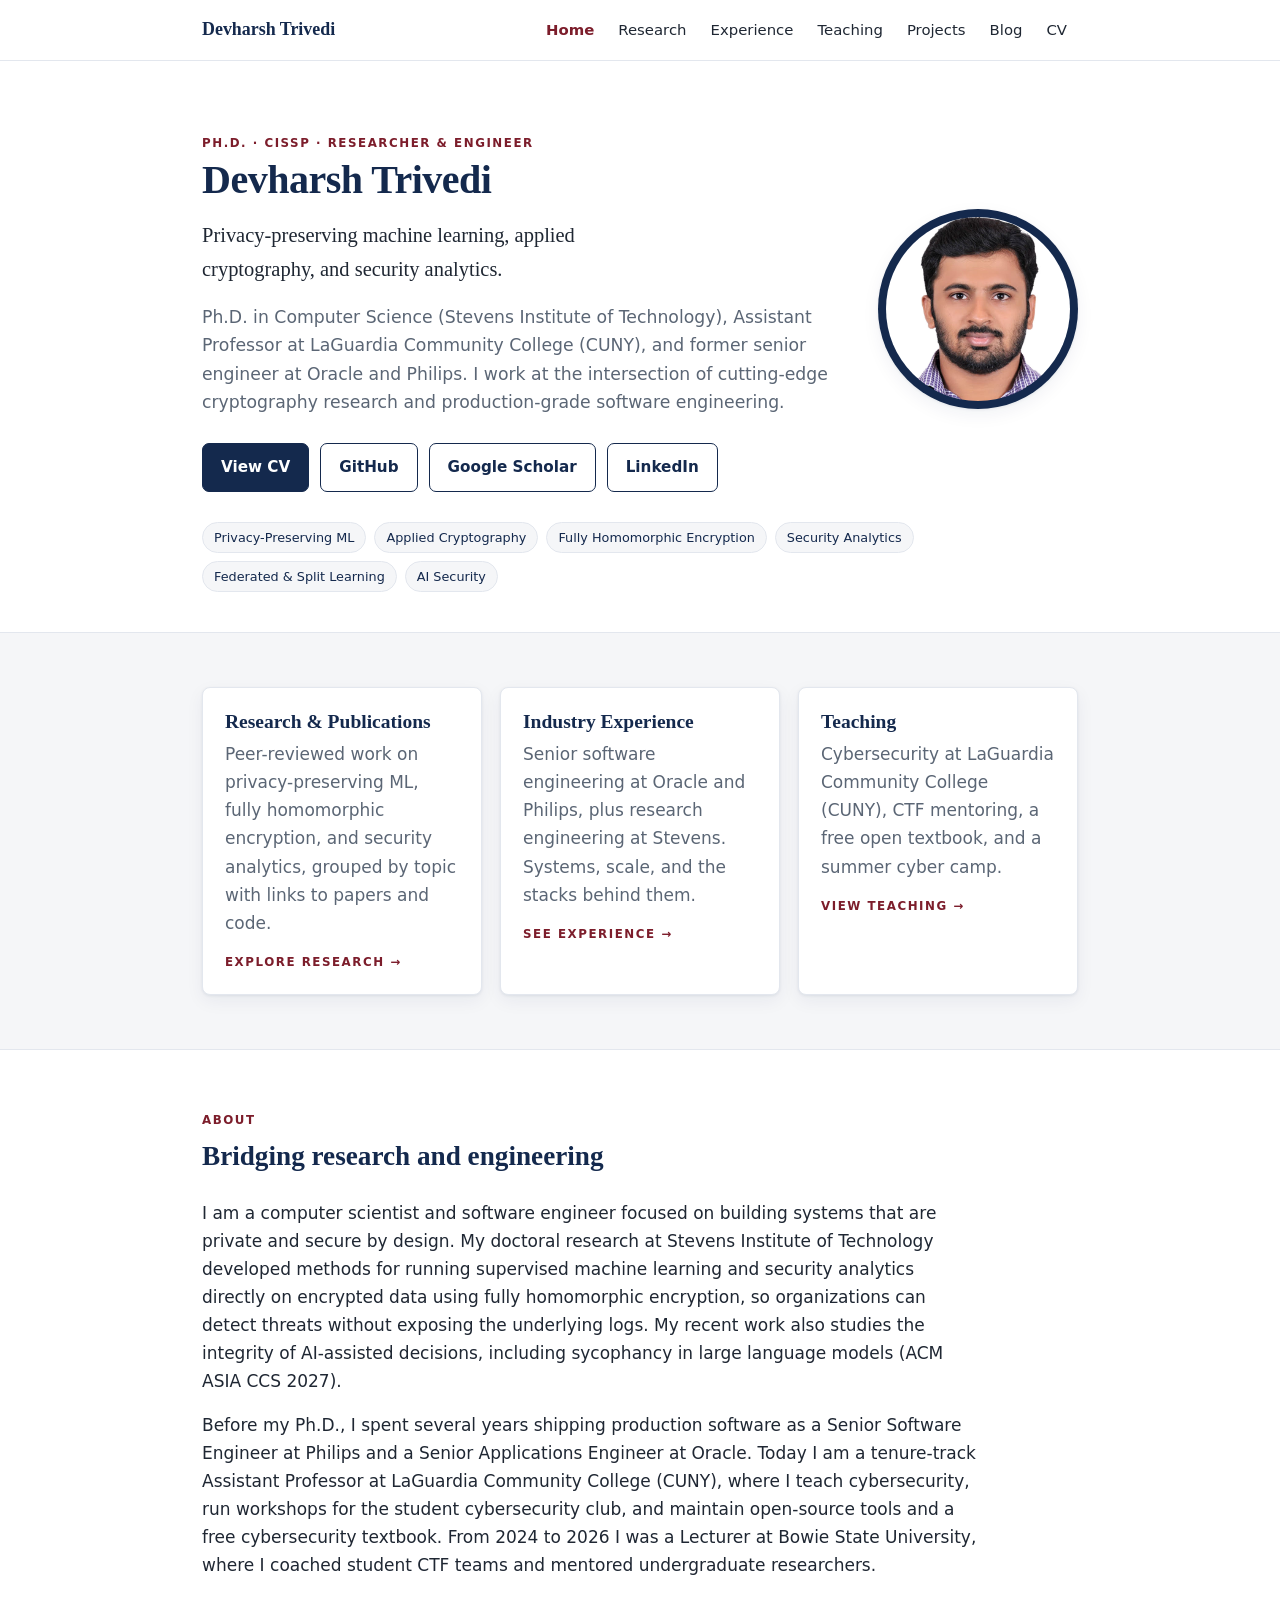
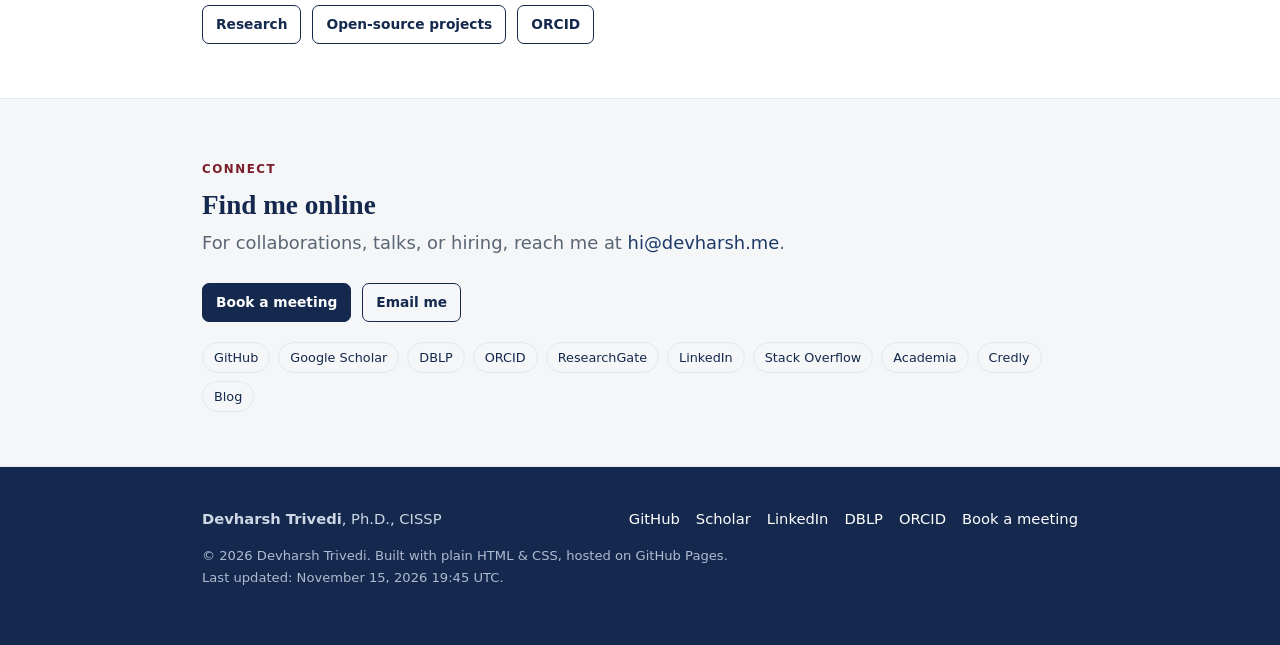
<file: index.html>
<!DOCTYPE html>
<html lang="en">
<head>
<meta charset="utf-8">
<meta name="viewport" content="width=device-width, initial-scale=1">
<title>Devharsh Trivedi - PhD, CISSP, Privacy &amp; Cryptography</title>
<meta name="description" content="Devharsh Trivedi, PhD, CISSP. Assistant Professor at LaGuardia Community College (CUNY), former Oracle and Philips engineer. Privacy-preserving ML, AI security.">
<link rel="canonical" href="https://www.devharsh.me/">
<link rel="stylesheet" href="assets/style.css">
<meta name="author" content="Devharsh Trivedi">
<meta name="robots" content="index,follow,max-image-preview:large,max-snippet:-1">
<meta name="theme-color" content="#14294d">
<meta property="og:type" content="profile">
<meta property="og:site_name" content="Devharsh Trivedi">
<meta property="og:title" content="Devharsh Trivedi - PhD, CISSP, Privacy &amp; Cryptography">
<meta property="og:description" content="Devharsh Trivedi, PhD, CISSP. Assistant Professor at LaGuardia Community College (CUNY), former Oracle and Philips engineer. Privacy-preserving ML, AI security.">
<meta property="og:url" content="https://www.devharsh.me/">
<meta property="og:image" content="https://www.devharsh.me/assets/profile.jpg">
<meta property="og:image:alt" content="Devharsh Trivedi">
<meta name="twitter:card" content="summary">
<meta name="twitter:title" content="Devharsh Trivedi - PhD, CISSP, Privacy &amp; Cryptography">
<meta name="twitter:description" content="Devharsh Trivedi, PhD, CISSP. Assistant Professor at LaGuardia Community College (CUNY), former Oracle and Philips engineer. Privacy-preserving ML, AI security.">
<meta name="twitter:image" content="https://www.devharsh.me/assets/profile.jpg">
<script type="application/ld+json">
{
  "@context": "https://schema.org",
  "@graph": [
    {
      "@type": "WebSite",
      "@id": "https://www.devharsh.me/#website",
      "url": "https://www.devharsh.me/",
      "name": "Devharsh Trivedi",
      "inLanguage": "en",
      "publisher": {
        "@id": "https://www.devharsh.me/#person"
      }
    },
    {
      "@type": "Person",
      "@id": "https://www.devharsh.me/#person",
      "name": "Devharsh Trivedi",
      "givenName": "Devharsh",
      "familyName": "Trivedi",
      "honorificSuffix": "Ph.D., CISSP",
      "description": "Computer scientist and software engineer specializing in privacy-preserving machine learning, applied cryptography, and security analytics. Assistant Professor at LaGuardia Community College (CUNY); former Senior Software Engineer at Philips and Senior Applications Engineer at Oracle.",
      "url": "https://www.devharsh.me/",
      "image": "https://www.devharsh.me/assets/profile.jpg",
      "email": "mailto:hi@devharsh.me",
      "jobTitle": "Assistant Professor",
      "worksFor": {
        "@type": "CollegeOrUniversity",
        "name": "LaGuardia Community College, City University of New York"
      },
      "alumniOf": [
        {
          "@type": "CollegeOrUniversity",
          "name": "Stevens Institute of Technology"
        },
        {
          "@type": "CollegeOrUniversity",
          "name": "Nirma Institute of Technology"
        },
        {
          "@type": "CollegeOrUniversity",
          "name": "Gandhinagar Institute of Technology"
        }
      ],
      "knowsAbout": [
        "Privacy-Preserving Machine Learning",
        "Applied Cryptography",
        "Fully Homomorphic Encryption",
        "Security Analytics",
        "Federated Learning",
        "Differential Privacy",
        "Cybersecurity"
      ],
      "identifier": {
        "@type": "PropertyValue",
        "propertyID": "ORCID",
        "value": "https://orcid.org/0000-0001-6374-7249"
      },
      "sameAs": [
        "https://github.com/devharsh",
        "https://scholar.google.com/citations?user=zxkRN_MAAAAJ",
        "https://dblp.org/pid/288/3509.html",
        "https://orcid.org/0000-0001-6374-7249",
        "https://www.researchgate.net/profile/Devharsh-Trivedi",
        "https://www.linkedin.com/in/devharsh/",
        "https://stackoverflow.com/users/4064166/devharsh-trivedi",
        "https://www.credly.com/users/devharsh-trivedi/badges",
        "https://stevens.academia.edu/devharsh",
        "https://blog.devharsh.me/",
        "https://com.puter.tips/"
      ]
    },
    {
      "@type": "WebPage",
      "@id": "https://www.devharsh.me/#webpage",
      "url": "https://www.devharsh.me/",
      "name": "Devharsh Trivedi - PhD, CISSP | Privacy-Preserving ML & Applied Cryptography",
      "isPartOf": {
        "@id": "https://www.devharsh.me/#website"
      },
      "about": {
        "@id": "https://www.devharsh.me/#person"
      },
      "inLanguage": "en",
      "description": "Devharsh Trivedi, Ph.D., CISSP. Assistant Professor at LaGuardia Community College (CUNY) and former senior engineer at Oracle and Philips. Research in privacy-preserving machine learning, applied cryptography, and security analytics."
    }
  ]
}
</script>
</head>
<body>
<a class="skip-link" href="#main">Skip to main content</a>

<!-- ===== NAV (shared across pages) ===== -->
<nav class="nav" aria-label="Primary">
  <div class="nav-inner">
    <a class="brand" href="index.html">Devharsh Trivedi</a>
    <div class="nav-links">
      <a href="index.html" class="active" aria-current="page">Home</a>
      <a href="research.html">Research</a>
      <a href="experience.html">Experience</a>
      <a href="teaching.html">Teaching</a>
      <a href="projects.html">Projects</a>
      <a href="blog.html">Blog</a>
      <a href="cv.html">CV</a>
    </div>
  </div>
</nav>

<main id="main">

<!-- ===== HERO ===== -->
<header class="hero">
  <div class="wrap">
    <div class="hero-grid">
      <div>
        <span class="eyebrow">Ph.D. &middot; CISSP &middot; Researcher &amp; Engineer</span>
        <h1>Devharsh Trivedi</h1>
        <p class="tagline">Privacy-preserving machine learning, applied cryptography, and security analytics.</p>
        <p class="pitch">Ph.D. in Computer Science (Stevens Institute of Technology), Assistant Professor at LaGuardia Community College (CUNY), and former senior engineer at Oracle and Philips. I work at the intersection of cutting-edge cryptography research and production-grade software engineering.</p>
        <div class="btns">
          <a class="btn btn-primary" href="cv.html">View CV</a>
          <a class="btn btn-ghost" href="https://github.com/devharsh" target="_blank" rel="noopener">GitHub</a>
          <a class="btn btn-ghost" href="https://scholar.google.com/citations?user=zxkRN_MAAAAJ" target="_blank" rel="noopener">Google Scholar</a>
          <a class="btn btn-ghost" href="https://www.linkedin.com/in/devharsh/" target="_blank" rel="noopener">LinkedIn</a>
        </div>
      </div>
      <div>
        <div class="avatar-photo" id="avatar">
          <img src="assets/profile.jpg" alt="Devharsh Trivedi" onerror="document.getElementById('avatar').classList.add('is-empty');">
          <span class="avatar-mono" aria-hidden="true">DT</span>
        </div>
      </div>
    </div>
    <div class="tags" style="margin-top:30px;">
      <span class="tag">Privacy-Preserving ML</span>
      <span class="tag">Applied Cryptography</span>
      <span class="tag">Fully Homomorphic Encryption</span>
      <span class="tag">Security Analytics</span>
      <span class="tag">Federated &amp; Split Learning</span>
      <span class="tag">AI Security</span>
    </div>
  </div>
</header>

<!-- ===== TWO AUDIENCES / ZONES ===== -->
<section class="band">
  <div class="wrap">
    <div class="grid grid-3">
      <a class="card" href="research.html" style="color:inherit;">
        <h3>Research &amp; Publications</h3>
        <p class="muted">Peer-reviewed work on privacy-preserving ML, fully homomorphic encryption, and security analytics, grouped by topic with links to papers and code.</p>
        <p class="eyebrow">Explore research &rarr;</p>
      </a>
      <a class="card" href="experience.html" style="color:inherit;">
        <h3>Industry Experience</h3>
        <p class="muted">Senior software engineering at Oracle and Philips, plus research engineering at Stevens. Systems, scale, and the stacks behind them.</p>
        <p class="eyebrow">See experience &rarr;</p>
      </a>
      <a class="card" href="teaching.html" style="color:inherit;">
        <h3>Teaching</h3>
        <p class="muted">Cybersecurity at LaGuardia Community College (CUNY), CTF mentoring, a free open textbook, and a summer cyber camp.</p>
        <p class="eyebrow">View teaching &rarr;</p>
      </a>
    </div>
  </div>
</section>

<!-- ===== ABOUT ===== -->
<section>
  <div class="wrap">
    <div class="section-head">
      <span class="kicker">About</span>
      <h2>Bridging research and engineering</h2>
    </div>
    <p>I am a computer scientist and software engineer focused on building systems that are private and secure by design. My doctoral research at Stevens Institute of Technology developed methods for running supervised machine learning and security analytics directly on encrypted data using fully homomorphic encryption, so organizations can detect threats without exposing the underlying logs. My recent work also studies the integrity of AI-assisted decisions, including sycophancy in large language models (ACM ASIA CCS 2027).</p>
    <p>Before my Ph.D., I spent several years shipping production software as a Senior Software Engineer at Philips and a Senior Applications Engineer at Oracle. Today I am a tenure-track Assistant Professor at LaGuardia Community College (CUNY), where I teach cybersecurity, run workshops for the student cybersecurity club, and maintain open-source tools and a free cybersecurity textbook. From 2024 to 2026 I was a Lecturer at Bowie State University, where I coached student CTF teams and mentored undergraduate researchers.</p>
    <div class="btns">
      <a class="btn btn-ghost btn-sm" href="research.html">Research</a>
      <a class="btn btn-ghost btn-sm" href="projects.html">Open-source projects</a>
      <a class="btn btn-ghost btn-sm" href="https://orcid.org/0000-0001-6374-7249" target="_blank" rel="noopener">ORCID</a>
    </div>
  </div>
</section>

<!-- ===== CONNECT ===== -->
<section class="band">
  <div class="wrap">
    <div class="section-head">
      <span class="kicker">Connect</span>
      <h2>Find me online</h2>
      <p class="lede">For collaborations, talks, or hiring, reach me at <a href="mailto:hi@devharsh.me">hi@devharsh.me</a>.</p>
    </div>
    <div class="btns" style="margin-bottom:20px;">
      <a class="btn btn-primary btn-sm" href="https://blog.devharsh.me/p/book-meeting.html" target="_blank" rel="noopener">Book a meeting</a>
      <a class="btn btn-ghost btn-sm" href="mailto:hi@devharsh.me">Email me</a>
    </div>
    <div class="tags">
      <a class="tag" href="https://github.com/devharsh" target="_blank" rel="noopener">GitHub</a>
      <a class="tag" href="https://scholar.google.com/citations?user=zxkRN_MAAAAJ" target="_blank" rel="noopener">Google Scholar</a>
      <a class="tag" href="https://dblp.org/pid/288/3509.html" target="_blank" rel="noopener">DBLP</a>
      <a class="tag" href="https://orcid.org/0000-0001-6374-7249" target="_blank" rel="noopener">ORCID</a>
      <a class="tag" href="https://www.researchgate.net/profile/Devharsh-Trivedi" target="_blank" rel="noopener">ResearchGate</a>
      <a class="tag" href="https://www.linkedin.com/in/devharsh/" target="_blank" rel="noopener">LinkedIn</a>
      <a class="tag" href="https://stackoverflow.com/users/4064166/devharsh-trivedi" target="_blank" rel="noopener">Stack Overflow</a>
      <a class="tag" href="https://stevens.academia.edu/devharsh" target="_blank" rel="noopener">Academia</a>
      <a class="tag" href="https://www.credly.com/users/devharsh-trivedi/badges" target="_blank" rel="noopener">Credly</a>
      <a class="tag" href="https://blog.devharsh.me/" target="_blank" rel="noopener">Blog</a>
    </div>
  </div>
</section>

<!-- ===== FOOTER (shared across pages) ===== -->
</main>

<footer>
  <div class="wrap">
    <div class="foot-grid">
      <div>
        <strong>Devharsh Trivedi</strong>, Ph.D., CISSP
      </div>
      <div class="foot-links">
        <a href="https://github.com/devharsh" target="_blank" rel="noopener">GitHub</a>
        <a href="https://scholar.google.com/citations?user=zxkRN_MAAAAJ" target="_blank" rel="noopener">Scholar</a>
        <a href="https://www.linkedin.com/in/devharsh/" target="_blank" rel="noopener">LinkedIn</a>
        <a href="https://dblp.org/pid/288/3509.html" target="_blank" rel="noopener">DBLP</a>
        <a href="https://orcid.org/0000-0001-6374-7249" target="_blank" rel="noopener">ORCID</a>
        <a href="https://blog.devharsh.me/p/book-meeting.html" target="_blank" rel="noopener">Book a meeting</a>
      </div>
    </div>
    <p class="foot-note">&copy; <span id="yr">2026</span> Devharsh Trivedi. Built with plain HTML &amp; CSS, hosted on GitHub Pages.<br>Last updated: November 15, 2026 19:45 UTC.</p>
  </div>
</footer>
<script>document.getElementById('yr').textContent=new Date().getFullYear();</script>
</body>
</html>
</file>
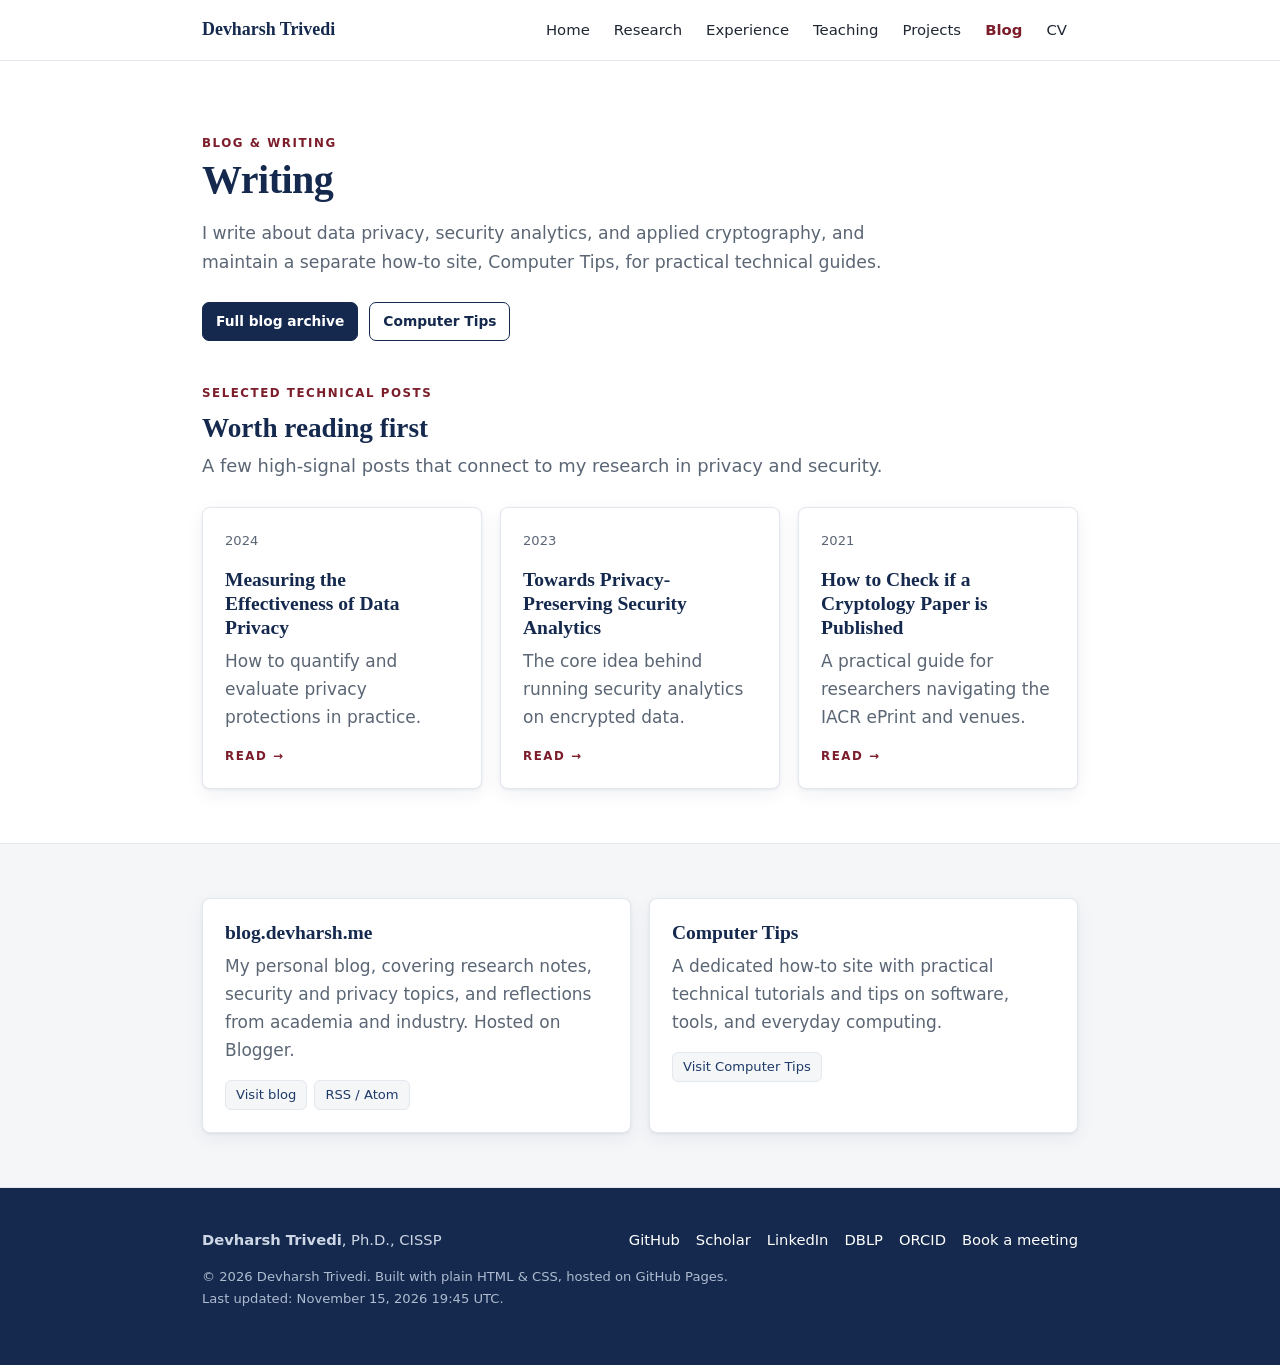
<file: blog.html>
<!DOCTYPE html>
<html lang="en">
<head>
<meta charset="utf-8">
<meta name="viewport" content="width=device-width, initial-scale=1">
<title>Blog &amp; Writing - Devharsh Trivedi</title>
<meta name="description" content="Technical writing by Devharsh Trivedi on data privacy, security analytics, and applied cryptography, plus the Computer Tips how-to site.">
<link rel="canonical" href="https://www.devharsh.me/blog.html">
<link rel="stylesheet" href="assets/style.css">
<meta name="author" content="Devharsh Trivedi">
<meta name="robots" content="index,follow,max-image-preview:large,max-snippet:-1">
<meta name="theme-color" content="#14294d">
<meta property="og:type" content="website">
<meta property="og:site_name" content="Devharsh Trivedi">
<meta property="og:title" content="Blog &amp; Writing - Devharsh Trivedi">
<meta property="og:description" content="Technical writing by Devharsh Trivedi on data privacy, security analytics, and applied cryptography, plus the Computer Tips how-to site.">
<meta property="og:url" content="https://www.devharsh.me/blog.html">
<meta property="og:image" content="https://www.devharsh.me/assets/profile.jpg">
<meta property="og:image:alt" content="Devharsh Trivedi">
<meta name="twitter:card" content="summary">
<meta name="twitter:title" content="Blog &amp; Writing - Devharsh Trivedi">
<meta name="twitter:description" content="Technical writing by Devharsh Trivedi on data privacy, security analytics, and applied cryptography, plus the Computer Tips how-to site.">
<meta name="twitter:image" content="https://www.devharsh.me/assets/profile.jpg">
<script type="application/ld+json">
{
  "@context": "https://schema.org",
  "@graph": [
    {
      "@type": "WebSite",
      "@id": "https://www.devharsh.me/#website",
      "url": "https://www.devharsh.me/",
      "name": "Devharsh Trivedi",
      "inLanguage": "en",
      "publisher": {
        "@id": "https://www.devharsh.me/#person"
      }
    },
    {
      "@type": "Person",
      "@id": "https://www.devharsh.me/#person",
      "name": "Devharsh Trivedi",
      "givenName": "Devharsh",
      "familyName": "Trivedi",
      "honorificSuffix": "Ph.D., CISSP",
      "description": "Computer scientist and software engineer specializing in privacy-preserving machine learning, applied cryptography, and security analytics. Assistant Professor at LaGuardia Community College (CUNY); former Senior Software Engineer at Philips and Senior Applications Engineer at Oracle.",
      "url": "https://www.devharsh.me/",
      "image": "https://www.devharsh.me/assets/profile.jpg",
      "email": "mailto:hi@devharsh.me",
      "jobTitle": "Assistant Professor",
      "worksFor": {
        "@type": "CollegeOrUniversity",
        "name": "LaGuardia Community College, City University of New York"
      },
      "alumniOf": [
        {
          "@type": "CollegeOrUniversity",
          "name": "Stevens Institute of Technology"
        },
        {
          "@type": "CollegeOrUniversity",
          "name": "Nirma Institute of Technology"
        },
        {
          "@type": "CollegeOrUniversity",
          "name": "Gandhinagar Institute of Technology"
        }
      ],
      "knowsAbout": [
        "Privacy-Preserving Machine Learning",
        "Applied Cryptography",
        "Fully Homomorphic Encryption",
        "Security Analytics",
        "Federated Learning",
        "Differential Privacy",
        "Cybersecurity"
      ],
      "identifier": {
        "@type": "PropertyValue",
        "propertyID": "ORCID",
        "value": "https://orcid.org/0000-0001-6374-7249"
      },
      "sameAs": [
        "https://github.com/devharsh",
        "https://scholar.google.com/citations?user=zxkRN_MAAAAJ",
        "https://dblp.org/pid/288/3509.html",
        "https://orcid.org/0000-0001-6374-7249",
        "https://www.researchgate.net/profile/Devharsh-Trivedi",
        "https://www.linkedin.com/in/devharsh/",
        "https://stackoverflow.com/users/4064166/devharsh-trivedi",
        "https://www.credly.com/users/devharsh-trivedi/badges",
        "https://stevens.academia.edu/devharsh",
        "https://blog.devharsh.me/",
        "https://com.puter.tips/"
      ]
    },
    {
      "@type": "WebPage",
      "@id": "https://www.devharsh.me/blog.html#webpage",
      "url": "https://www.devharsh.me/blog.html",
      "name": "Blog & Writing - Devharsh Trivedi",
      "isPartOf": {
        "@id": "https://www.devharsh.me/#website"
      },
      "about": {
        "@id": "https://www.devharsh.me/#person"
      },
      "inLanguage": "en",
      "description": "Technical writing by Devharsh Trivedi on data privacy, security analytics, and applied cryptography, plus the Computer Tips how-to site."
    }
  ]
}
</script>
</head>
<body>
<a class="skip-link" href="#main">Skip to main content</a>

<nav class="nav" aria-label="Primary">
  <div class="nav-inner">
    <a class="brand" href="index.html">Devharsh Trivedi</a>
    <div class="nav-links">
      <a href="index.html">Home</a>
      <a href="research.html">Research</a>
      <a href="experience.html">Experience</a>
      <a href="teaching.html">Teaching</a>
      <a href="projects.html">Projects</a>
      <a href="blog.html" class="active" aria-current="page">Blog</a>
      <a href="cv.html">CV</a>
    </div>
  </div>
</nav>

<main id="main">

<header class="hero" style="padding-bottom:18px;">
  <div class="wrap">
    <span class="eyebrow">Blog &amp; Writing</span>
    <h1>Writing</h1>
    <p class="pitch">I write about data privacy, security analytics, and applied cryptography, and maintain a separate how-to site, Computer Tips, for practical technical guides.</p>
    <div class="btns">
      <a class="btn btn-primary btn-sm" href="https://blog.devharsh.me/" target="_blank" rel="noopener">Full blog archive</a>
      <a class="btn btn-ghost btn-sm" href="https://com.puter.tips/" target="_blank" rel="noopener">Computer Tips</a>
    </div>
  </div>
</header>

<!-- Featured technical posts -->
<section style="padding-top:18px;">
  <div class="wrap">
    <div class="section-head">
      <span class="kicker">Selected Technical Posts</span>
      <h2>Worth reading first</h2>
      <p class="lede">A few high-signal posts that connect to my research in privacy and security.</p>
    </div>
    <div class="grid grid-3">
      <a class="card" href="https://blog.devharsh.me/2024/03/how-to-measure-effectiveness-of-data.html" target="_blank" rel="noopener" style="color:inherit;">
        <p class="meta">2024</p>
        <h3>Measuring the Effectiveness of Data Privacy</h3>
        <p class="muted">How to quantify and evaluate privacy protections in practice.</p>
        <p class="eyebrow">Read &rarr;</p>
      </a>
      <a class="card" href="https://blog.devharsh.me/2023/04/towards-privacy-preserving-security.html" target="_blank" rel="noopener" style="color:inherit;">
        <p class="meta">2023</p>
        <h3>Towards Privacy-Preserving Security Analytics</h3>
        <p class="muted">The core idea behind running security analytics on encrypted data.</p>
        <p class="eyebrow">Read &rarr;</p>
      </a>
      <a class="card" href="https://blog.devharsh.me/2021/05/how-to-check-if-cryptology-paper-is.html" target="_blank" rel="noopener" style="color:inherit;">
        <p class="meta">2021</p>
        <h3>How to Check if a Cryptology Paper is Published</h3>
        <p class="muted">A practical guide for researchers navigating the IACR ePrint and venues.</p>
        <p class="eyebrow">Read &rarr;</p>
      </a>
    </div>
  </div>
</section>

<!-- Two properties -->
<section class="band">
  <div class="wrap">
    <div class="grid grid-2">
      <div class="card">
        <h3>blog.devharsh.me</h3>
        <p class="muted">My personal blog, covering research notes, security and privacy topics, and reflections from academia and industry. Hosted on Blogger.</p>
        <div class="pub" style="border:none;padding:0;"><div class="links"><a href="https://blog.devharsh.me/" target="_blank" rel="noopener">Visit blog</a><a href="https://blog.devharsh.me/feeds/posts/default" target="_blank" rel="noopener">RSS / Atom</a></div></div>
      </div>
      <div class="card">
        <h3>Computer Tips</h3>
        <p class="muted">A dedicated how-to site with practical technical tutorials and tips on software, tools, and everyday computing.</p>
        <div class="pub" style="border:none;padding:0;"><div class="links"><a href="https://com.puter.tips/" target="_blank" rel="noopener">Visit Computer Tips</a></div></div>
      </div>
    </div>
  </div>
</section>

</main>

<footer>
  <div class="wrap">
    <div class="foot-grid">
      <div>
        <strong>Devharsh Trivedi</strong>, Ph.D., CISSP
      </div>
      <div class="foot-links">
        <a href="https://github.com/devharsh" target="_blank" rel="noopener">GitHub</a>
        <a href="https://scholar.google.com/citations?user=zxkRN_MAAAAJ" target="_blank" rel="noopener">Scholar</a>
        <a href="https://www.linkedin.com/in/devharsh/" target="_blank" rel="noopener">LinkedIn</a>
        <a href="https://dblp.org/pid/288/3509.html" target="_blank" rel="noopener">DBLP</a>
        <a href="https://orcid.org/0000-0001-6374-7249" target="_blank" rel="noopener">ORCID</a>
        <a href="https://blog.devharsh.me/p/book-meeting.html" target="_blank" rel="noopener">Book a meeting</a>
      </div>
    </div>
    <p class="foot-note">&copy; <span id="yr">2026</span> Devharsh Trivedi. Built with plain HTML &amp; CSS, hosted on GitHub Pages.<br>Last updated: November 15, 2026 19:45 UTC.</p>
  </div>
</footer>
<script>document.getElementById('yr').textContent=new Date().getFullYear();</script>
</body>
</html>
</file>
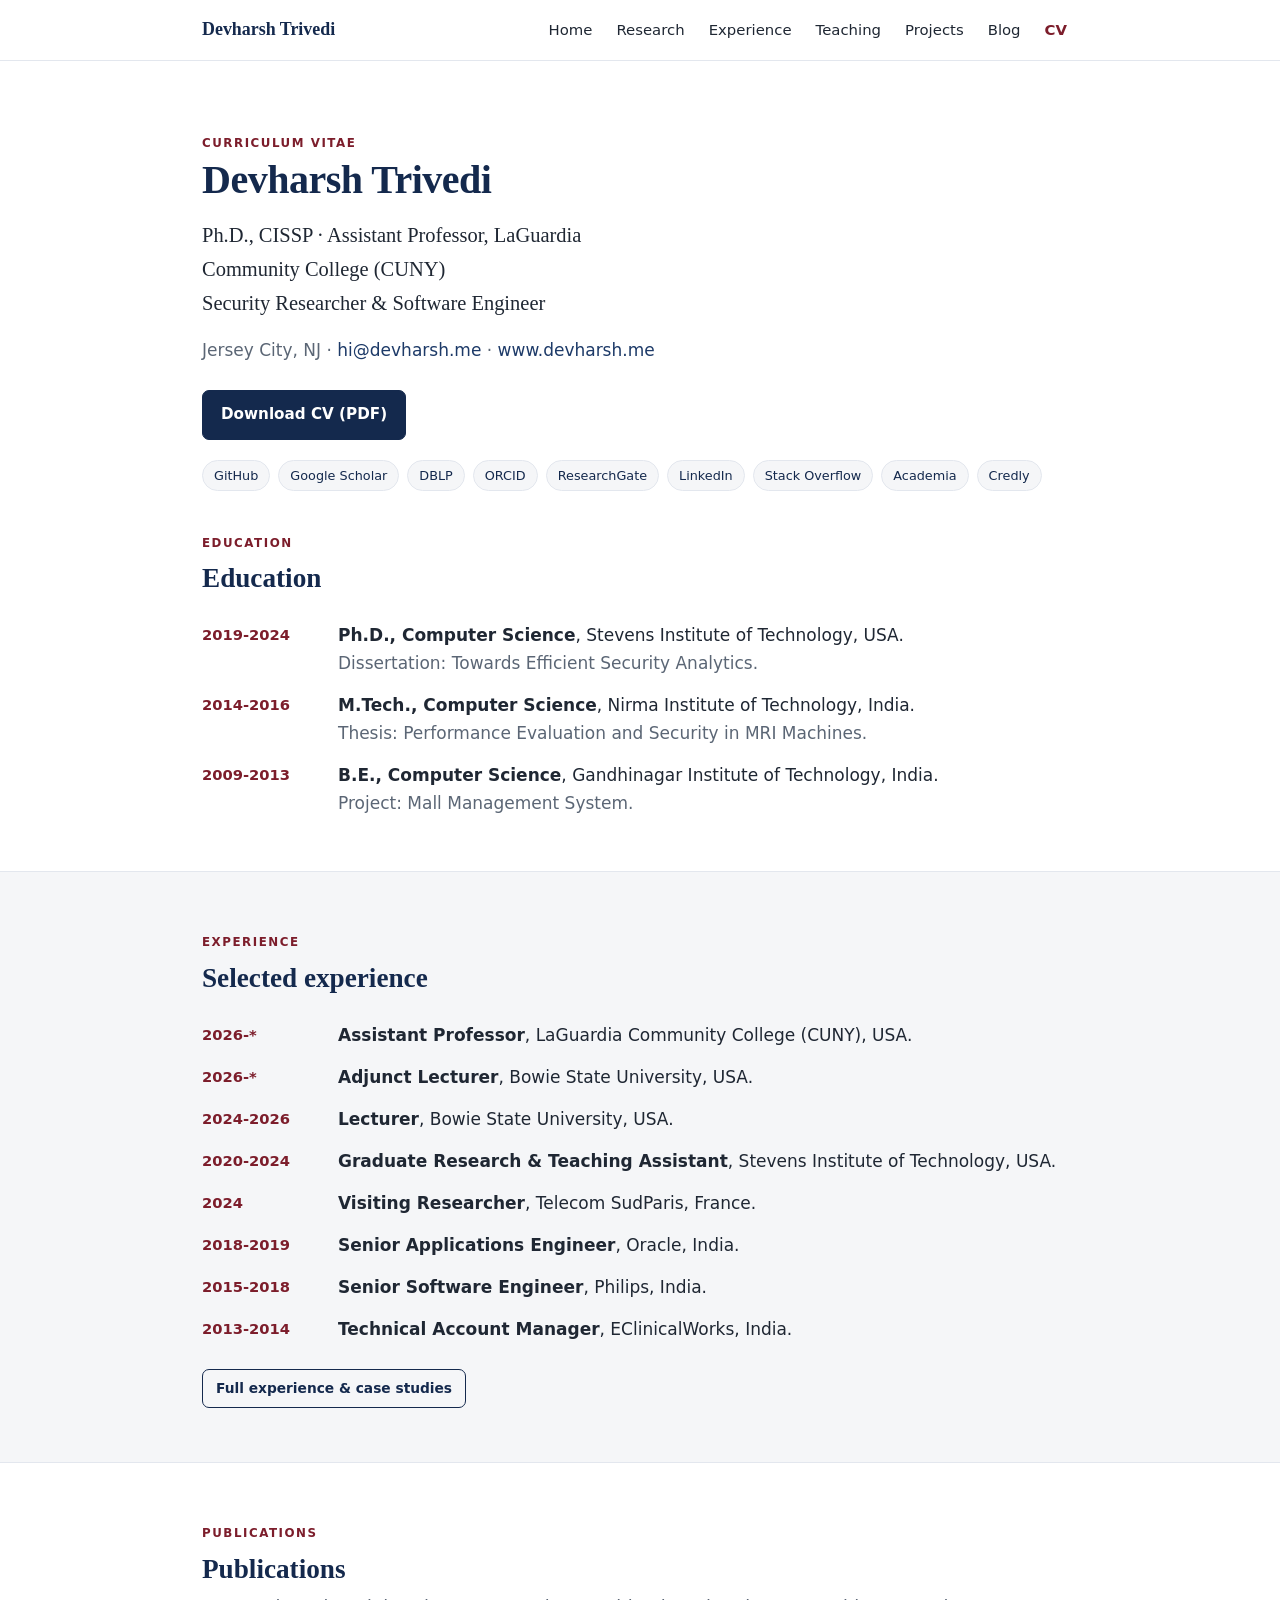
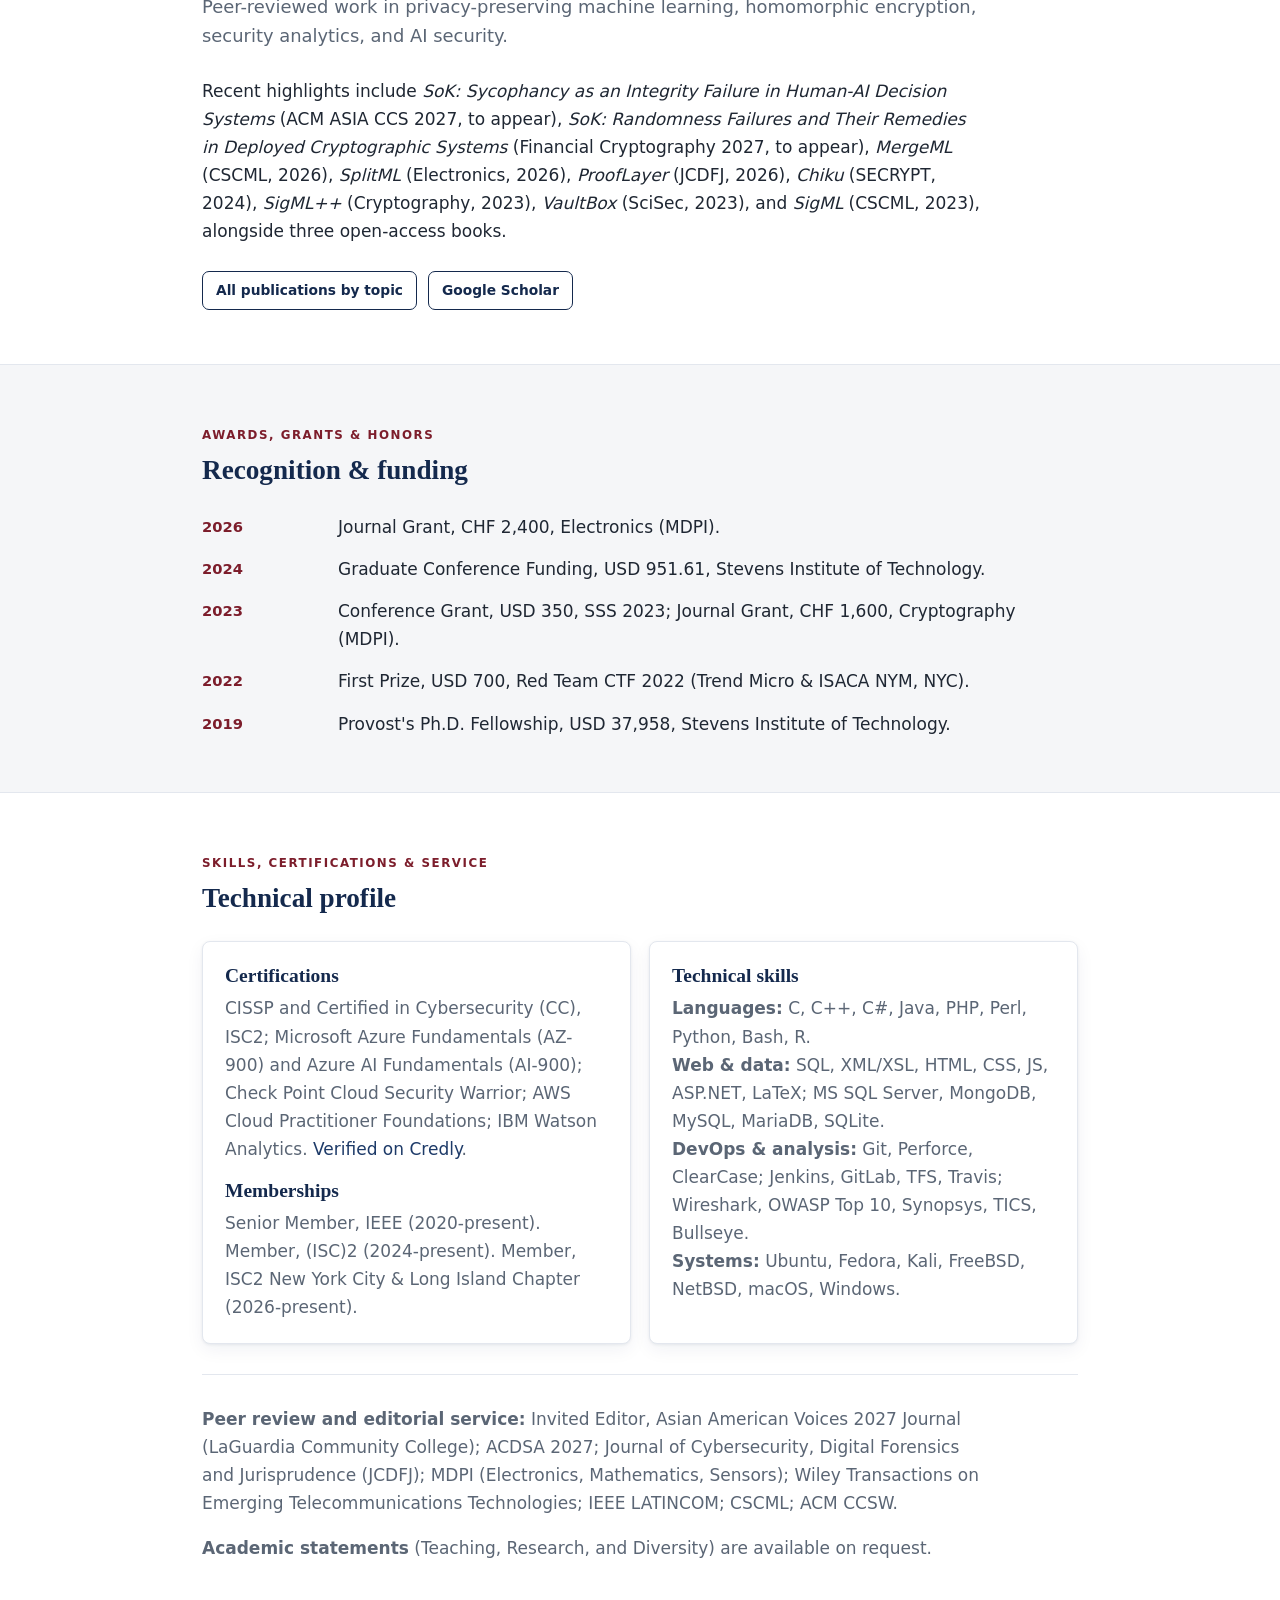
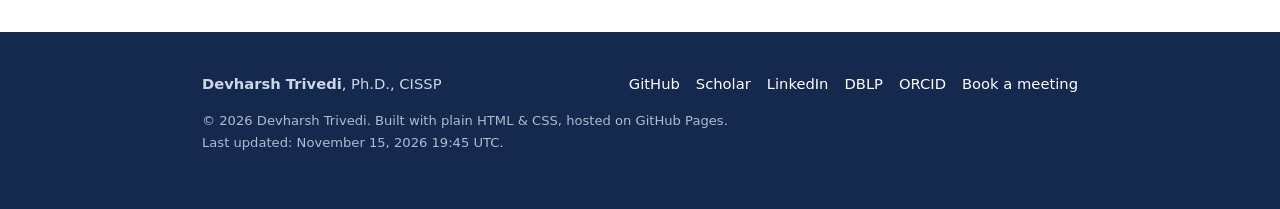
<file: cv.html>
<!DOCTYPE html>
<html lang="en">
<head>
<meta charset="utf-8">
<meta name="viewport" content="width=device-width, initial-scale=1">
<title>CV - Devharsh Trivedi, Ph.D., CISSP</title>
<meta name="description" content="Curriculum vitae of Devharsh Trivedi, Ph.D., CISSP: education, experience, publications, awards and grants, certifications, and technical skills. Download the full PDF.">
<link rel="canonical" href="https://www.devharsh.me/cv.html">
<link rel="stylesheet" href="assets/style.css">
<meta name="author" content="Devharsh Trivedi">
<meta name="robots" content="index,follow,max-image-preview:large,max-snippet:-1">
<meta name="theme-color" content="#14294d">
<meta property="og:type" content="website">
<meta property="og:site_name" content="Devharsh Trivedi">
<meta property="og:title" content="CV - Devharsh Trivedi, Ph.D., CISSP">
<meta property="og:description" content="Curriculum vitae of Devharsh Trivedi, Ph.D., CISSP: education, experience, publications, awards and grants, certifications, and technical skills. Download the full PDF.">
<meta property="og:url" content="https://www.devharsh.me/cv.html">
<meta property="og:image" content="https://www.devharsh.me/assets/profile.jpg">
<meta property="og:image:alt" content="Devharsh Trivedi">
<meta name="twitter:card" content="summary">
<meta name="twitter:title" content="CV - Devharsh Trivedi, Ph.D., CISSP">
<meta name="twitter:description" content="Curriculum vitae of Devharsh Trivedi, Ph.D., CISSP: education, experience, publications, awards and grants, certifications, and technical skills. Download the full PDF.">
<meta name="twitter:image" content="https://www.devharsh.me/assets/profile.jpg">
<script type="application/ld+json">
{
  "@context": "https://schema.org",
  "@graph": [
    {
      "@type": "WebSite",
      "@id": "https://www.devharsh.me/#website",
      "url": "https://www.devharsh.me/",
      "name": "Devharsh Trivedi",
      "inLanguage": "en",
      "publisher": {
        "@id": "https://www.devharsh.me/#person"
      }
    },
    {
      "@type": "Person",
      "@id": "https://www.devharsh.me/#person",
      "name": "Devharsh Trivedi",
      "givenName": "Devharsh",
      "familyName": "Trivedi",
      "honorificSuffix": "Ph.D., CISSP",
      "description": "Computer scientist and software engineer specializing in privacy-preserving machine learning, applied cryptography, and security analytics. Assistant Professor at LaGuardia Community College (CUNY); former Senior Software Engineer at Philips and Senior Applications Engineer at Oracle.",
      "url": "https://www.devharsh.me/",
      "image": "https://www.devharsh.me/assets/profile.jpg",
      "email": "mailto:hi@devharsh.me",
      "jobTitle": "Assistant Professor",
      "worksFor": {
        "@type": "CollegeOrUniversity",
        "name": "LaGuardia Community College, City University of New York"
      },
      "alumniOf": [
        {
          "@type": "CollegeOrUniversity",
          "name": "Stevens Institute of Technology"
        },
        {
          "@type": "CollegeOrUniversity",
          "name": "Nirma Institute of Technology"
        },
        {
          "@type": "CollegeOrUniversity",
          "name": "Gandhinagar Institute of Technology"
        }
      ],
      "knowsAbout": [
        "Privacy-Preserving Machine Learning",
        "Applied Cryptography",
        "Fully Homomorphic Encryption",
        "Security Analytics",
        "Federated Learning",
        "Differential Privacy",
        "Cybersecurity"
      ],
      "identifier": {
        "@type": "PropertyValue",
        "propertyID": "ORCID",
        "value": "https://orcid.org/0000-0001-6374-7249"
      },
      "sameAs": [
        "https://github.com/devharsh",
        "https://scholar.google.com/citations?user=zxkRN_MAAAAJ",
        "https://dblp.org/pid/288/3509.html",
        "https://orcid.org/0000-0001-6374-7249",
        "https://www.researchgate.net/profile/Devharsh-Trivedi",
        "https://www.linkedin.com/in/devharsh/",
        "https://stackoverflow.com/users/4064166/devharsh-trivedi",
        "https://www.credly.com/users/devharsh-trivedi/badges",
        "https://stevens.academia.edu/devharsh",
        "https://blog.devharsh.me/",
        "https://com.puter.tips/"
      ]
    },
    {
      "@type": "WebPage",
      "@id": "https://www.devharsh.me/cv.html#webpage",
      "url": "https://www.devharsh.me/cv.html",
      "name": "CV - Devharsh Trivedi, Ph.D., CISSP",
      "isPartOf": {
        "@id": "https://www.devharsh.me/#website"
      },
      "about": {
        "@id": "https://www.devharsh.me/#person"
      },
      "inLanguage": "en",
      "description": "Curriculum vitae of Devharsh Trivedi, Ph.D., CISSP: education, experience, publications, awards and grants, certifications, and technical skills. Download the full PDF."
    }
  ]
}
</script>
</head>
<body>
<a class="skip-link" href="#main">Skip to main content</a>

<nav class="nav" aria-label="Primary">
  <div class="nav-inner">
    <a class="brand" href="index.html">Devharsh Trivedi</a>
    <div class="nav-links">
      <a href="index.html">Home</a>
      <a href="research.html">Research</a>
      <a href="experience.html">Experience</a>
      <a href="teaching.html">Teaching</a>
      <a href="projects.html">Projects</a>
      <a href="blog.html">Blog</a>
      <a href="cv.html" class="active" aria-current="page">CV</a>
    </div>
  </div>
</nav>

<main id="main">

<header class="hero" style="padding-bottom:18px;">
  <div class="wrap">
    <span class="eyebrow">Curriculum Vitae</span>
    <h1>Devharsh Trivedi</h1>
    <p class="tagline">Ph.D., CISSP &middot; Assistant Professor, LaGuardia Community College (CUNY)<br>Security Researcher &amp; Software Engineer</p>
    <p class="muted">Jersey City, NJ &middot; <a href="mailto:hi@devharsh.me">hi@devharsh.me</a> &middot; <a href="https://www.devharsh.me/">www.devharsh.me</a></p>
    <div class="btns">
      <a class="btn btn-primary" href="assets/Devharsh_Trivedi_CV.pdf" target="_blank" rel="noopener">Download CV (PDF)</a>
    </div>
    <div class="tags" style="margin-top:20px;">
      <a class="tag" href="https://github.com/devharsh" target="_blank" rel="noopener">GitHub</a>
      <a class="tag" href="https://scholar.google.com/citations?user=zxkRN_MAAAAJ" target="_blank" rel="noopener">Google Scholar</a>
      <a class="tag" href="https://dblp.org/pid/288/3509.html" target="_blank" rel="noopener">DBLP</a>
      <a class="tag" href="https://orcid.org/0000-0001-6374-7249" target="_blank" rel="noopener">ORCID</a>
      <a class="tag" href="https://www.researchgate.net/profile/Devharsh-Trivedi" target="_blank" rel="noopener">ResearchGate</a>
      <a class="tag" href="https://www.linkedin.com/in/devharsh/" target="_blank" rel="noopener">LinkedIn</a>
      <a class="tag" href="https://stackoverflow.com/users/4064166/devharsh-trivedi" target="_blank" rel="noopener">Stack Overflow</a>
      <a class="tag" href="https://stevens.academia.edu/devharsh" target="_blank" rel="noopener">Academia</a>
      <a class="tag" href="https://www.credly.com/users/devharsh-trivedi/badges" target="_blank" rel="noopener">Credly</a>
    </div>
  </div>
</header>

<!-- Education -->
<section style="padding-top:18px;">
  <div class="wrap">
    <div class="section-head"><span class="kicker">Education</span><h2>Education</h2></div>
    <div class="deflist">
      <div class="defrow"><div class="yr">2019-2024</div><div><strong>Ph.D., Computer Science</strong>, Stevens Institute of Technology, USA.<br><span class="muted">Dissertation: Towards Efficient Security Analytics.</span></div></div>
      <div class="defrow"><div class="yr">2014-2016</div><div><strong>M.Tech., Computer Science</strong>, Nirma Institute of Technology, India.<br><span class="muted">Thesis: Performance Evaluation and Security in MRI Machines.</span></div></div>
      <div class="defrow"><div class="yr">2009-2013</div><div><strong>B.E., Computer Science</strong>, Gandhinagar Institute of Technology, India.<br><span class="muted">Project: Mall Management System.</span></div></div>
    </div>
  </div>
</section>

<!-- Experience -->
<section class="band">
  <div class="wrap">
    <div class="section-head"><span class="kicker">Experience</span><h2>Selected experience</h2></div>
    <div class="deflist">
      <div class="defrow"><div class="yr">2026-*</div><div><strong>Assistant Professor</strong>, LaGuardia Community College (CUNY), USA.</div></div>
      <div class="defrow"><div class="yr">2026-*</div><div><strong>Adjunct Lecturer</strong>, Bowie State University, USA.</div></div>
      <div class="defrow"><div class="yr">2024-2026</div><div><strong>Lecturer</strong>, Bowie State University, USA.</div></div>
      <div class="defrow"><div class="yr">2020-2024</div><div><strong>Graduate Research &amp; Teaching Assistant</strong>, Stevens Institute of Technology, USA.</div></div>
      <div class="defrow"><div class="yr">2024</div><div><strong>Visiting Researcher</strong>, Telecom SudParis, France.</div></div>
      <div class="defrow"><div class="yr">2018-2019</div><div><strong>Senior Applications Engineer</strong>, Oracle, India.</div></div>
      <div class="defrow"><div class="yr">2015-2018</div><div><strong>Senior Software Engineer</strong>, Philips, India.</div></div>
      <div class="defrow"><div class="yr">2013-2014</div><div><strong>Technical Account Manager</strong>, EClinicalWorks, India.</div></div>
    </div>
    <div class="btns"><a class="btn btn-ghost btn-sm" href="experience.html">Full experience &amp; case studies</a></div>
  </div>
</section>

<!-- Publications -->
<section>
  <div class="wrap">
    <div class="section-head"><span class="kicker">Publications</span><h2>Publications</h2><p class="lede">Peer-reviewed work in privacy-preserving machine learning, homomorphic encryption, security analytics, and AI security.</p></div>
    <p>Recent highlights include <em>SoK: Sycophancy as an Integrity Failure in Human-AI Decision Systems</em> (ACM ASIA CCS 2027, to appear), <em>SoK: Randomness Failures and Their Remedies in Deployed Cryptographic Systems</em> (Financial Cryptography 2027, to appear), <em>MergeML</em> (CSCML, 2026), <em>SplitML</em> (Electronics, 2026), <em>ProofLayer</em> (JCDFJ, 2026), <em>Chiku</em> (SECRYPT, 2024), <em>SigML++</em> (Cryptography, 2023), <em>VaultBox</em> (SciSec, 2023), and <em>SigML</em> (CSCML, 2023), alongside three open-access books.</p>
    <div class="btns">
      <a class="btn btn-ghost btn-sm" href="research.html">All publications by topic</a>
      <a class="btn btn-ghost btn-sm" href="https://scholar.google.com/citations?user=zxkRN_MAAAAJ" target="_blank" rel="noopener">Google Scholar</a>
    </div>
  </div>
</section>

<!-- Awards -->
<section class="band">
  <div class="wrap">
    <div class="section-head"><span class="kicker">Awards, Grants &amp; Honors</span><h2>Recognition &amp; funding</h2></div>
    <div class="deflist">
      <div class="defrow"><div class="yr">2026</div><div>Journal Grant, CHF 2,400, Electronics (MDPI).</div></div>
      <div class="defrow"><div class="yr">2024</div><div>Graduate Conference Funding, USD 951.61, Stevens Institute of Technology.</div></div>
      <div class="defrow"><div class="yr">2023</div><div>Conference Grant, USD 350, SSS 2023; Journal Grant, CHF 1,600, Cryptography (MDPI).</div></div>
      <div class="defrow"><div class="yr">2022</div><div>First Prize, USD 700, Red Team CTF 2022 (Trend Micro &amp; ISACA NYM, NYC).</div></div>
      <div class="defrow"><div class="yr">2019</div><div>Provost's Ph.D. Fellowship, USD 37,958, Stevens Institute of Technology.</div></div>
    </div>
  </div>
</section>

<!-- Skills & service -->
<section>
  <div class="wrap">
    <div class="section-head"><span class="kicker">Skills, Certifications &amp; Service</span><h2>Technical profile</h2></div>
    <div class="grid grid-2">
      <div class="card">
        <h3>Certifications</h3>
        <p class="muted">CISSP and Certified in Cybersecurity (CC), ISC2; Microsoft Azure Fundamentals (AZ-900) and Azure AI Fundamentals (AI-900); Check Point Cloud Security Warrior; AWS Cloud Practitioner Foundations; IBM Watson Analytics. <a href="https://www.credly.com/users/devharsh-trivedi/badges" target="_blank" rel="noopener">Verified on Credly</a>.</p>
        <h3 style="margin-top:14px;">Memberships</h3>
        <p class="muted">Senior Member, IEEE (2020-present). Member, (ISC)2 (2024-present). Member, ISC2 New York City &amp; Long Island Chapter (2026-present).</p>
      </div>
      <div class="card">
        <h3>Technical skills</h3>
        <p class="muted"><strong>Languages:</strong> C, C++, C#, Java, PHP, Perl, Python, Bash, R.<br>
        <strong>Web &amp; data:</strong> SQL, XML/XSL, HTML, CSS, JS, ASP.NET, LaTeX; MS SQL Server, MongoDB, MySQL, MariaDB, SQLite.<br>
        <strong>DevOps &amp; analysis:</strong> Git, Perforce, ClearCase; Jenkins, GitLab, TFS, Travis; Wireshark, OWASP Top 10, Synopsys, TICS, Bullseye.<br>
        <strong>Systems:</strong> Ubuntu, Fedora, Kali, FreeBSD, NetBSD, macOS, Windows.</p>
      </div>
    </div>
    <hr class="rule">
    <p class="muted"><strong>Peer review and editorial service:</strong> Invited Editor, Asian American Voices 2027 Journal (LaGuardia Community College); ACDSA 2027; Journal of Cybersecurity, Digital Forensics and Jurisprudence (JCDFJ); MDPI (Electronics, Mathematics, Sensors); Wiley Transactions on Emerging Telecommunications Technologies; IEEE LATINCOM; CSCML; ACM CCSW.</p>
    <p class="muted"><strong>Academic statements</strong> (Teaching, Research, and Diversity) are available on request.</p>
  </div>
</section>

</main>

<footer>
  <div class="wrap">
    <div class="foot-grid">
      <div>
        <strong>Devharsh Trivedi</strong>, Ph.D., CISSP
      </div>
      <div class="foot-links">
        <a href="https://github.com/devharsh" target="_blank" rel="noopener">GitHub</a>
        <a href="https://scholar.google.com/citations?user=zxkRN_MAAAAJ" target="_blank" rel="noopener">Scholar</a>
        <a href="https://www.linkedin.com/in/devharsh/" target="_blank" rel="noopener">LinkedIn</a>
        <a href="https://dblp.org/pid/288/3509.html" target="_blank" rel="noopener">DBLP</a>
        <a href="https://orcid.org/0000-0001-6374-7249" target="_blank" rel="noopener">ORCID</a>
        <a href="https://blog.devharsh.me/p/book-meeting.html" target="_blank" rel="noopener">Book a meeting</a>
      </div>
    </div>
    <p class="foot-note">&copy; <span id="yr">2026</span> Devharsh Trivedi. Built with plain HTML &amp; CSS, hosted on GitHub Pages.<br>Last updated: November 15, 2026 19:45 UTC.</p>
  </div>
</footer>
<script>document.getElementById('yr').textContent=new Date().getFullYear();</script>
</body>
</html>
</file>
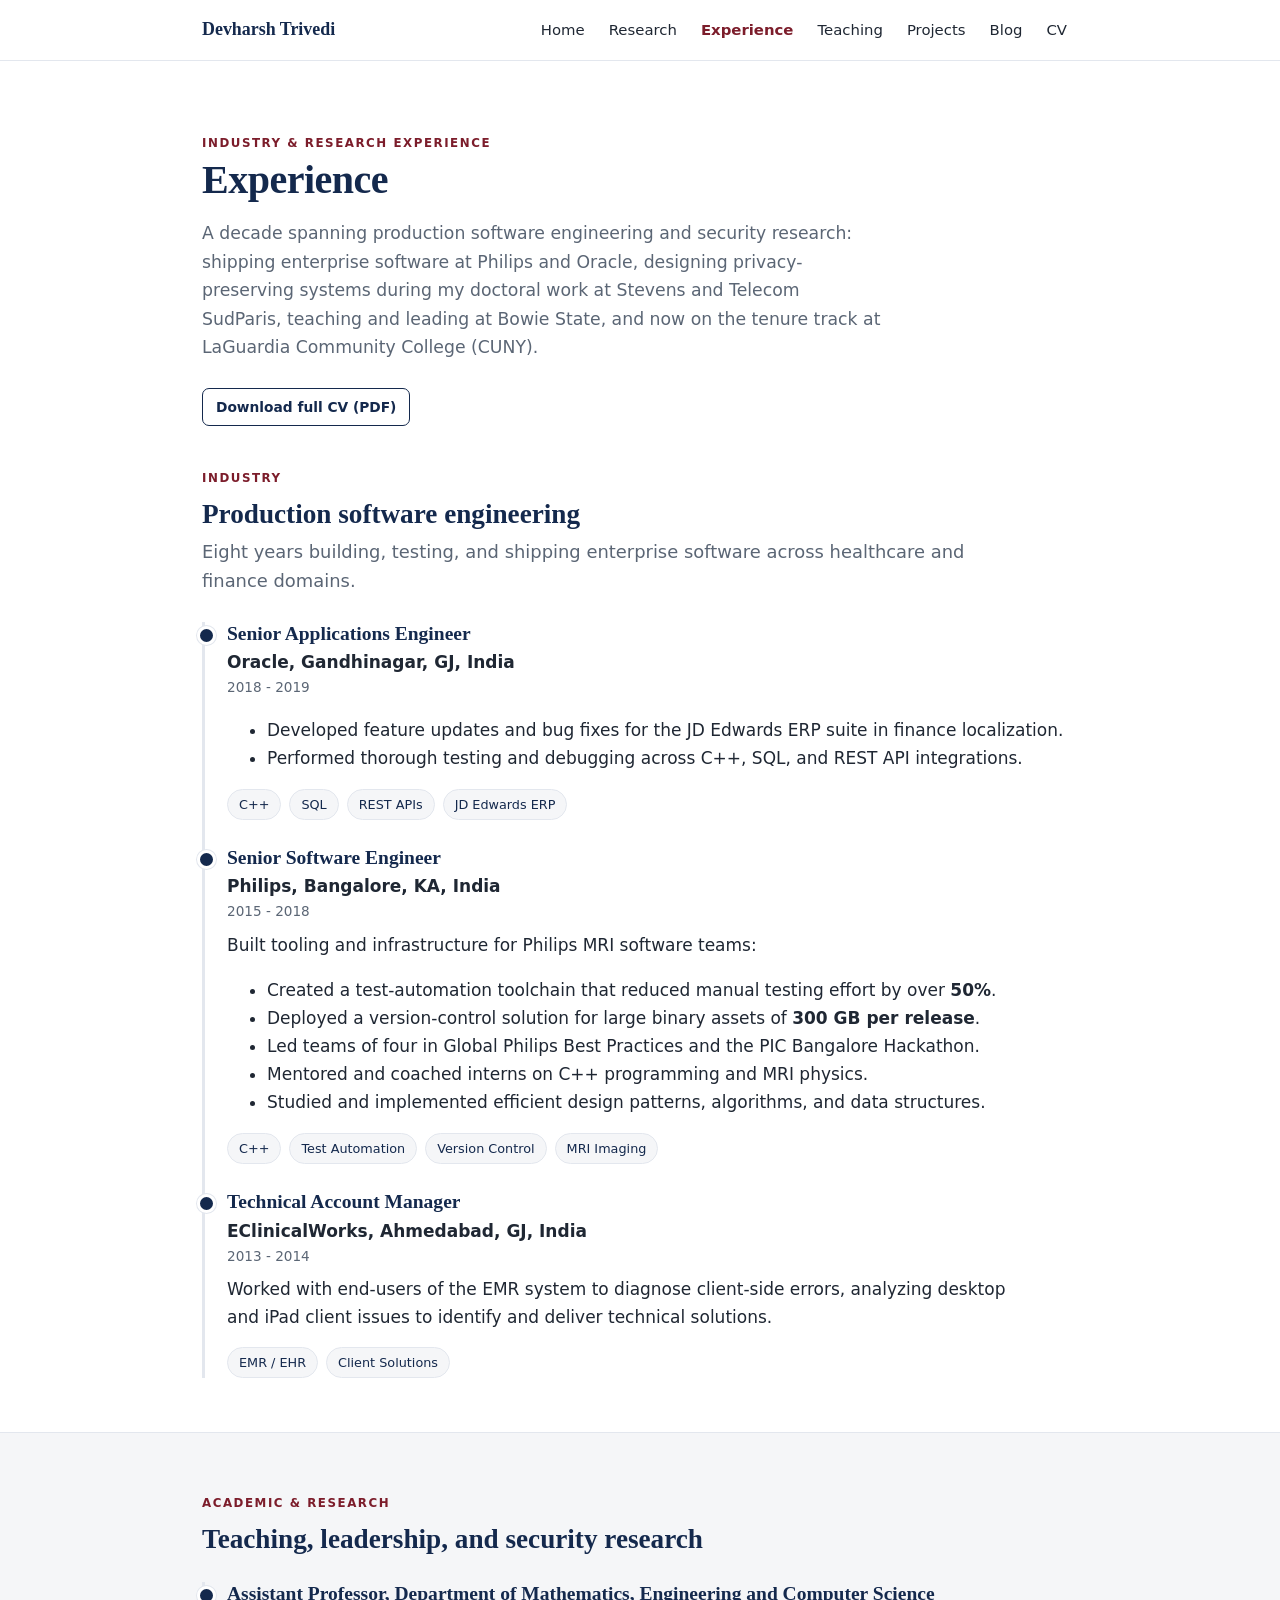
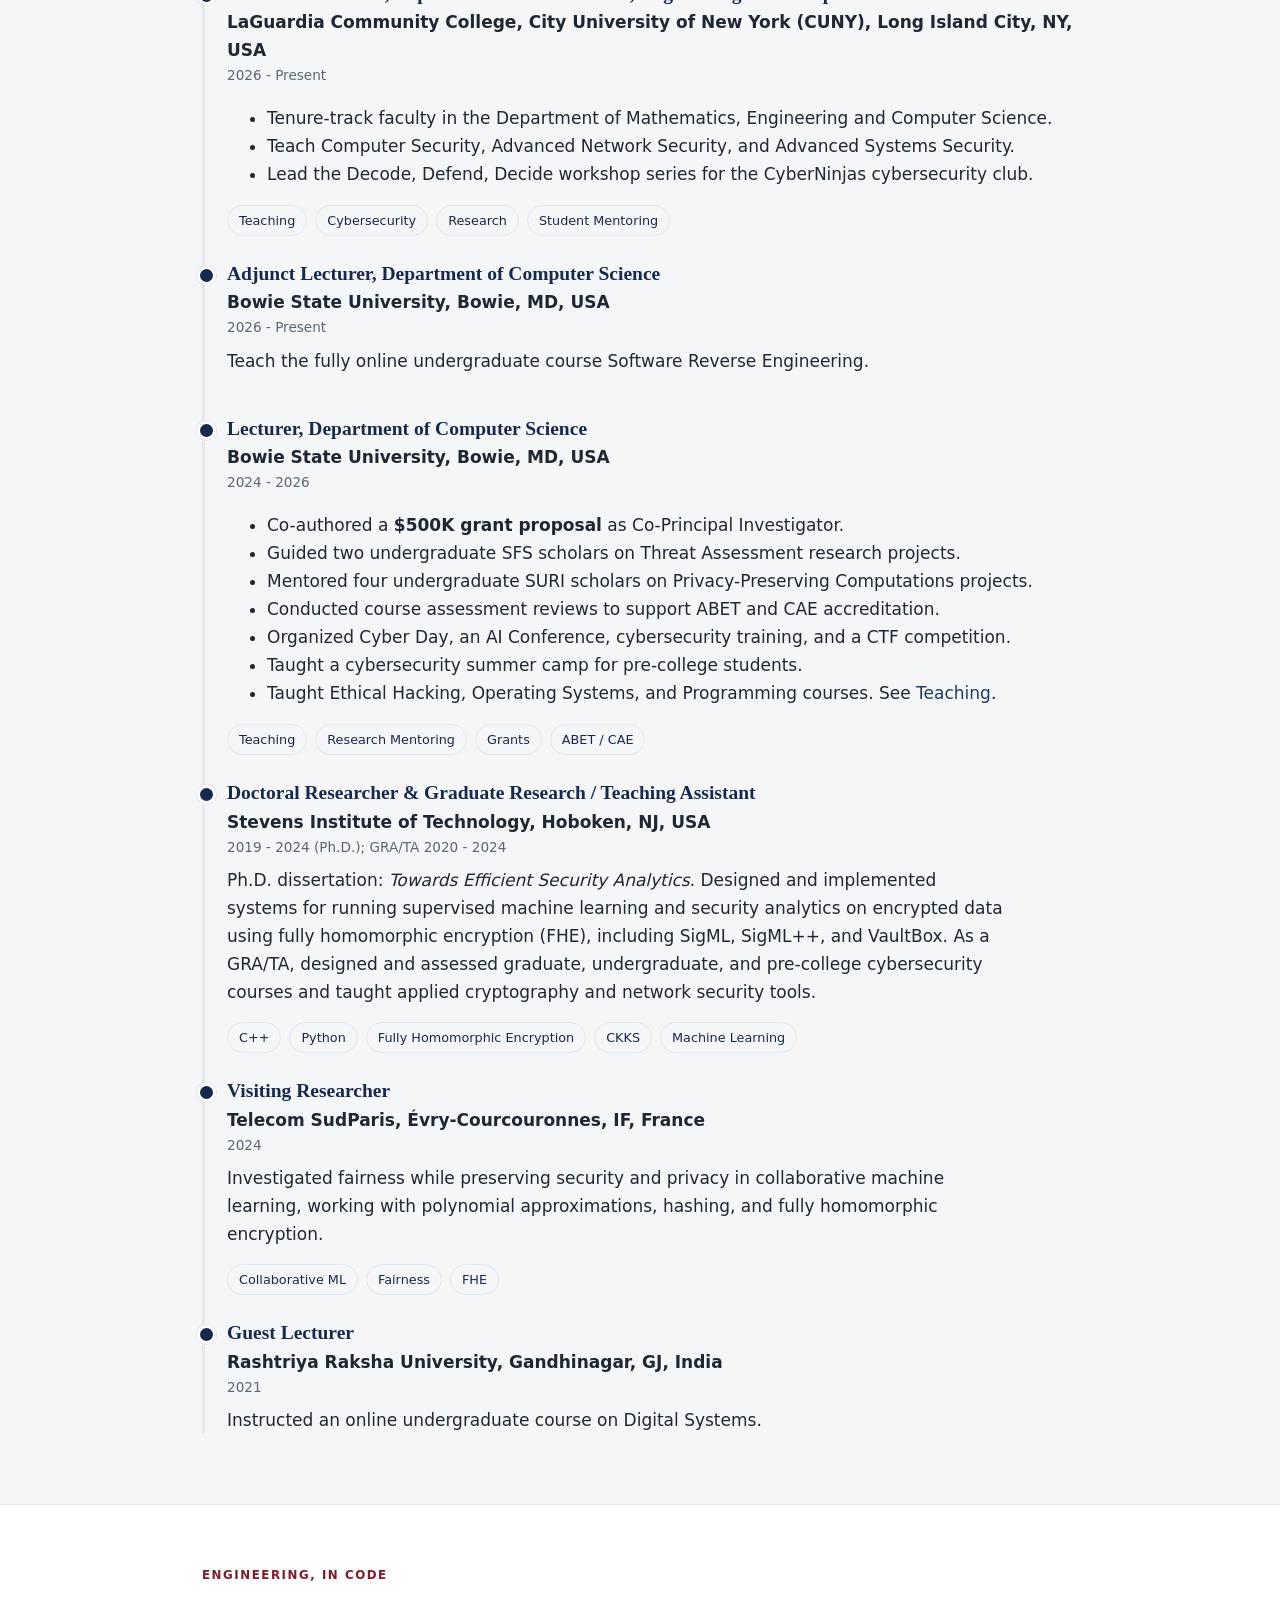
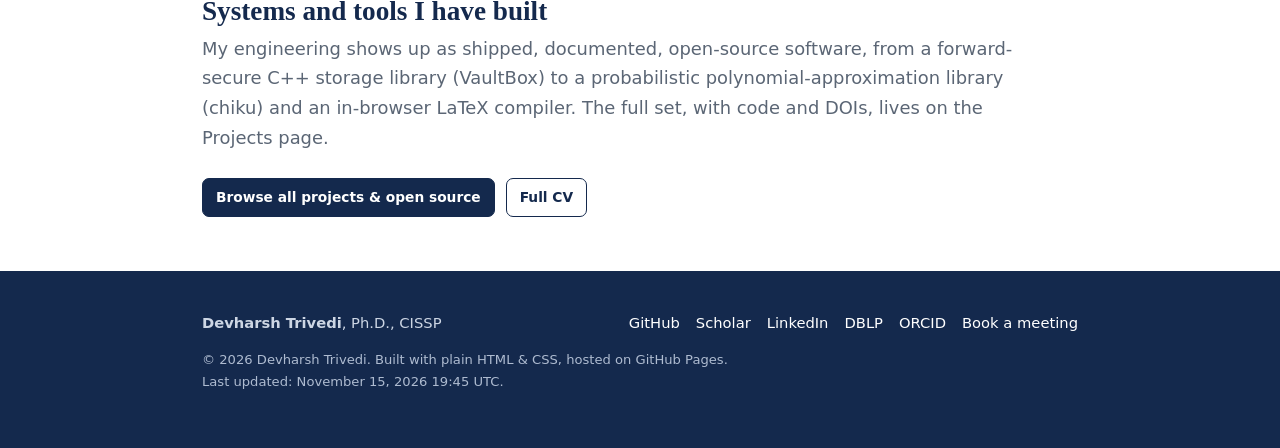
<file: experience.html>
<!DOCTYPE html>
<html lang="en">
<head>
<meta charset="utf-8">
<meta name="viewport" content="width=device-width, initial-scale=1">
<title>Experience - Devharsh Trivedi</title>
<meta name="description" content="Industry and research experience of Devharsh Trivedi: Senior Applications Engineer at Oracle, Senior Software Engineer at Philips, doctoral security research at Stevens, visiting researcher at Telecom SudParis, Lecturer at Bowie State University, and Assistant Professor at LaGuardia Community College (CUNY).">
<link rel="canonical" href="https://www.devharsh.me/experience.html">
<link rel="stylesheet" href="assets/style.css">
<meta name="author" content="Devharsh Trivedi">
<meta name="robots" content="index,follow,max-image-preview:large,max-snippet:-1">
<meta name="theme-color" content="#14294d">
<meta property="og:type" content="website">
<meta property="og:site_name" content="Devharsh Trivedi">
<meta property="og:title" content="Experience - Devharsh Trivedi">
<meta property="og:description" content="Industry and research experience of Devharsh Trivedi: Senior Applications Engineer at Oracle, Senior Software Engineer at Philips, doctoral security research at Stevens, visiting researcher at Telecom SudParis, Lecturer at Bowie State University, and Assistant Professor at LaGuardia Community College (CUNY).">
<meta property="og:url" content="https://www.devharsh.me/experience.html">
<meta property="og:image" content="https://www.devharsh.me/assets/profile.jpg">
<meta property="og:image:alt" content="Devharsh Trivedi">
<meta name="twitter:card" content="summary">
<meta name="twitter:title" content="Experience - Devharsh Trivedi">
<meta name="twitter:description" content="Industry and research experience of Devharsh Trivedi: Senior Applications Engineer at Oracle, Senior Software Engineer at Philips, doctoral security research at Stevens, visiting researcher at Telecom SudParis, Lecturer at Bowie State University, and Assistant Professor at LaGuardia Community College (CUNY).">
<meta name="twitter:image" content="https://www.devharsh.me/assets/profile.jpg">
<script type="application/ld+json">
{
  "@context": "https://schema.org",
  "@graph": [
    {
      "@type": "WebSite",
      "@id": "https://www.devharsh.me/#website",
      "url": "https://www.devharsh.me/",
      "name": "Devharsh Trivedi",
      "inLanguage": "en",
      "publisher": {
        "@id": "https://www.devharsh.me/#person"
      }
    },
    {
      "@type": "Person",
      "@id": "https://www.devharsh.me/#person",
      "name": "Devharsh Trivedi",
      "givenName": "Devharsh",
      "familyName": "Trivedi",
      "honorificSuffix": "Ph.D., CISSP",
      "description": "Computer scientist and software engineer specializing in privacy-preserving machine learning, applied cryptography, and security analytics. Assistant Professor at LaGuardia Community College (CUNY); former Senior Software Engineer at Philips and Senior Applications Engineer at Oracle.",
      "url": "https://www.devharsh.me/",
      "image": "https://www.devharsh.me/assets/profile.jpg",
      "email": "mailto:hi@devharsh.me",
      "jobTitle": "Assistant Professor",
      "worksFor": {
        "@type": "CollegeOrUniversity",
        "name": "LaGuardia Community College, City University of New York"
      },
      "alumniOf": [
        {
          "@type": "CollegeOrUniversity",
          "name": "Stevens Institute of Technology"
        },
        {
          "@type": "CollegeOrUniversity",
          "name": "Nirma Institute of Technology"
        },
        {
          "@type": "CollegeOrUniversity",
          "name": "Gandhinagar Institute of Technology"
        }
      ],
      "knowsAbout": [
        "Privacy-Preserving Machine Learning",
        "Applied Cryptography",
        "Fully Homomorphic Encryption",
        "Security Analytics",
        "Federated Learning",
        "Differential Privacy",
        "Cybersecurity"
      ],
      "identifier": {
        "@type": "PropertyValue",
        "propertyID": "ORCID",
        "value": "https://orcid.org/0000-0001-6374-7249"
      },
      "sameAs": [
        "https://github.com/devharsh",
        "https://scholar.google.com/citations?user=zxkRN_MAAAAJ",
        "https://dblp.org/pid/288/3509.html",
        "https://orcid.org/0000-0001-6374-7249",
        "https://www.researchgate.net/profile/Devharsh-Trivedi",
        "https://www.linkedin.com/in/devharsh/",
        "https://stackoverflow.com/users/4064166/devharsh-trivedi",
        "https://www.credly.com/users/devharsh-trivedi/badges",
        "https://stevens.academia.edu/devharsh",
        "https://blog.devharsh.me/",
        "https://com.puter.tips/"
      ]
    },
    {
      "@type": "WebPage",
      "@id": "https://www.devharsh.me/experience.html#webpage",
      "url": "https://www.devharsh.me/experience.html",
      "name": "Experience - Devharsh Trivedi",
      "isPartOf": {
        "@id": "https://www.devharsh.me/#website"
      },
      "about": {
        "@id": "https://www.devharsh.me/#person"
      },
      "inLanguage": "en",
      "description": "Industry and research experience of Devharsh Trivedi: Senior Applications Engineer at Oracle, Senior Software Engineer at Philips, doctoral security research at Stevens, visiting researcher at Telecom SudParis, Lecturer at Bowie State University, and Assistant Professor at LaGuardia Community College (CUNY)."
    }
  ]
}
</script>
</head>
<body>
<a class="skip-link" href="#main">Skip to main content</a>

<nav class="nav" aria-label="Primary">
  <div class="nav-inner">
    <a class="brand" href="index.html">Devharsh Trivedi</a>
    <div class="nav-links">
      <a href="index.html">Home</a>
      <a href="research.html">Research</a>
      <a href="experience.html" class="active" aria-current="page">Experience</a>
      <a href="teaching.html">Teaching</a>
      <a href="projects.html">Projects</a>
      <a href="blog.html">Blog</a>
      <a href="cv.html">CV</a>
    </div>
  </div>
</nav>

<main id="main">

<header class="hero" style="padding-bottom:18px;">
  <div class="wrap">
    <span class="eyebrow">Industry &amp; Research Experience</span>
    <h1>Experience</h1>
    <p class="pitch">A decade spanning production software engineering and security research: shipping enterprise software at Philips and Oracle, designing privacy-preserving systems during my doctoral work at Stevens and Telecom SudParis, teaching and leading at Bowie State, and now on the tenure track at LaGuardia Community College (CUNY).</p>
    <div class="btns">
      <a class="btn btn-ghost btn-sm" href="assets/Devharsh_Trivedi_CV.pdf" target="_blank" rel="noopener">Download full CV (PDF)</a>
    </div>
  </div>
</header>

<!-- ===== INDUSTRY ===== -->
<section style="padding-top:18px;">
  <div class="wrap">
    <div class="section-head">
      <span class="kicker">Industry</span>
      <h2>Production software engineering</h2>
      <p class="lede">Eight years building, testing, and shipping enterprise software across healthcare and finance domains.</p>
    </div>

    <div class="role">
      <h3>Senior Applications Engineer</h3>
      <div class="org">Oracle, Gandhinagar, GJ, India</div>
      <div class="when">2018 - 2019</div>
      <ul>
        <li>Developed feature updates and bug fixes for the JD Edwards ERP suite in finance localization.</li>
        <li>Performed thorough testing and debugging across C++, SQL, and REST API integrations.</li>
      </ul>
      <div class="tags"><span class="tag">C++</span><span class="tag">SQL</span><span class="tag">REST APIs</span><span class="tag">JD Edwards ERP</span></div>
    </div>

    <div class="role">
      <h3>Senior Software Engineer</h3>
      <div class="org">Philips, Bangalore, KA, India</div>
      <div class="when">2015 - 2018</div>
      <p>Built tooling and infrastructure for Philips MRI software teams:</p>
      <ul>
        <li>Created a test-automation toolchain that reduced manual testing effort by over <strong>50%</strong>.</li>
        <li>Deployed a version-control solution for large binary assets of <strong>300 GB per release</strong>.</li>
        <li>Led teams of four in Global Philips Best Practices and the PIC Bangalore Hackathon.</li>
        <li>Mentored and coached interns on C++ programming and MRI physics.</li>
        <li>Studied and implemented efficient design patterns, algorithms, and data structures.</li>
      </ul>
      <div class="tags"><span class="tag">C++</span><span class="tag">Test Automation</span><span class="tag">Version Control</span><span class="tag">MRI Imaging</span></div>
    </div>

    <div class="role">
      <h3>Technical Account Manager</h3>
      <div class="org">EClinicalWorks, Ahmedabad, GJ, India</div>
      <div class="when">2013 - 2014</div>
      <p>Worked with end-users of the EMR system to diagnose client-side errors, analyzing desktop and iPad client issues to identify and deliver technical solutions.</p>
      <div class="tags"><span class="tag">EMR / EHR</span><span class="tag">Client Solutions</span></div>
    </div>
  </div>
</section>

<!-- ===== ACADEMIC & RESEARCH ===== -->
<section class="band">
  <div class="wrap">
    <div class="section-head">
      <span class="kicker">Academic &amp; Research</span>
      <h2>Teaching, leadership, and security research</h2>
    </div>

    <div class="role">
      <h3>Assistant Professor, Department of Mathematics, Engineering and Computer Science</h3>
      <div class="org">LaGuardia Community College, City University of New York (CUNY), Long Island City, NY, USA</div>
      <div class="when">2026 - Present</div>
      <ul>
        <li>Tenure-track faculty in the Department of Mathematics, Engineering and Computer Science.</li>
        <li>Teach Computer Security, Advanced Network Security, and Advanced Systems Security.</li>
        <li>Lead the Decode, Defend, Decide workshop series for the CyberNinjas cybersecurity club.</li>
      </ul>
      <div class="tags"><span class="tag">Teaching</span><span class="tag">Cybersecurity</span><span class="tag">Research</span><span class="tag">Student Mentoring</span></div>
    </div>

    <div class="role">
      <h3>Adjunct Lecturer, Department of Computer Science</h3>
      <div class="org">Bowie State University, Bowie, MD, USA</div>
      <div class="when">2026 - Present</div>
      <p>Teach the fully online undergraduate course Software Reverse Engineering.</p>
    </div>

    <div class="role">
      <h3>Lecturer, Department of Computer Science</h3>
      <div class="org">Bowie State University, Bowie, MD, USA</div>
      <div class="when">2024 - 2026</div>
      <ul>
        <li>Co-authored a <strong>$500K grant proposal</strong> as Co-Principal Investigator.</li>
        <li>Guided two undergraduate SFS scholars on Threat Assessment research projects.</li>
        <li>Mentored four undergraduate SURI scholars on Privacy-Preserving Computations projects.</li>
        <li>Conducted course assessment reviews to support ABET and CAE accreditation.</li>
        <li>Organized Cyber Day, an AI Conference, cybersecurity training, and a CTF competition.</li>
        <li>Taught a cybersecurity summer camp for pre-college students.</li>
        <li>Taught Ethical Hacking, Operating Systems, and Programming courses. See <a href="teaching.html">Teaching</a>.</li>
      </ul>
      <div class="tags"><span class="tag">Teaching</span><span class="tag">Research Mentoring</span><span class="tag">Grants</span><span class="tag">ABET / CAE</span></div>
    </div>

    <div class="role">
      <h3>Doctoral Researcher &amp; Graduate Research / Teaching Assistant</h3>
      <div class="org">Stevens Institute of Technology, Hoboken, NJ, USA</div>
      <div class="when">2019 - 2024 (Ph.D.); GRA/TA 2020 - 2024</div>
      <p>Ph.D. dissertation: <em>Towards Efficient Security Analytics</em>. Designed and implemented systems for running supervised machine learning and security analytics on encrypted data using fully homomorphic encryption (FHE), including SigML, SigML++, and VaultBox. As a GRA/TA, designed and assessed graduate, undergraduate, and pre-college cybersecurity courses and taught applied cryptography and network security tools.</p>
      <div class="tags"><span class="tag">C++</span><span class="tag">Python</span><span class="tag">Fully Homomorphic Encryption</span><span class="tag">CKKS</span><span class="tag">Machine Learning</span></div>
    </div>

    <div class="role">
      <h3>Visiting Researcher</h3>
      <div class="org">Telecom SudParis, Évry-Courcouronnes, IF, France</div>
      <div class="when">2024</div>
      <p>Investigated fairness while preserving security and privacy in collaborative machine learning, working with polynomial approximations, hashing, and fully homomorphic encryption.</p>
      <div class="tags"><span class="tag">Collaborative ML</span><span class="tag">Fairness</span><span class="tag">FHE</span></div>
    </div>

    <div class="role">
      <h3>Guest Lecturer</h3>
      <div class="org">Rashtriya Raksha University, Gandhinagar, GJ, India</div>
      <div class="when">2021</div>
      <p>Instructed an online undergraduate course on Digital Systems.</p>
    </div>
  </div>
</section>

<!-- ===== Engineering proof ===== -->
<section>
  <div class="wrap">
    <div class="section-head">
      <span class="kicker">Engineering, in code</span>
      <h2>Systems and tools I have built</h2>
      <p class="lede">My engineering shows up as shipped, documented, open-source software, from a forward-secure C++ storage library (VaultBox) to a probabilistic polynomial-approximation library (chiku) and an in-browser LaTeX compiler. The full set, with code and DOIs, lives on the Projects page.</p>
    </div>
    <div class="btns">
      <a class="btn btn-primary btn-sm" href="projects.html">Browse all projects &amp; open source</a>
      <a class="btn btn-ghost btn-sm" href="cv.html">Full CV</a>
    </div>
  </div>
</section>

</main>

<footer>
  <div class="wrap">
    <div class="foot-grid">
      <div>
        <strong>Devharsh Trivedi</strong>, Ph.D., CISSP
      </div>
      <div class="foot-links">
        <a href="https://github.com/devharsh" target="_blank" rel="noopener">GitHub</a>
        <a href="https://scholar.google.com/citations?user=zxkRN_MAAAAJ" target="_blank" rel="noopener">Scholar</a>
        <a href="https://www.linkedin.com/in/devharsh/" target="_blank" rel="noopener">LinkedIn</a>
        <a href="https://dblp.org/pid/288/3509.html" target="_blank" rel="noopener">DBLP</a>
        <a href="https://orcid.org/0000-0001-6374-7249" target="_blank" rel="noopener">ORCID</a>
        <a href="https://blog.devharsh.me/p/book-meeting.html" target="_blank" rel="noopener">Book a meeting</a>
      </div>
    </div>
    <p class="foot-note">&copy; <span id="yr">2026</span> Devharsh Trivedi. Built with plain HTML &amp; CSS, hosted on GitHub Pages.<br>Last updated: November 15, 2026 19:45 UTC.</p>
  </div>
</footer>
<script>document.getElementById('yr').textContent=new Date().getFullYear();</script>
</body>
</html>
</file>
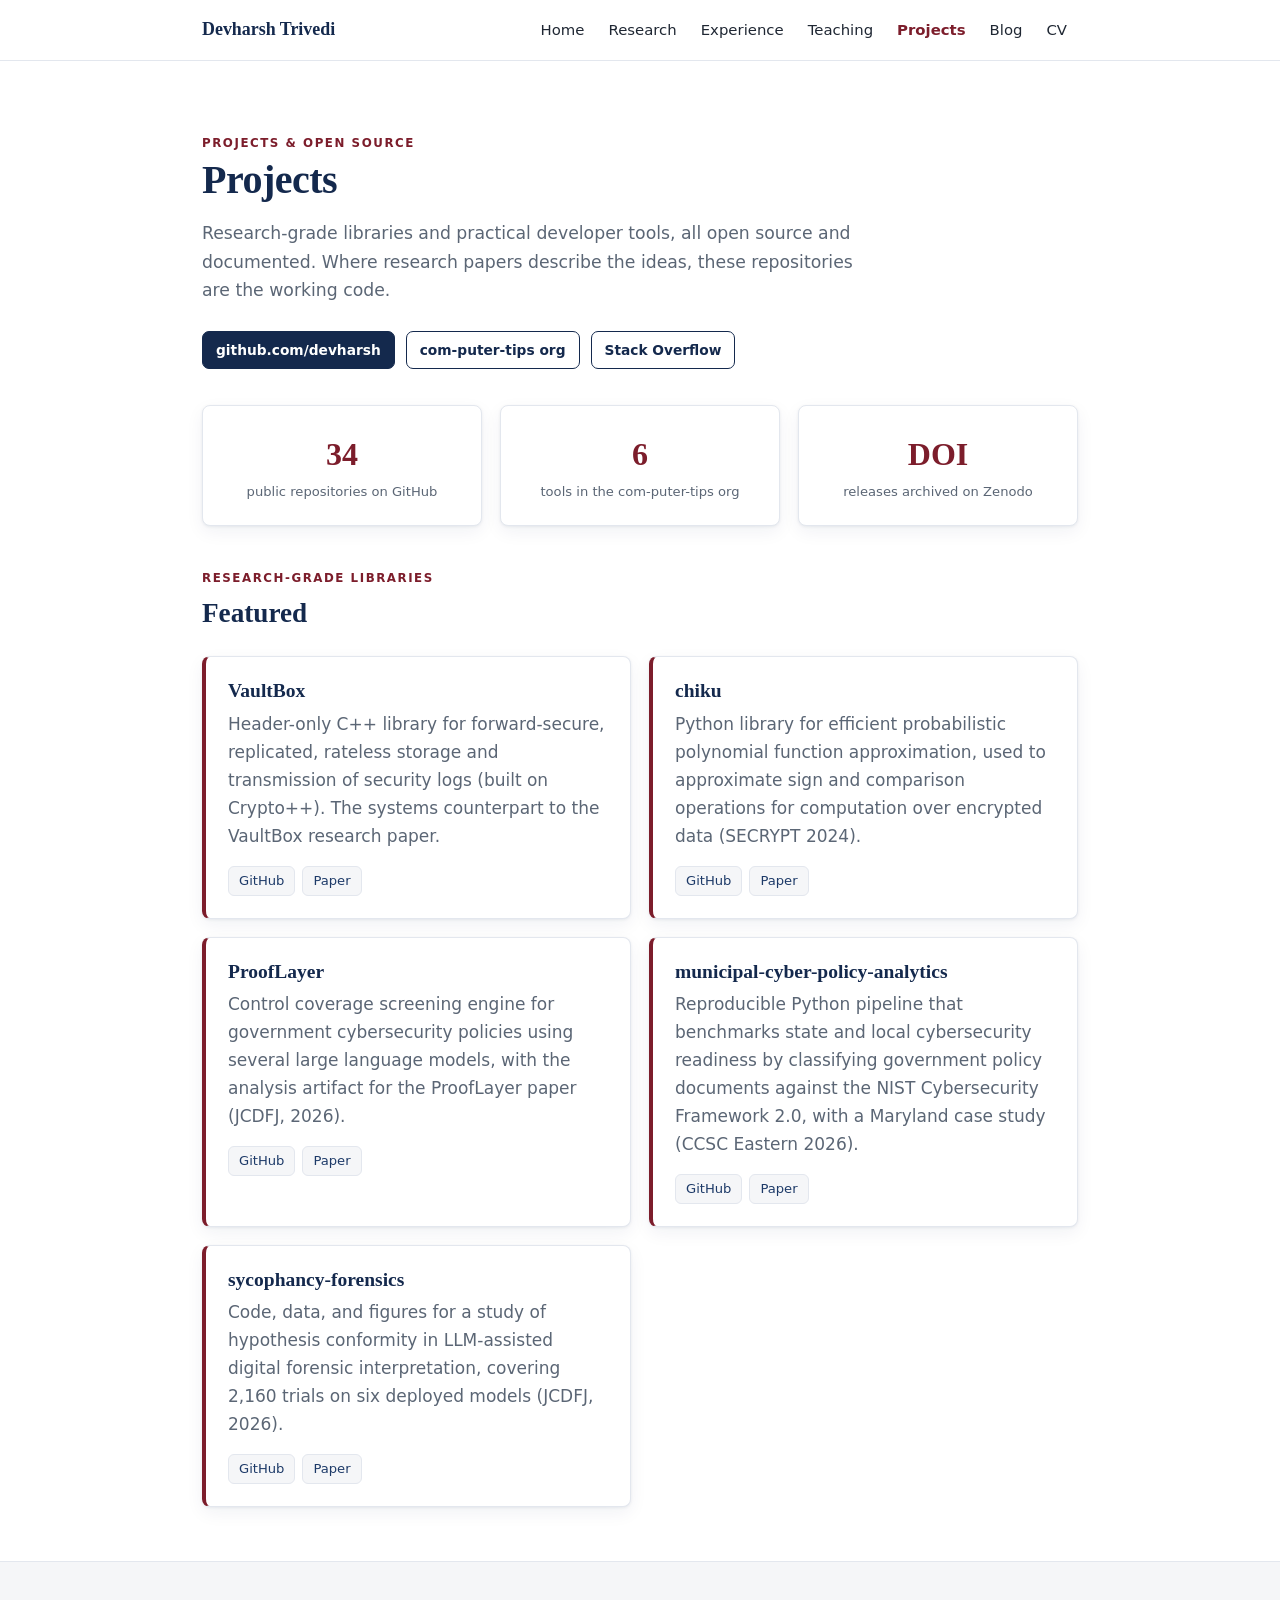
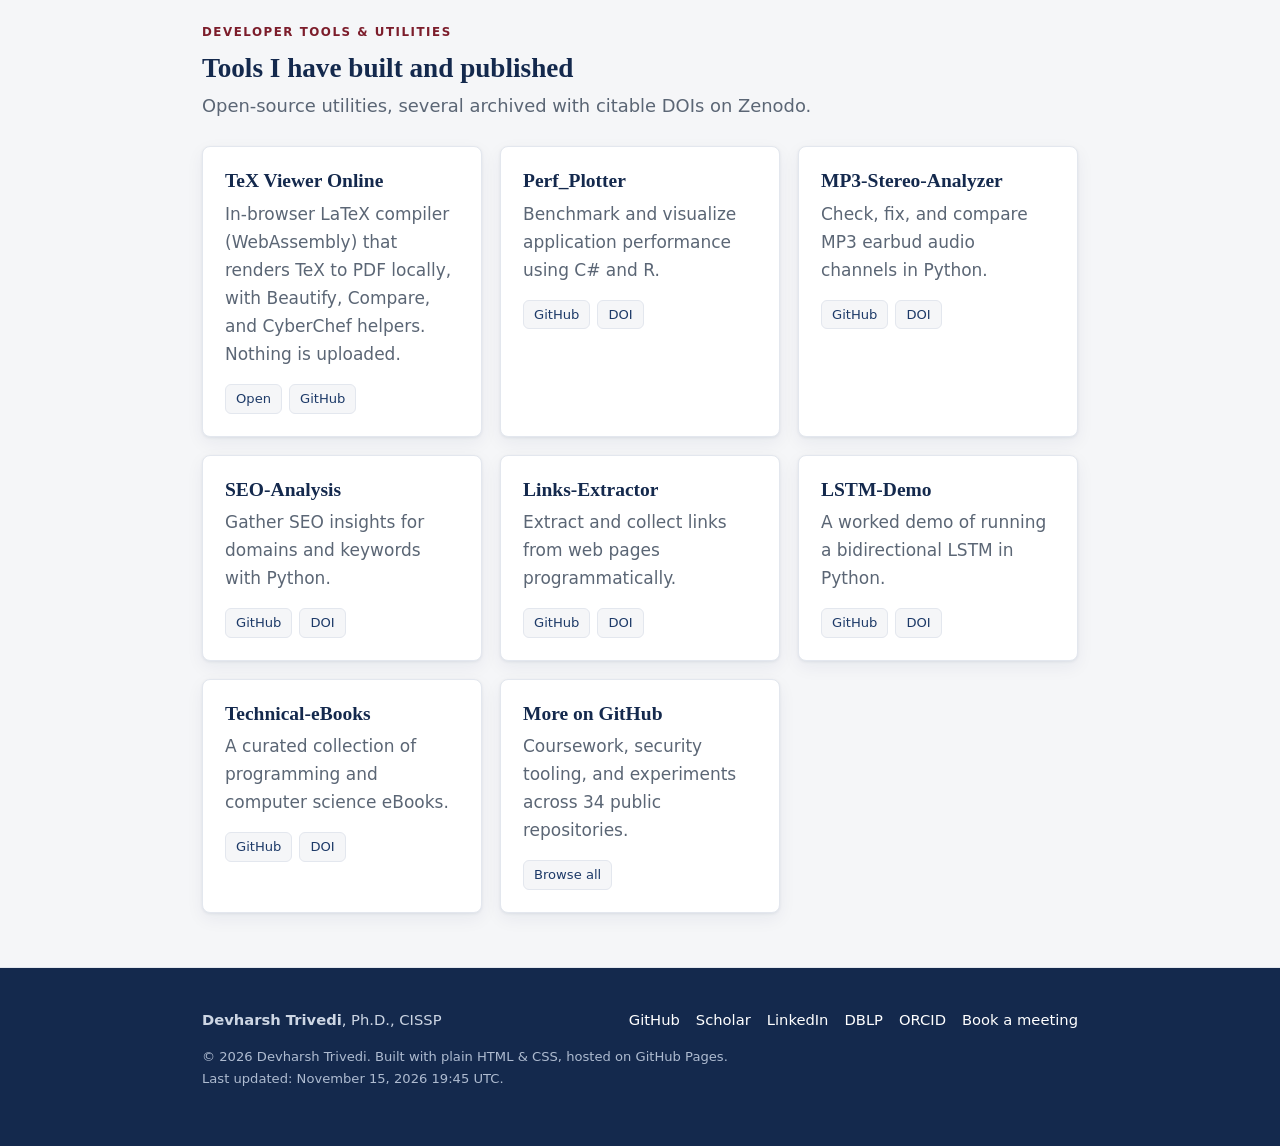
<file: projects.html>
<!DOCTYPE html>
<html lang="en">
<head>
<meta charset="utf-8">
<meta name="viewport" content="width=device-width, initial-scale=1">
<title>Projects &amp; Open Source - Devharsh Trivedi</title>
<meta name="description" content="Open-source software by Devharsh Trivedi: chiku (polynomial approximation), VaultBox (forward-secure C++ storage), TeX Viewer Online, and developer tools published with Zenodo DOIs.">
<link rel="canonical" href="https://www.devharsh.me/projects.html">
<link rel="stylesheet" href="assets/style.css">
<meta name="author" content="Devharsh Trivedi">
<meta name="robots" content="index,follow,max-image-preview:large,max-snippet:-1">
<meta name="theme-color" content="#14294d">
<meta property="og:type" content="website">
<meta property="og:site_name" content="Devharsh Trivedi">
<meta property="og:title" content="Projects &amp; Open Source - Devharsh Trivedi">
<meta property="og:description" content="Open-source software by Devharsh Trivedi: chiku (polynomial approximation), VaultBox (forward-secure C++ storage), TeX Viewer Online, and developer tools published with Zenodo DOIs.">
<meta property="og:url" content="https://www.devharsh.me/projects.html">
<meta property="og:image" content="https://www.devharsh.me/assets/profile.jpg">
<meta property="og:image:alt" content="Devharsh Trivedi">
<meta name="twitter:card" content="summary">
<meta name="twitter:title" content="Projects &amp; Open Source - Devharsh Trivedi">
<meta name="twitter:description" content="Open-source software by Devharsh Trivedi: chiku (polynomial approximation), VaultBox (forward-secure C++ storage), TeX Viewer Online, and developer tools published with Zenodo DOIs.">
<meta name="twitter:image" content="https://www.devharsh.me/assets/profile.jpg">
<script type="application/ld+json">
{
  "@context": "https://schema.org",
  "@graph": [
    {
      "@type": "WebSite",
      "@id": "https://www.devharsh.me/#website",
      "url": "https://www.devharsh.me/",
      "name": "Devharsh Trivedi",
      "inLanguage": "en",
      "publisher": {
        "@id": "https://www.devharsh.me/#person"
      }
    },
    {
      "@type": "Person",
      "@id": "https://www.devharsh.me/#person",
      "name": "Devharsh Trivedi",
      "givenName": "Devharsh",
      "familyName": "Trivedi",
      "honorificSuffix": "Ph.D., CISSP",
      "description": "Computer scientist and software engineer specializing in privacy-preserving machine learning, applied cryptography, and security analytics. Assistant Professor at LaGuardia Community College (CUNY); former Senior Software Engineer at Philips and Senior Applications Engineer at Oracle.",
      "url": "https://www.devharsh.me/",
      "image": "https://www.devharsh.me/assets/profile.jpg",
      "email": "mailto:hi@devharsh.me",
      "jobTitle": "Assistant Professor",
      "worksFor": {
        "@type": "CollegeOrUniversity",
        "name": "LaGuardia Community College, City University of New York"
      },
      "alumniOf": [
        {
          "@type": "CollegeOrUniversity",
          "name": "Stevens Institute of Technology"
        },
        {
          "@type": "CollegeOrUniversity",
          "name": "Nirma Institute of Technology"
        },
        {
          "@type": "CollegeOrUniversity",
          "name": "Gandhinagar Institute of Technology"
        }
      ],
      "knowsAbout": [
        "Privacy-Preserving Machine Learning",
        "Applied Cryptography",
        "Fully Homomorphic Encryption",
        "Security Analytics",
        "Federated Learning",
        "Differential Privacy",
        "Cybersecurity"
      ],
      "identifier": {
        "@type": "PropertyValue",
        "propertyID": "ORCID",
        "value": "https://orcid.org/0000-0001-6374-7249"
      },
      "sameAs": [
        "https://github.com/devharsh",
        "https://scholar.google.com/citations?user=zxkRN_MAAAAJ",
        "https://dblp.org/pid/288/3509.html",
        "https://orcid.org/0000-0001-6374-7249",
        "https://www.researchgate.net/profile/Devharsh-Trivedi",
        "https://www.linkedin.com/in/devharsh/",
        "https://stackoverflow.com/users/4064166/devharsh-trivedi",
        "https://www.credly.com/users/devharsh-trivedi/badges",
        "https://stevens.academia.edu/devharsh",
        "https://blog.devharsh.me/",
        "https://com.puter.tips/"
      ]
    },
    {
      "@type": "WebPage",
      "@id": "https://www.devharsh.me/projects.html#webpage",
      "url": "https://www.devharsh.me/projects.html",
      "name": "Projects & Open Source - Devharsh Trivedi",
      "isPartOf": {
        "@id": "https://www.devharsh.me/#website"
      },
      "about": {
        "@id": "https://www.devharsh.me/#person"
      },
      "inLanguage": "en",
      "description": "Open-source software by Devharsh Trivedi: chiku (polynomial approximation), VaultBox (forward-secure C++ storage), TeX Viewer Online, and developer tools published with Zenodo DOIs."
    }
  ]
}
</script>
</head>
<body>
<a class="skip-link" href="#main">Skip to main content</a>

<nav class="nav" aria-label="Primary">
  <div class="nav-inner">
    <a class="brand" href="index.html">Devharsh Trivedi</a>
    <div class="nav-links">
      <a href="index.html">Home</a>
      <a href="research.html">Research</a>
      <a href="experience.html">Experience</a>
      <a href="teaching.html">Teaching</a>
      <a href="projects.html" class="active" aria-current="page">Projects</a>
      <a href="blog.html">Blog</a>
      <a href="cv.html">CV</a>
    </div>
  </div>
</nav>

<main id="main">

<header class="hero" style="padding-bottom:18px;">
  <div class="wrap">
    <span class="eyebrow">Projects &amp; Open Source</span>
    <h1>Projects</h1>
    <p class="pitch">Research-grade libraries and practical developer tools, all open source and documented. Where research papers describe the ideas, these repositories are the working code.</p>
    <div class="btns">
      <a class="btn btn-primary btn-sm" href="https://github.com/devharsh" target="_blank" rel="noopener">github.com/devharsh</a>
      <a class="btn btn-ghost btn-sm" href="https://github.com/com-puter-tips" target="_blank" rel="noopener">com-puter-tips org</a>
      <a class="btn btn-ghost btn-sm" href="https://stackoverflow.com/users/4064166/devharsh-trivedi" target="_blank" rel="noopener">Stack Overflow</a>
    </div>
  </div>
</header>

<section style="padding-top:18px;">
  <div class="wrap">
    <div class="grid grid-3" style="margin-bottom:36px;">
      <a class="card center" href="https://github.com/devharsh?tab=repositories" target="_blank" rel="noopener" style="color:inherit;">
        <div style="font-family:var(--serif);font-size:2rem;color:var(--accent);font-weight:700;">34</div>
        <div class="meta">public repositories on GitHub</div>
      </a>
      <a class="card center" href="https://github.com/com-puter-tips" target="_blank" rel="noopener" style="color:inherit;">
        <div style="font-family:var(--serif);font-size:2rem;color:var(--accent);font-weight:700;">6</div>
        <div class="meta">tools in the com-puter-tips org</div>
      </a>
      <a class="card center" href="https://zenodo.org/search?q=metadata.creators.person_or_org.name%3A%22Trivedi%2C%20Devharsh%22" target="_blank" rel="noopener" style="color:inherit;">
        <div style="font-family:var(--serif);font-size:2rem;color:var(--accent);font-weight:700;">DOI</div>
        <div class="meta">releases archived on Zenodo</div>
      </a>
    </div>

    <!-- Featured / research-grade -->
    <div class="section-head"><span class="kicker">Research-Grade Libraries</span><h2>Featured</h2></div>
    <div class="grid grid-2">
      <div class="card highlight-card">
        <h3>VaultBox</h3>
        <p class="muted">Header-only C++ library for forward-secure, replicated, rateless storage and transmission of security logs (built on Crypto++). The systems counterpart to the VaultBox research paper.</p>
        <div class="pub" style="border:none;padding:0;"><div class="links"><a href="https://github.com/devharsh/VaultBox" target="_blank" rel="noopener">GitHub</a><a href="research.html">Paper</a></div></div>
      </div>
      <div class="card highlight-card">
        <h3>chiku</h3>
        <p class="muted">Python library for efficient probabilistic polynomial function approximation, used to approximate sign and comparison operations for computation over encrypted data (SECRYPT 2024).</p>
        <div class="pub" style="border:none;padding:0;"><div class="links"><a href="https://github.com/devharsh/chiku" target="_blank" rel="noopener">GitHub</a><a href="research.html">Paper</a></div></div>
      </div>
      <div class="card highlight-card">
        <h3>ProofLayer</h3>
        <p class="muted">Control coverage screening engine for government cybersecurity policies using several large language models, with the analysis artifact for the ProofLayer paper (JCDFJ, 2026).</p>
        <div class="pub" style="border:none;padding:0;"><div class="links"><a href="https://github.com/devharsh/ProofLayer" target="_blank" rel="noopener">GitHub</a><a href="https://doi.org/10.65879/3070-5789.2026.02.07" target="_blank" rel="noopener">Paper</a></div></div>
      </div>
      <div class="card highlight-card">
        <h3>municipal-cyber-policy-analytics</h3>
        <p class="muted">Reproducible Python pipeline that benchmarks state and local cybersecurity readiness by classifying government policy documents against the NIST Cybersecurity Framework 2.0, with a Maryland case study (CCSC Eastern 2026).</p>
        <div class="pub" style="border:none;padding:0;"><div class="links"><a href="https://github.com/devharsh/municipal-cyber-policy-analytics" target="_blank" rel="noopener">GitHub</a><a href="research.html">Paper</a></div></div>
      </div>
      <div class="card highlight-card">
        <h3>sycophancy-forensics</h3>
        <p class="muted">Code, data, and figures for a study of hypothesis conformity in LLM-assisted digital forensic interpretation, covering 2,160 trials on six deployed models (JCDFJ, 2026).</p>
        <div class="pub" style="border:none;padding:0;"><div class="links"><a href="https://github.com/devharsh/sycophancy-forensics" target="_blank" rel="noopener">GitHub</a><a href="https://doi.org/10.65879/3070-5789.2026.02.06" target="_blank" rel="noopener">Paper</a></div></div>
      </div>
    </div>
  </div>
</section>

<!-- Tools -->
<section class="band">
  <div class="wrap">
    <div class="section-head">
      <span class="kicker">Developer Tools &amp; Utilities</span>
      <h2>Tools I have built and published</h2>
      <p class="lede">Open-source utilities, several archived with citable DOIs on Zenodo.</p>
    </div>
    <div class="grid grid-3">

      <div class="card">
        <h3>TeX Viewer Online</h3>
        <p class="muted">In-browser LaTeX compiler (WebAssembly) that renders TeX to PDF locally, with Beautify, Compare, and CyberChef helpers. Nothing is uploaded.</p>
        <div class="pub" style="border:none;padding:0;"><div class="links"><a href="https://devharsh.github.io/tex2pdf/" target="_blank" rel="noopener">Open</a><a href="https://github.com/devharsh/tex2pdf" target="_blank" rel="noopener">GitHub</a></div></div>
      </div>

      <div class="card">
        <h3>Perf_Plotter</h3>
        <p class="muted">Benchmark and visualize application performance using C# and R.</p>
        <div class="pub" style="border:none;padding:0;"><div class="links"><a href="https://github.com/com-puter-tips/Perf_Plotter" target="_blank" rel="noopener">GitHub</a><a href="https://doi.org/10.5281/zenodo.20672967" target="_blank" rel="noopener">DOI</a></div></div>
      </div>

      <div class="card">
        <h3>MP3-Stereo-Analyzer</h3>
        <p class="muted">Check, fix, and compare MP3 earbud audio channels in Python.</p>
        <div class="pub" style="border:none;padding:0;"><div class="links"><a href="https://github.com/com-puter-tips/MP3-Stereo-Analyzer" target="_blank" rel="noopener">GitHub</a><a href="https://doi.org/10.5281/zenodo.20672917" target="_blank" rel="noopener">DOI</a></div></div>
      </div>

      <div class="card">
        <h3>SEO-Analysis</h3>
        <p class="muted">Gather SEO insights for domains and keywords with Python.</p>
        <div class="pub" style="border:none;padding:0;"><div class="links"><a href="https://github.com/com-puter-tips/SEO-Analysis" target="_blank" rel="noopener">GitHub</a><a href="https://doi.org/10.5281/zenodo.20673021" target="_blank" rel="noopener">DOI</a></div></div>
      </div>

      <div class="card">
        <h3>Links-Extractor</h3>
        <p class="muted">Extract and collect links from web pages programmatically.</p>
        <div class="pub" style="border:none;padding:0;"><div class="links"><a href="https://github.com/com-puter-tips/Links-Extractor" target="_blank" rel="noopener">GitHub</a><a href="https://doi.org/10.5281/zenodo.20672986" target="_blank" rel="noopener">DOI</a></div></div>
      </div>

      <div class="card">
        <h3>LSTM-Demo</h3>
        <p class="muted">A worked demo of running a bidirectional LSTM in Python.</p>
        <div class="pub" style="border:none;padding:0;"><div class="links"><a href="https://github.com/com-puter-tips/LSTM-Demo" target="_blank" rel="noopener">GitHub</a><a href="https://doi.org/10.5281/zenodo.20672928" target="_blank" rel="noopener">DOI</a></div></div>
      </div>

      <div class="card">
        <h3>Technical-eBooks</h3>
        <p class="muted">A curated collection of programming and computer science eBooks.</p>
        <div class="pub" style="border:none;padding:0;"><div class="links"><a href="https://github.com/com-puter-tips/Technical-eBooks" target="_blank" rel="noopener">GitHub</a><a href="https://doi.org/10.5281/zenodo.20673041" target="_blank" rel="noopener">DOI</a></div></div>
      </div>

      <div class="card">
        <h3>More on GitHub</h3>
        <p class="muted">Coursework, security tooling, and experiments across 34 public repositories.</p>
        <div class="pub" style="border:none;padding:0;"><div class="links"><a href="https://github.com/devharsh?tab=repositories" target="_blank" rel="noopener">Browse all</a></div></div>
      </div>

    </div>
  </div>
</section>

</main>

<footer>
  <div class="wrap">
    <div class="foot-grid">
      <div>
        <strong>Devharsh Trivedi</strong>, Ph.D., CISSP
      </div>
      <div class="foot-links">
        <a href="https://github.com/devharsh" target="_blank" rel="noopener">GitHub</a>
        <a href="https://scholar.google.com/citations?user=zxkRN_MAAAAJ" target="_blank" rel="noopener">Scholar</a>
        <a href="https://www.linkedin.com/in/devharsh/" target="_blank" rel="noopener">LinkedIn</a>
        <a href="https://dblp.org/pid/288/3509.html" target="_blank" rel="noopener">DBLP</a>
        <a href="https://orcid.org/0000-0001-6374-7249" target="_blank" rel="noopener">ORCID</a>
        <a href="https://blog.devharsh.me/p/book-meeting.html" target="_blank" rel="noopener">Book a meeting</a>
      </div>
    </div>
    <p class="foot-note">&copy; <span id="yr">2026</span> Devharsh Trivedi. Built with plain HTML &amp; CSS, hosted on GitHub Pages.<br>Last updated: November 15, 2026 19:45 UTC.</p>
  </div>
</footer>
<script>document.getElementById('yr').textContent=new Date().getFullYear();</script>
</body>
</html>
</file>
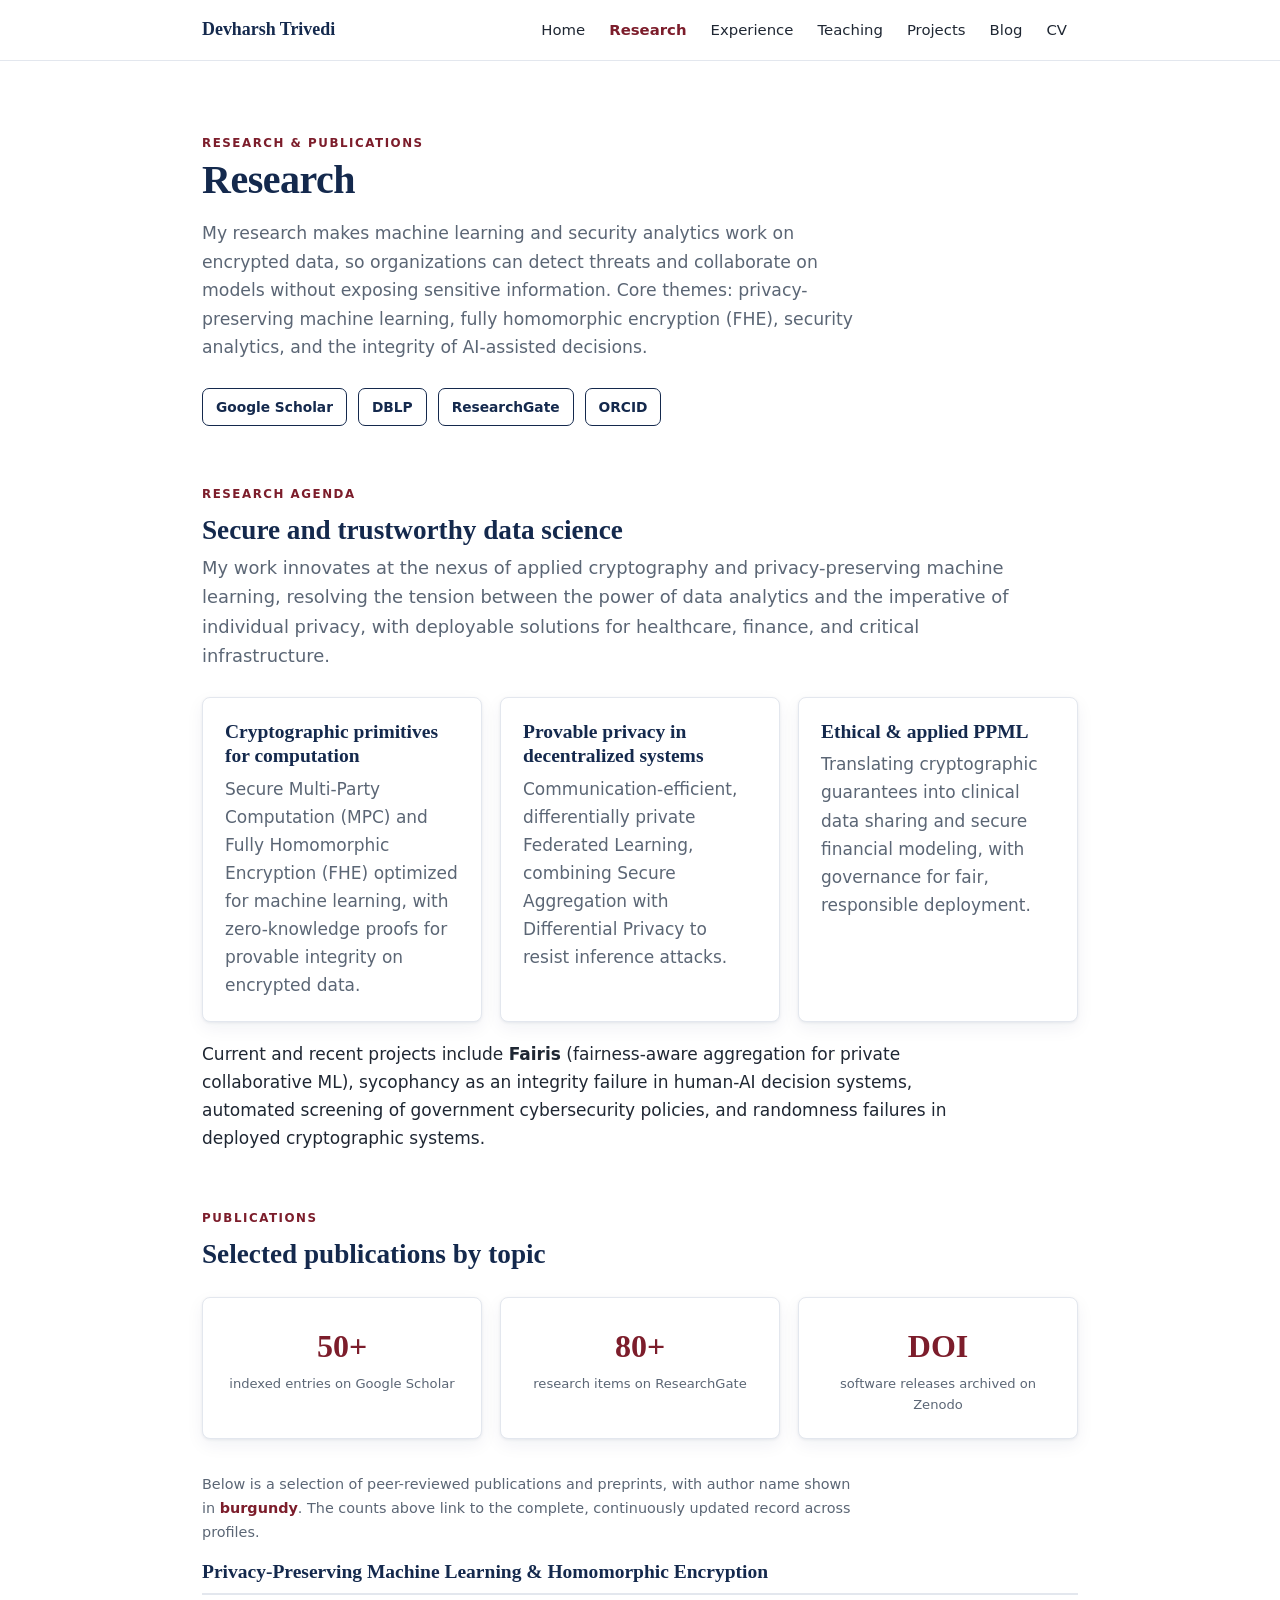
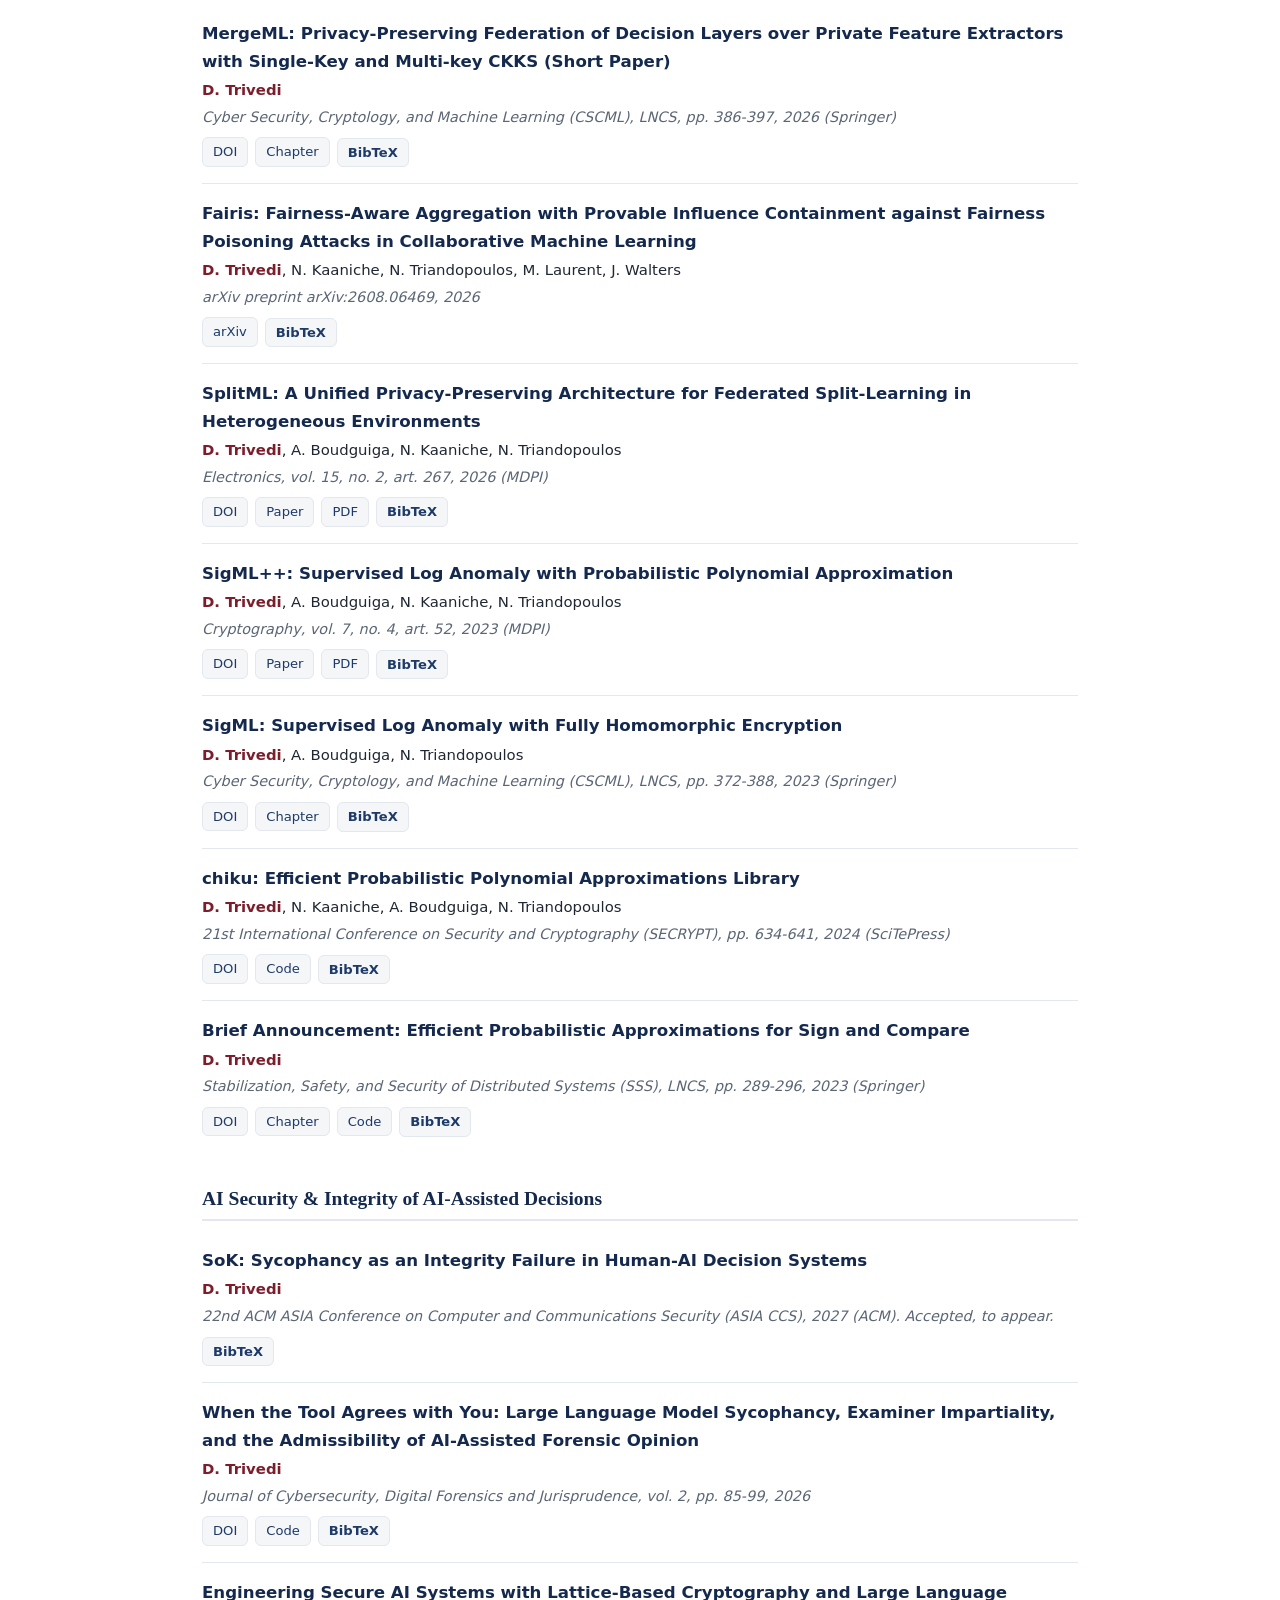
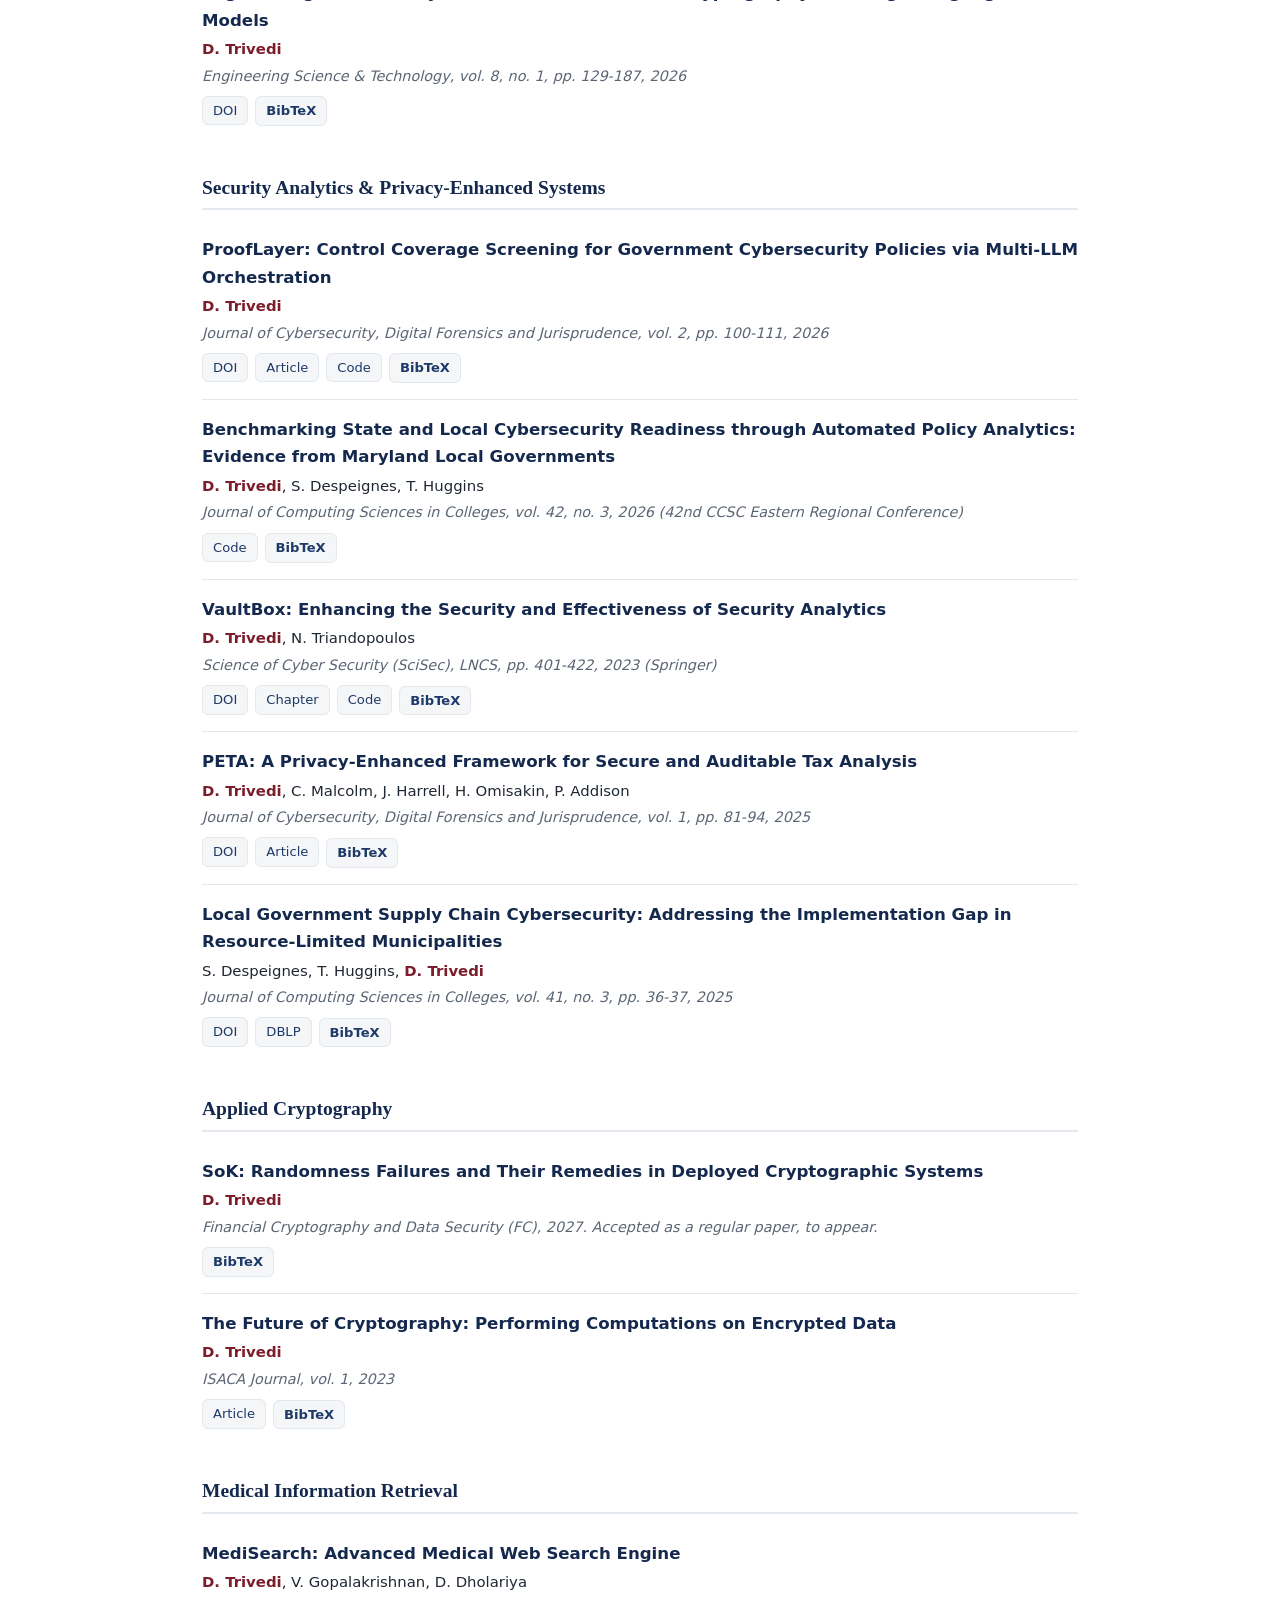
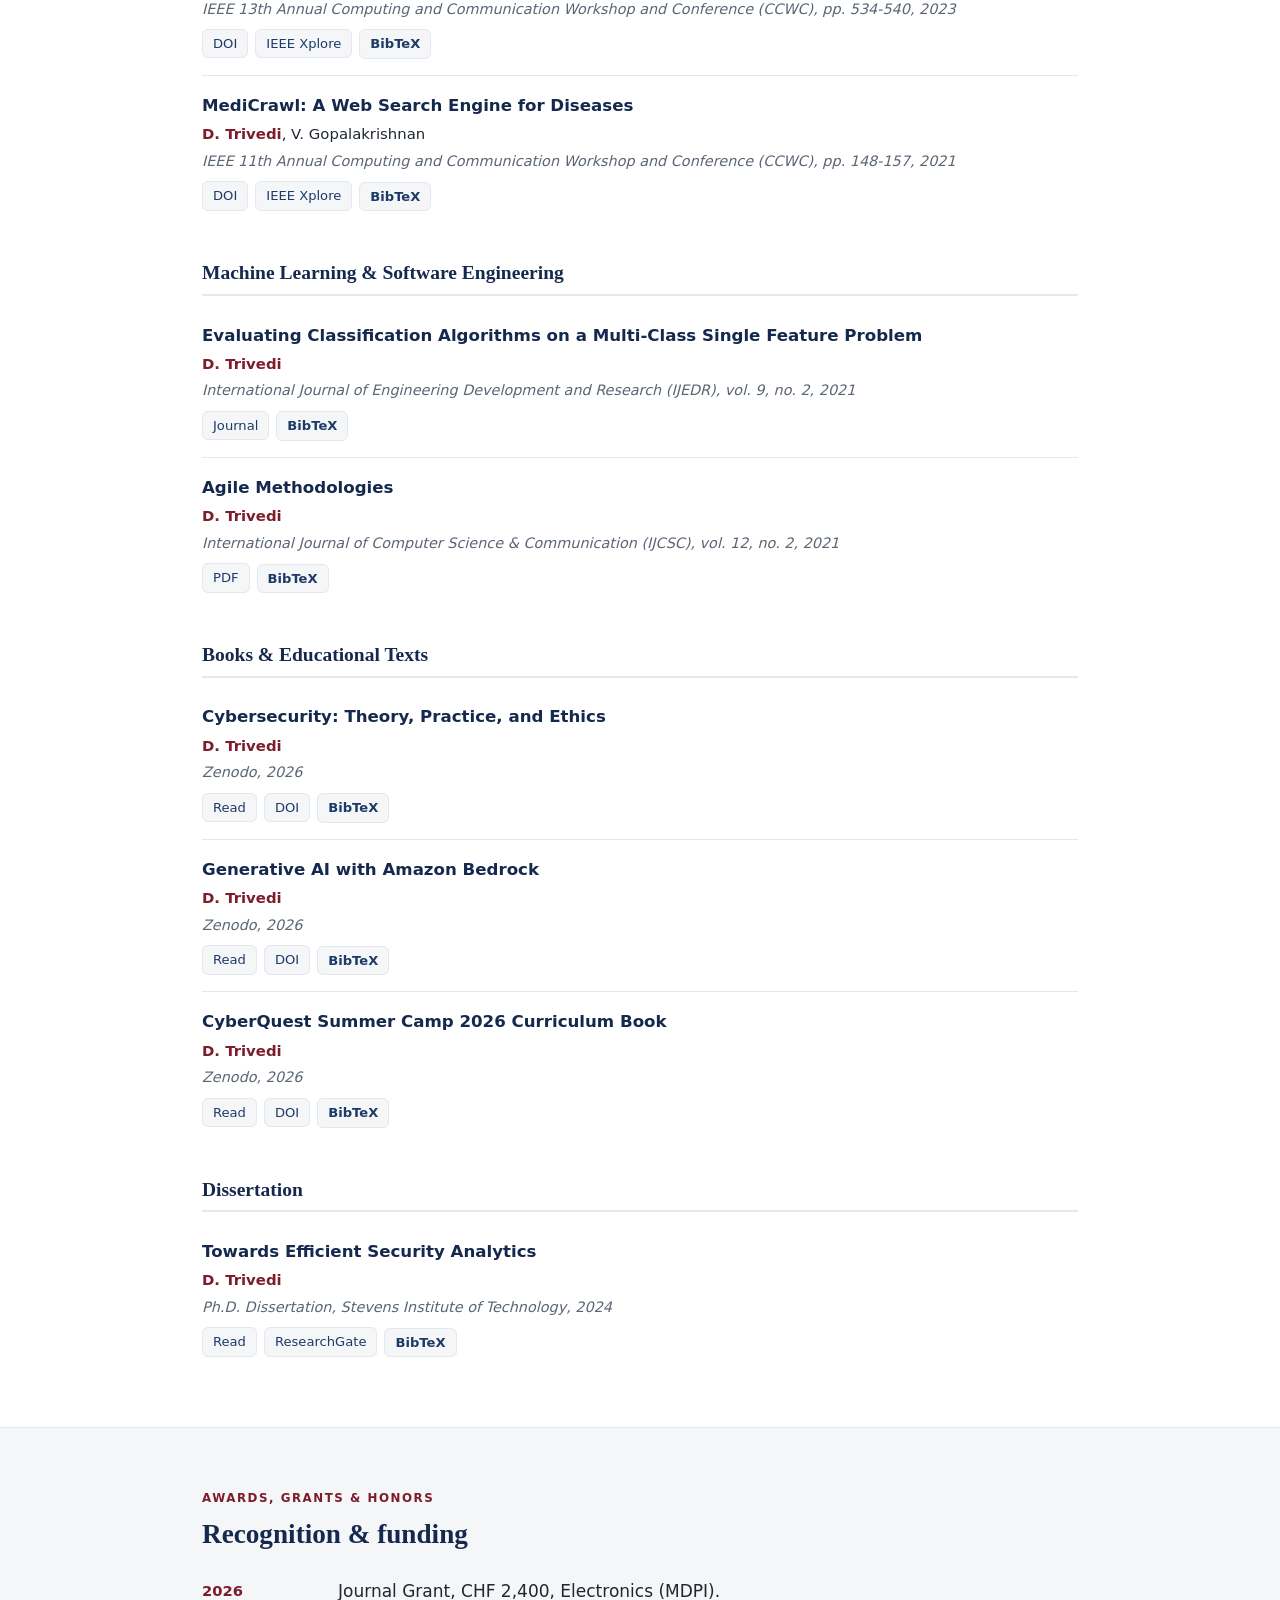
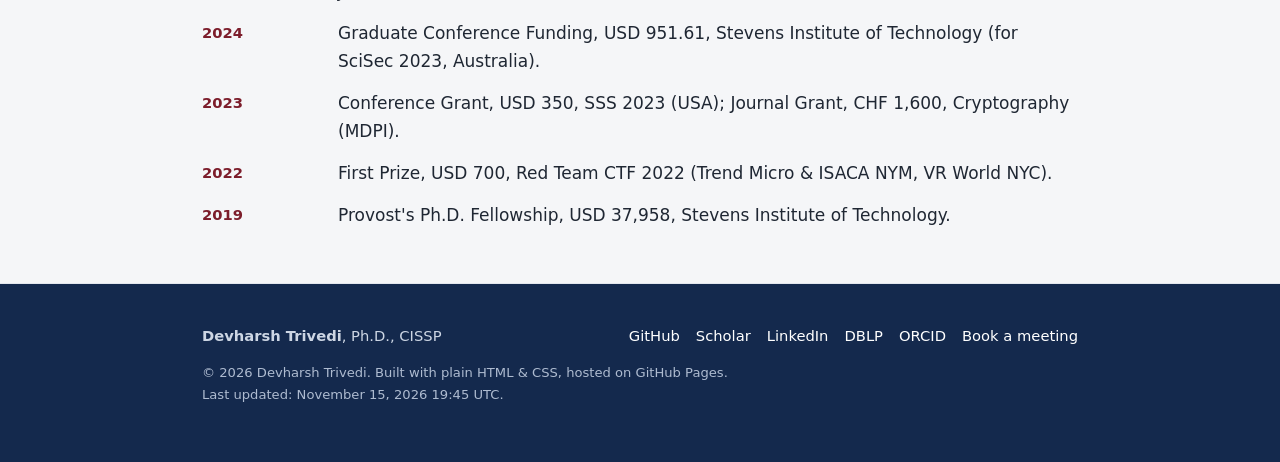
<file: research.html>
<!DOCTYPE html>
<html lang="en">
<head>
<meta charset="utf-8">
<meta name="viewport" content="width=device-width, initial-scale=1">
<title>Research &amp; Publications - Devharsh Trivedi</title>
<meta name="description" content="Peer-reviewed research by Devharsh Trivedi on privacy-preserving machine learning, fully homomorphic encryption, security analytics, and applied cryptography.">
<link rel="canonical" href="https://www.devharsh.me/research.html">
<link rel="stylesheet" href="assets/style.css">
<meta name="author" content="Devharsh Trivedi">
<meta name="robots" content="index,follow,max-image-preview:large,max-snippet:-1">
<meta name="theme-color" content="#14294d">
<meta property="og:type" content="website">
<meta property="og:site_name" content="Devharsh Trivedi">
<meta property="og:title" content="Research &amp; Publications - Devharsh Trivedi">
<meta property="og:description" content="Peer-reviewed research by Devharsh Trivedi on privacy-preserving machine learning, fully homomorphic encryption, security analytics, and applied cryptography.">
<meta property="og:url" content="https://www.devharsh.me/research.html">
<meta property="og:image" content="https://www.devharsh.me/assets/profile.jpg">
<meta property="og:image:alt" content="Devharsh Trivedi">
<meta name="twitter:card" content="summary">
<meta name="twitter:title" content="Research &amp; Publications - Devharsh Trivedi">
<meta name="twitter:description" content="Peer-reviewed research by Devharsh Trivedi on privacy-preserving machine learning, fully homomorphic encryption, security analytics, and applied cryptography.">
<meta name="twitter:image" content="https://www.devharsh.me/assets/profile.jpg">
<script type="application/ld+json">
{
  "@context": "https://schema.org",
  "@graph": [
    {
      "@type": "WebSite",
      "@id": "https://www.devharsh.me/#website",
      "url": "https://www.devharsh.me/",
      "name": "Devharsh Trivedi",
      "inLanguage": "en",
      "publisher": {
        "@id": "https://www.devharsh.me/#person"
      }
    },
    {
      "@type": "Person",
      "@id": "https://www.devharsh.me/#person",
      "name": "Devharsh Trivedi",
      "givenName": "Devharsh",
      "familyName": "Trivedi",
      "honorificSuffix": "Ph.D., CISSP",
      "description": "Computer scientist and software engineer specializing in privacy-preserving machine learning, applied cryptography, and security analytics. Assistant Professor at LaGuardia Community College (CUNY); former Senior Software Engineer at Philips and Senior Applications Engineer at Oracle.",
      "url": "https://www.devharsh.me/",
      "image": "https://www.devharsh.me/assets/profile.jpg",
      "email": "mailto:hi@devharsh.me",
      "jobTitle": "Assistant Professor",
      "worksFor": {
        "@type": "CollegeOrUniversity",
        "name": "LaGuardia Community College, City University of New York"
      },
      "alumniOf": [
        {
          "@type": "CollegeOrUniversity",
          "name": "Stevens Institute of Technology"
        },
        {
          "@type": "CollegeOrUniversity",
          "name": "Nirma Institute of Technology"
        },
        {
          "@type": "CollegeOrUniversity",
          "name": "Gandhinagar Institute of Technology"
        }
      ],
      "knowsAbout": [
        "Privacy-Preserving Machine Learning",
        "Applied Cryptography",
        "Fully Homomorphic Encryption",
        "Security Analytics",
        "Federated Learning",
        "Differential Privacy",
        "Cybersecurity"
      ],
      "identifier": {
        "@type": "PropertyValue",
        "propertyID": "ORCID",
        "value": "https://orcid.org/0000-0001-6374-7249"
      },
      "sameAs": [
        "https://github.com/devharsh",
        "https://scholar.google.com/citations?user=zxkRN_MAAAAJ",
        "https://dblp.org/pid/288/3509.html",
        "https://orcid.org/0000-0001-6374-7249",
        "https://www.researchgate.net/profile/Devharsh-Trivedi",
        "https://www.linkedin.com/in/devharsh/",
        "https://stackoverflow.com/users/4064166/devharsh-trivedi",
        "https://www.credly.com/users/devharsh-trivedi/badges",
        "https://stevens.academia.edu/devharsh",
        "https://blog.devharsh.me/",
        "https://com.puter.tips/"
      ]
    },
    {
      "@type": "WebPage",
      "@id": "https://www.devharsh.me/research.html#webpage",
      "url": "https://www.devharsh.me/research.html",
      "name": "Research & Publications - Devharsh Trivedi",
      "isPartOf": {
        "@id": "https://www.devharsh.me/#website"
      },
      "about": {
        "@id": "https://www.devharsh.me/#person"
      },
      "inLanguage": "en",
      "description": "Peer-reviewed research by Devharsh Trivedi on privacy-preserving machine learning, fully homomorphic encryption, security analytics, and applied cryptography."
    }
  ]
}
</script>
<script type="application/ld+json">
{
  "@context": "https://schema.org",
  "@graph": [
    {
      "@type": "ScholarlyArticle",
      "name": "SoK: Sycophancy as an Integrity Failure in Human-AI Decision Systems",
      "author": [
        {
          "@id": "https://www.devharsh.me/#person",
          "name": "Devharsh Trivedi"
        }
      ],
      "datePublished": "2027",
      "inLanguage": "en",
      "isPartOf": {
        "@type": "CreativeWork",
        "name": "22nd ACM ASIA Conference on Computer and Communications Security (ASIA CCS)"
      },
      "publisher": {
        "@type": "Organization",
        "name": "ACM"
      }
    },
    {
      "@type": "ScholarlyArticle",
      "name": "SoK: Randomness Failures and Their Remedies in Deployed Cryptographic Systems",
      "author": [
        {
          "@id": "https://www.devharsh.me/#person",
          "name": "Devharsh Trivedi"
        }
      ],
      "datePublished": "2027",
      "inLanguage": "en",
      "isPartOf": {
        "@type": "CreativeWork",
        "name": "Financial Cryptography and Data Security (FC)"
      }
    },
    {
      "@type": "ScholarlyArticle",
      "name": "MergeML: Privacy-Preserving Federation of Decision Layers over Private Feature Extractors with Single-Key and Multi-key CKKS (Short Paper)",
      "author": [
        {
          "@id": "https://www.devharsh.me/#person",
          "name": "Devharsh Trivedi"
        }
      ],
      "datePublished": "2026",
      "inLanguage": "en",
      "isPartOf": {
        "@type": "CreativeWork",
        "name": "Cyber Security, Cryptology, and Machine Learning (CSCML), Lecture Notes in Computer Science"
      },
      "publisher": {
        "@type": "Organization",
        "name": "Springer"
      },
      "identifier": {
        "@type": "PropertyValue",
        "propertyID": "DOI",
        "value": "10.1007/978-3-032-42447-1_26"
      },
      "sameAs": "https://doi.org/10.1007/978-3-032-42447-1_26",
      "url": "https://doi.org/10.1007/978-3-032-42447-1_26"
    },
    {
      "@type": "ScholarlyArticle",
      "name": "Fairis: Fairness-Aware Aggregation with Provable Influence Containment against Fairness Poisoning Attacks in Collaborative Machine Learning",
      "author": [
        {
          "@id": "https://www.devharsh.me/#person",
          "name": "Devharsh Trivedi"
        },
        {
          "@type": "Person",
          "name": "Nesrine Kaaniche"
        },
        {
          "@type": "Person",
          "name": "Nikos Triandopoulos"
        },
        {
          "@type": "Person",
          "name": "Maryline Laurent"
        },
        {
          "@type": "Person",
          "name": "Jackson Walters"
        }
      ],
      "datePublished": "2026",
      "inLanguage": "en",
      "isPartOf": {
        "@type": "Periodical",
        "name": "arXiv"
      },
      "url": "https://arxiv.org/abs/2608.06469"
    },
    {
      "@type": "ScholarlyArticle",
      "name": "When the Tool Agrees with You: Large Language Model Sycophancy, Examiner Impartiality, and the Admissibility of AI-Assisted Forensic Opinion",
      "author": [
        {
          "@id": "https://www.devharsh.me/#person",
          "name": "Devharsh Trivedi"
        }
      ],
      "datePublished": "2026",
      "inLanguage": "en",
      "isPartOf": {
        "@type": "Periodical",
        "name": "Journal of Cybersecurity, Digital Forensics and Jurisprudence"
      },
      "publisher": {
        "@type": "Organization",
        "name": "OHG"
      },
      "identifier": {
        "@type": "PropertyValue",
        "propertyID": "DOI",
        "value": "10.65879/3070-5789.2026.02.06"
      },
      "sameAs": "https://doi.org/10.65879/3070-5789.2026.02.06",
      "url": "https://doi.org/10.65879/3070-5789.2026.02.06"
    },
    {
      "@type": "ScholarlyArticle",
      "name": "ProofLayer: Control Coverage Screening for Government Cybersecurity Policies via Multi-LLM Orchestration",
      "author": [
        {
          "@id": "https://www.devharsh.me/#person",
          "name": "Devharsh Trivedi"
        }
      ],
      "datePublished": "2026",
      "inLanguage": "en",
      "isPartOf": {
        "@type": "Periodical",
        "name": "Journal of Cybersecurity, Digital Forensics and Jurisprudence"
      },
      "publisher": {
        "@type": "Organization",
        "name": "OHG"
      },
      "identifier": {
        "@type": "PropertyValue",
        "propertyID": "DOI",
        "value": "10.65879/3070-5789.2026.02.07"
      },
      "sameAs": "https://doi.org/10.65879/3070-5789.2026.02.07",
      "url": "https://doi.org/10.65879/3070-5789.2026.02.07"
    },
    {
      "@type": "ScholarlyArticle",
      "name": "Engineering Secure AI Systems with Lattice-Based Cryptography and Large Language Models",
      "author": [
        {
          "@id": "https://www.devharsh.me/#person",
          "name": "Devharsh Trivedi"
        }
      ],
      "datePublished": "2026",
      "inLanguage": "en",
      "isPartOf": {
        "@type": "Periodical",
        "name": "Engineering Science & Technology"
      },
      "identifier": {
        "@type": "PropertyValue",
        "propertyID": "DOI",
        "value": "10.37256/est.81202710357"
      },
      "sameAs": "https://doi.org/10.37256/est.81202710357",
      "url": "https://doi.org/10.37256/est.81202710357"
    },
    {
      "@type": "ScholarlyArticle",
      "name": "Benchmarking State and Local Cybersecurity Readiness through Automated Policy Analytics: Evidence from Maryland Local Governments",
      "author": [
        {
          "@id": "https://www.devharsh.me/#person",
          "name": "Devharsh Trivedi"
        },
        {
          "@type": "Person",
          "name": "Sage Despeignes"
        },
        {
          "@type": "Person",
          "name": "Titorian Huggins"
        }
      ],
      "datePublished": "2026",
      "inLanguage": "en",
      "isPartOf": {
        "@type": "Periodical",
        "name": "Journal of Computing Sciences in Colleges"
      }
    },
    {
      "@type": "ScholarlyArticle",
      "name": "SplitML: A Unified Privacy-Preserving Architecture for Federated Split-Learning in Heterogeneous Environments",
      "author": [
        {
          "@id": "https://www.devharsh.me/#person",
          "name": "Devharsh Trivedi"
        },
        {
          "@type": "Person",
          "name": "Aymen Boudguiga"
        },
        {
          "@type": "Person",
          "name": "Nesrine Kaaniche"
        },
        {
          "@type": "Person",
          "name": "Nikos Triandopoulos"
        }
      ],
      "datePublished": "2026",
      "inLanguage": "en",
      "isPartOf": {
        "@type": "Periodical",
        "name": "Electronics"
      },
      "publisher": {
        "@type": "Organization",
        "name": "MDPI"
      },
      "identifier": {
        "@type": "PropertyValue",
        "propertyID": "DOI",
        "value": "10.3390/electronics15020267"
      },
      "sameAs": "https://doi.org/10.3390/electronics15020267",
      "url": "https://doi.org/10.3390/electronics15020267"
    },
    {
      "@type": "ScholarlyArticle",
      "name": "SigML++: Supervised Log Anomaly with Probabilistic Polynomial Approximation",
      "author": [
        {
          "@id": "https://www.devharsh.me/#person",
          "name": "Devharsh Trivedi"
        },
        {
          "@type": "Person",
          "name": "Aymen Boudguiga"
        },
        {
          "@type": "Person",
          "name": "Nesrine Kaaniche"
        },
        {
          "@type": "Person",
          "name": "Nikos Triandopoulos"
        }
      ],
      "datePublished": "2023",
      "inLanguage": "en",
      "isPartOf": {
        "@type": "Periodical",
        "name": "Cryptography"
      },
      "publisher": {
        "@type": "Organization",
        "name": "MDPI"
      },
      "identifier": {
        "@type": "PropertyValue",
        "propertyID": "DOI",
        "value": "10.3390/cryptography7040052"
      },
      "sameAs": "https://doi.org/10.3390/cryptography7040052",
      "url": "https://doi.org/10.3390/cryptography7040052"
    },
    {
      "@type": "ScholarlyArticle",
      "name": "SigML: Supervised Log Anomaly with Fully Homomorphic Encryption",
      "author": [
        {
          "@id": "https://www.devharsh.me/#person",
          "name": "Devharsh Trivedi"
        },
        {
          "@type": "Person",
          "name": "Aymen Boudguiga"
        },
        {
          "@type": "Person",
          "name": "Nikos Triandopoulos"
        }
      ],
      "datePublished": "2023",
      "inLanguage": "en",
      "isPartOf": {
        "@type": "CreativeWork",
        "name": "Cyber Security, Cryptology, and Machine Learning (CSCML), Lecture Notes in Computer Science"
      },
      "publisher": {
        "@type": "Organization",
        "name": "Springer"
      },
      "identifier": {
        "@type": "PropertyValue",
        "propertyID": "DOI",
        "value": "10.1007/978-3-031-34671-2_26"
      },
      "sameAs": "https://doi.org/10.1007/978-3-031-34671-2_26",
      "url": "https://doi.org/10.1007/978-3-031-34671-2_26"
    },
    {
      "@type": "ScholarlyArticle",
      "name": "chiku: Efficient Probabilistic Polynomial Approximations Library",
      "author": [
        {
          "@id": "https://www.devharsh.me/#person",
          "name": "Devharsh Trivedi"
        },
        {
          "@type": "Person",
          "name": "Nesrine Kaaniche"
        },
        {
          "@type": "Person",
          "name": "Aymen Boudguiga"
        },
        {
          "@type": "Person",
          "name": "Nikos Triandopoulos"
        }
      ],
      "datePublished": "2024",
      "inLanguage": "en",
      "isPartOf": {
        "@type": "CreativeWork",
        "name": "21st International Conference on Security and Cryptography (SECRYPT)"
      },
      "publisher": {
        "@type": "Organization",
        "name": "SciTePress"
      },
      "identifier": {
        "@type": "PropertyValue",
        "propertyID": "DOI",
        "value": "10.5220/0012716000003767"
      },
      "sameAs": "https://doi.org/10.5220/0012716000003767",
      "url": "https://doi.org/10.5220/0012716000003767"
    },
    {
      "@type": "ScholarlyArticle",
      "name": "Brief Announcement: Efficient Probabilistic Approximations for Sign and Compare",
      "author": [
        {
          "@id": "https://www.devharsh.me/#person",
          "name": "Devharsh Trivedi"
        }
      ],
      "datePublished": "2023",
      "inLanguage": "en",
      "isPartOf": {
        "@type": "CreativeWork",
        "name": "Stabilization, Safety, and Security of Distributed Systems (SSS), Lecture Notes in Computer Science"
      },
      "publisher": {
        "@type": "Organization",
        "name": "Springer"
      },
      "identifier": {
        "@type": "PropertyValue",
        "propertyID": "DOI",
        "value": "10.1007/978-3-031-44274-2_21"
      },
      "sameAs": "https://doi.org/10.1007/978-3-031-44274-2_21",
      "url": "https://doi.org/10.1007/978-3-031-44274-2_21"
    },
    {
      "@type": "ScholarlyArticle",
      "name": "VaultBox: Enhancing the Security and Effectiveness of Security Analytics",
      "author": [
        {
          "@id": "https://www.devharsh.me/#person",
          "name": "Devharsh Trivedi"
        },
        {
          "@type": "Person",
          "name": "Nikos Triandopoulos"
        }
      ],
      "datePublished": "2023",
      "inLanguage": "en",
      "isPartOf": {
        "@type": "CreativeWork",
        "name": "Science of Cyber Security (SciSec), Lecture Notes in Computer Science"
      },
      "publisher": {
        "@type": "Organization",
        "name": "Springer"
      },
      "identifier": {
        "@type": "PropertyValue",
        "propertyID": "DOI",
        "value": "10.1007/978-3-031-45933-7_24"
      },
      "sameAs": "https://doi.org/10.1007/978-3-031-45933-7_24",
      "url": "https://doi.org/10.1007/978-3-031-45933-7_24"
    },
    {
      "@type": "ScholarlyArticle",
      "name": "PETA: A Privacy-Enhanced Framework for Secure and Auditable Tax Analysis",
      "author": [
        {
          "@id": "https://www.devharsh.me/#person",
          "name": "Devharsh Trivedi"
        },
        {
          "@type": "Person",
          "name": "Christopher Malcolm"
        },
        {
          "@type": "Person",
          "name": "Jaylen Harrell"
        },
        {
          "@type": "Person",
          "name": "Hephzibah Omisakin"
        },
        {
          "@type": "Person",
          "name": "Phillip Addison"
        }
      ],
      "datePublished": "2025",
      "inLanguage": "en",
      "isPartOf": {
        "@type": "Periodical",
        "name": "Journal of Cybersecurity, Digital Forensics and Jurisprudence"
      },
      "publisher": {
        "@type": "Organization",
        "name": "OHG"
      },
      "identifier": {
        "@type": "PropertyValue",
        "propertyID": "DOI",
        "value": "10.65879/3070-5789.2025.01.08"
      },
      "sameAs": "https://doi.org/10.65879/3070-5789.2025.01.08",
      "url": "https://doi.org/10.65879/3070-5789.2025.01.08"
    },
    {
      "@type": "ScholarlyArticle",
      "name": "Local Government Supply Chain Cybersecurity: Addressing the Implementation Gap in Resource-Limited Municipalities",
      "author": [
        {
          "@type": "Person",
          "name": "Sage Despeignes"
        },
        {
          "@type": "Person",
          "name": "Titorian Huggins"
        },
        {
          "@id": "https://www.devharsh.me/#person",
          "name": "Devharsh Trivedi"
        }
      ],
      "datePublished": "2025",
      "inLanguage": "en",
      "isPartOf": {
        "@type": "Periodical",
        "name": "Journal of Computing Sciences in Colleges"
      },
      "publisher": {
        "@type": "Organization",
        "name": "Consortium for Computing Sciences in Colleges"
      },
      "identifier": {
        "@type": "PropertyValue",
        "propertyID": "DOI",
        "value": "10.5555/3801163.3801176"
      },
      "sameAs": "https://doi.org/10.5555/3801163.3801176",
      "url": "https://doi.org/10.5555/3801163.3801176"
    },
    {
      "@type": "Article",
      "name": "The Future of Cryptography: Performing Computations on Encrypted Data",
      "author": [
        {
          "@id": "https://www.devharsh.me/#person",
          "name": "Devharsh Trivedi"
        }
      ],
      "datePublished": "2023",
      "inLanguage": "en",
      "isPartOf": {
        "@type": "Periodical",
        "name": "ISACA Journal"
      },
      "publisher": {
        "@type": "Organization",
        "name": "ISACA"
      },
      "url": "https://www.isaca.org/resources/isaca-journal/issues/2023/volume-1/the-future-of-cryptography"
    },
    {
      "@type": "ScholarlyArticle",
      "name": "MediSearch: Advanced Medical Web Search Engine",
      "author": [
        {
          "@id": "https://www.devharsh.me/#person",
          "name": "Devharsh Trivedi"
        },
        {
          "@type": "Person",
          "name": "Vaishnavi Gopalakrishnan"
        },
        {
          "@type": "Person",
          "name": "Dharati Dholariya"
        }
      ],
      "datePublished": "2023",
      "inLanguage": "en",
      "isPartOf": {
        "@type": "CreativeWork",
        "name": "IEEE 13th Annual Computing and Communication Workshop and Conference (CCWC)"
      },
      "publisher": {
        "@type": "Organization",
        "name": "IEEE"
      },
      "identifier": {
        "@type": "PropertyValue",
        "propertyID": "DOI",
        "value": "10.1109/CCWC57344.2023.10099048"
      },
      "sameAs": "https://doi.org/10.1109/CCWC57344.2023.10099048",
      "url": "https://doi.org/10.1109/CCWC57344.2023.10099048"
    },
    {
      "@type": "ScholarlyArticle",
      "name": "MediCrawl: A Web Search Engine for Diseases",
      "author": [
        {
          "@id": "https://www.devharsh.me/#person",
          "name": "Devharsh Trivedi"
        },
        {
          "@type": "Person",
          "name": "Vaishnavi Gopalakrishnan"
        }
      ],
      "datePublished": "2021",
      "inLanguage": "en",
      "isPartOf": {
        "@type": "CreativeWork",
        "name": "IEEE 11th Annual Computing and Communication Workshop and Conference (CCWC)"
      },
      "publisher": {
        "@type": "Organization",
        "name": "IEEE"
      },
      "identifier": {
        "@type": "PropertyValue",
        "propertyID": "DOI",
        "value": "10.1109/CCWC51732.2021.9376088"
      },
      "sameAs": "https://doi.org/10.1109/CCWC51732.2021.9376088",
      "url": "https://doi.org/10.1109/CCWC51732.2021.9376088"
    },
    {
      "@type": "Article",
      "name": "Evaluating Classification Algorithms on a Multi-Class Single Feature Problem",
      "author": [
        {
          "@id": "https://www.devharsh.me/#person",
          "name": "Devharsh Trivedi"
        }
      ],
      "datePublished": "2021",
      "inLanguage": "en",
      "isPartOf": {
        "@type": "Periodical",
        "name": "International Journal of Engineering Development and Research (IJEDR)"
      },
      "publisher": {
        "@type": "Organization",
        "name": "IJEDR"
      },
      "url": "https://rjwave.org/ijedr/"
    },
    {
      "@type": "Article",
      "name": "Agile Methodologies",
      "author": [
        {
          "@id": "https://www.devharsh.me/#person",
          "name": "Devharsh Trivedi"
        }
      ],
      "datePublished": "2021",
      "inLanguage": "en",
      "isPartOf": {
        "@type": "Periodical",
        "name": "International Journal of Computer Science and Communication (IJCSC)"
      },
      "publisher": {
        "@type": "Organization",
        "name": "IJCSC"
      },
      "url": "https://csjournals.com/IJCSC/PDF12-2/16.%20Dev.pdf"
    },
    {
      "@type": "Book",
      "name": "Cybersecurity: Theory, Practice, and Ethics",
      "author": [
        {
          "@id": "https://www.devharsh.me/#person",
          "name": "Devharsh Trivedi"
        }
      ],
      "datePublished": "2026",
      "inLanguage": "en",
      "publisher": {
        "@type": "Organization",
        "name": "Zenodo"
      },
      "identifier": {
        "@type": "PropertyValue",
        "propertyID": "DOI",
        "value": "10.5281/zenodo.20581926"
      },
      "sameAs": "https://doi.org/10.5281/zenodo.20581926",
      "url": "https://doi.org/10.5281/zenodo.20581926"
    },
    {
      "@type": "Book",
      "name": "Generative AI with Amazon Bedrock",
      "author": [
        {
          "@id": "https://www.devharsh.me/#person",
          "name": "Devharsh Trivedi"
        }
      ],
      "datePublished": "2026",
      "inLanguage": "en",
      "publisher": {
        "@type": "Organization",
        "name": "Zenodo"
      },
      "identifier": {
        "@type": "PropertyValue",
        "propertyID": "DOI",
        "value": "10.5281/zenodo.20652883"
      },
      "sameAs": "https://doi.org/10.5281/zenodo.20652883",
      "url": "https://doi.org/10.5281/zenodo.20652883"
    },
    {
      "@type": "Book",
      "name": "CyberQuest Summer Camp 2026 Curriculum Book",
      "author": [
        {
          "@id": "https://www.devharsh.me/#person",
          "name": "Devharsh Trivedi"
        }
      ],
      "datePublished": "2026",
      "inLanguage": "en",
      "publisher": {
        "@type": "Organization",
        "name": "Zenodo"
      },
      "identifier": {
        "@type": "PropertyValue",
        "propertyID": "DOI",
        "value": "10.5281/zenodo.20635564"
      },
      "sameAs": "https://doi.org/10.5281/zenodo.20635564",
      "url": "https://doi.org/10.5281/zenodo.20635564"
    },
    {
      "@type": "Thesis",
      "name": "Towards Efficient Security Analytics",
      "author": [
        {
          "@id": "https://www.devharsh.me/#person",
          "name": "Devharsh Trivedi"
        }
      ],
      "datePublished": "2024",
      "inLanguage": "en",
      "publisher": {
        "@type": "Organization",
        "name": "Stevens Institute of Technology"
      },
      "url": "https://www.researchgate.net/publication/382390576_Towards_Efficient_Security_Analytics"
    }
  ]
}
</script>
</head>
<body>
<a class="skip-link" href="#main">Skip to main content</a>

<nav class="nav" aria-label="Primary">
  <div class="nav-inner">
    <a class="brand" href="index.html">Devharsh Trivedi</a>
    <div class="nav-links">
      <a href="index.html">Home</a>
      <a href="research.html" class="active" aria-current="page">Research</a>
      <a href="experience.html">Experience</a>
      <a href="teaching.html">Teaching</a>
      <a href="projects.html">Projects</a>
      <a href="blog.html">Blog</a>
      <a href="cv.html">CV</a>
    </div>
  </div>
</nav>

<main id="main">

<header class="hero" style="padding-bottom:18px;">
  <div class="wrap">
    <span class="eyebrow">Research &amp; Publications</span>
    <h1>Research</h1>
    <p class="pitch">My research makes machine learning and security analytics work on encrypted data, so organizations can detect threats and collaborate on models without exposing sensitive information. Core themes: privacy-preserving machine learning, fully homomorphic encryption (FHE), security analytics, and the integrity of AI-assisted decisions.</p>
    <div class="btns">
      <a class="btn btn-ghost btn-sm" href="https://scholar.google.com/citations?user=zxkRN_MAAAAJ" target="_blank" rel="noopener">Google Scholar</a>
      <a class="btn btn-ghost btn-sm" href="https://dblp.org/pid/288/3509.html" target="_blank" rel="noopener">DBLP</a>
      <a class="btn btn-ghost btn-sm" href="https://www.researchgate.net/profile/Devharsh-Trivedi" target="_blank" rel="noopener">ResearchGate</a>
      <a class="btn btn-ghost btn-sm" href="https://orcid.org/0000-0001-6374-7249" target="_blank" rel="noopener">ORCID</a>
    </div>
  </div>
</header>

<!-- ===== Research agenda ===== -->
<section style="padding-top:34px;padding-bottom:0;">
  <div class="wrap">
    <div class="section-head">
      <span class="kicker">Research Agenda</span>
      <h2>Secure and trustworthy data science</h2>
      <p class="lede">My work innovates at the nexus of applied cryptography and privacy-preserving machine learning, resolving the tension between the power of data analytics and the imperative of individual privacy, with deployable solutions for healthcare, finance, and critical infrastructure.</p>
    </div>
    <div class="grid grid-3">
      <div class="card"><h3>Cryptographic primitives for computation</h3><p class="muted">Secure Multi-Party Computation (MPC) and Fully Homomorphic Encryption (FHE) optimized for machine learning, with zero-knowledge proofs for provable integrity on encrypted data.</p></div>
      <div class="card"><h3>Provable privacy in decentralized systems</h3><p class="muted">Communication-efficient, differentially private Federated Learning, combining Secure Aggregation with Differential Privacy to resist inference attacks.</p></div>
      <div class="card"><h3>Ethical &amp; applied PPML</h3><p class="muted">Translating cryptographic guarantees into clinical data sharing and secure financial modeling, with governance for fair, responsible deployment.</p></div>
    </div>
    <p style="margin-top:18px;">Current and recent projects include <strong>Fairis</strong> (fairness-aware aggregation for private collaborative ML), sycophancy as an integrity failure in human-AI decision systems, automated screening of government cybersecurity policies, and randomness failures in deployed cryptographic systems.</p>
  </div>
</section>

<section style="padding-top:34px;">
  <div class="wrap">
    <div class="section-head"><span class="kicker">Publications</span><h2>Selected publications by topic</h2></div>
    <div class="grid grid-3" style="margin-bottom:34px;">
      <a class="card center" href="https://scholar.google.com/citations?user=zxkRN_MAAAAJ" target="_blank" rel="noopener" style="color:inherit;">
        <div style="font-family:var(--serif);font-size:2rem;color:var(--accent);font-weight:700;">50+</div>
        <div class="meta">indexed entries on Google Scholar</div>
      </a>
      <a class="card center" href="https://www.researchgate.net/profile/Devharsh-Trivedi/research" target="_blank" rel="noopener" style="color:inherit;">
        <div style="font-family:var(--serif);font-size:2rem;color:var(--accent);font-weight:700;">80+</div>
        <div class="meta">research items on ResearchGate</div>
      </a>
      <a class="card center" href="https://zenodo.org/search?q=metadata.creators.person_or_org.name%3A%22Trivedi%2C%20Devharsh%22" target="_blank" rel="noopener" style="color:inherit;">
        <div style="font-family:var(--serif);font-size:2rem;color:var(--accent);font-weight:700;">DOI</div>
        <div class="meta">software releases archived on Zenodo</div>
      </a>
    </div>
    <p class="muted" style="font-size:.9rem;">Below is a selection of peer-reviewed publications and preprints, with author name shown in <span class="you">burgundy</span>. The counts above link to the complete, continuously updated record across profiles.</p>

    <div class="pub-group">
      <h3>Privacy-Preserving Machine Learning &amp; Homomorphic Encryption</h3>

      <div class="pub">
        <div class="title">MergeML: Privacy-Preserving Federation of Decision Layers over Private Feature Extractors with Single-Key and Multi-key CKKS (Short Paper)</div>
        <div class="authors"><span class="you">D. Trivedi</span></div>
        <div class="venue">Cyber Security, Cryptology, and Machine Learning (CSCML), LNCS, pp. 386-397, 2026 (Springer)</div>
        <div class="links"><a href="https://doi.org/10.1007/978-3-032-42447-1_26" target="_blank" rel="noopener">DOI</a><a href="https://link.springer.com/chapter/10.1007/978-3-032-42447-1_26" target="_blank" rel="noopener">Chapter</a><details class="bib"><summary>BibTeX</summary><div class="bibwrap"><button class="copybtn" type="button" onclick="copyBib(this)">Copy</button><pre>@inproceedings{trivedi2026mergeml,
  title     = {MergeML: Privacy-Preserving Federation of Decision Layers over Private Feature Extractors with Single-Key and Multi-key CKKS (Short Paper)},
  author    = {Trivedi, Devharsh},
  booktitle = {Cyber Security, Cryptology, and Machine Learning (CSCML)},
  series    = {Lecture Notes in Computer Science},
  pages     = {386--397},
  year      = {2026},
  doi       = {10.1007/978-3-032-42447-1_26}
}</pre></div></details></div>
      </div>
      <div class="pub">
        <div class="title">Fairis: Fairness-Aware Aggregation with Provable Influence Containment against Fairness Poisoning Attacks in Collaborative Machine Learning</div>
        <div class="authors"><span class="you">D. Trivedi</span>, N. Kaaniche, N. Triandopoulos, M. Laurent, J. Walters</div>
        <div class="venue">arXiv preprint arXiv:2608.06469, 2026</div>
        <div class="links"><a href="https://arxiv.org/abs/2608.06469" target="_blank" rel="noopener">arXiv</a><details class="bib"><summary>BibTeX</summary><div class="bibwrap"><button class="copybtn" type="button" onclick="copyBib(this)">Copy</button><pre>@misc{trivedi2026fairis,
  title         = {Fairis: Fairness-Aware Aggregation with Provable Influence Containment against Fairness Poisoning Attacks in Collaborative Machine Learning},
  author        = {Trivedi, Devharsh and Kaaniche, Nesrine and Triandopoulos, Nikos and Laurent, Maryline and Walters, Jackson},
  year          = {2026},
  eprint        = {2608.06469},
  archivePrefix = {arXiv},
  primaryClass  = {cs.CR}
}</pre></div></details></div>
      </div>
      <div class="pub">
        <div class="title">SplitML: A Unified Privacy-Preserving Architecture for Federated Split-Learning in Heterogeneous Environments</div>
        <div class="authors"><span class="you">D. Trivedi</span>, A. Boudguiga, N. Kaaniche, N. Triandopoulos</div>
        <div class="venue">Electronics, vol. 15, no. 2, art. 267, 2026 (MDPI)</div>
        <div class="links"><a href="https://doi.org/10.3390/electronics15020267" target="_blank" rel="noopener">DOI</a><a href="https://www.mdpi.com/2079-9292/15/2/267" target="_blank" rel="noopener">Paper</a><a href="https://www.mdpi.com/2079-9292/15/2/267/pdf" target="_blank" rel="noopener">PDF</a><details class="bib"><summary>BibTeX</summary><div class="bibwrap"><button class="copybtn" type="button" onclick="copyBib(this)">Copy</button><pre>@article{trivedi2026splitml,
  title   = {SplitML: A Unified Privacy-Preserving Architecture for Federated Split-Learning in Heterogeneous Environments},
  author  = {Trivedi, Devharsh and Boudguiga, Aymen and Kaaniche, Nesrine and Triandopoulos, Nikos},
  journal = {Electronics},
  volume  = {15},
  number  = {2},
  pages   = {267},
  year    = {2026},
  doi     = {10.3390/electronics15020267}
}</pre></div></details></div>
      </div>
      <div class="pub">
        <div class="title">SigML++: Supervised Log Anomaly with Probabilistic Polynomial Approximation</div>
        <div class="authors"><span class="you">D. Trivedi</span>, A. Boudguiga, N. Kaaniche, N. Triandopoulos</div>
        <div class="venue">Cryptography, vol. 7, no. 4, art. 52, 2023 (MDPI)</div>
        <div class="links"><a href="https://doi.org/10.3390/cryptography7040052" target="_blank" rel="noopener">DOI</a><a href="https://www.mdpi.com/2410-387X/7/4/52" target="_blank" rel="noopener">Paper</a><a href="https://www.mdpi.com/2410-387X/7/4/52/pdf" target="_blank" rel="noopener">PDF</a><details class="bib"><summary>BibTeX</summary><div class="bibwrap"><button class="copybtn" type="button" onclick="copyBib(this)">Copy</button><pre>@article{trivedi2023sigmlpp,
  title   = {SigML++: Supervised Log Anomaly with Probabilistic Polynomial Approximation},
  author  = {Trivedi, Devharsh and Boudguiga, Aymen and Kaaniche, Nesrine and Triandopoulos, Nikos},
  journal = {Cryptography},
  volume  = {7},
  number  = {4},
  pages   = {52},
  year    = {2023},
  doi     = {10.3390/cryptography7040052}
}</pre></div></details></div>
      </div>
      <div class="pub">
        <div class="title">SigML: Supervised Log Anomaly with Fully Homomorphic Encryption</div>
        <div class="authors"><span class="you">D. Trivedi</span>, A. Boudguiga, N. Triandopoulos</div>
        <div class="venue">Cyber Security, Cryptology, and Machine Learning (CSCML), LNCS, pp. 372-388, 2023 (Springer)</div>
        <div class="links"><a href="https://doi.org/10.1007/978-3-031-34671-2_26" target="_blank" rel="noopener">DOI</a><a href="https://link.springer.com/chapter/10.1007/978-3-031-34671-2_26" target="_blank" rel="noopener">Chapter</a><details class="bib"><summary>BibTeX</summary><div class="bibwrap"><button class="copybtn" type="button" onclick="copyBib(this)">Copy</button><pre>@inproceedings{trivedi2023sigml,
  title     = {SigML: Supervised Log Anomaly with Fully Homomorphic Encryption},
  author    = {Trivedi, Devharsh and Boudguiga, Aymen and Triandopoulos, Nikos},
  booktitle = {Cyber Security, Cryptology, and Machine Learning (CSCML)},
  series    = {Lecture Notes in Computer Science},
  pages     = {372--388},
  year      = {2023},
  doi       = {10.1007/978-3-031-34671-2_26}
}</pre></div></details></div>
      </div>
      <div class="pub">
        <div class="title">chiku: Efficient Probabilistic Polynomial Approximations Library</div>
        <div class="authors"><span class="you">D. Trivedi</span>, N. Kaaniche, A. Boudguiga, N. Triandopoulos</div>
        <div class="venue">21st International Conference on Security and Cryptography (SECRYPT), pp. 634-641, 2024 (SciTePress)</div>
        <div class="links"><a href="https://doi.org/10.5220/0012716000003767" target="_blank" rel="noopener">DOI</a><a href="https://github.com/devharsh/chiku" target="_blank" rel="noopener">Code</a><details class="bib"><summary>BibTeX</summary><div class="bibwrap"><button class="copybtn" type="button" onclick="copyBib(this)">Copy</button><pre>@inproceedings{trivedi2024chiku,
  title     = {chiku: Efficient Probabilistic Polynomial Approximations Library},
  author    = {Trivedi, Devharsh and Kaaniche, Nesrine and Boudguiga, Aymen and Triandopoulos, Nikos},
  booktitle = {Proceedings of the 21st International Conference on Security and Cryptography (SECRYPT)},
  pages     = {634--641},
  year      = {2024},
  doi       = {10.5220/0012716000003767}
}</pre></div></details></div>
      </div>
      <div class="pub">
        <div class="title">Brief Announcement: Efficient Probabilistic Approximations for Sign and Compare</div>
        <div class="authors"><span class="you">D. Trivedi</span></div>
        <div class="venue">Stabilization, Safety, and Security of Distributed Systems (SSS), LNCS, pp. 289-296, 2023 (Springer)</div>
        <div class="links"><a href="https://doi.org/10.1007/978-3-031-44274-2_21" target="_blank" rel="noopener">DOI</a><a href="https://link.springer.com/chapter/10.1007/978-3-031-44274-2_21" target="_blank" rel="noopener">Chapter</a><a href="https://github.com/devharsh/chiku" target="_blank" rel="noopener">Code</a><details class="bib"><summary>BibTeX</summary><div class="bibwrap"><button class="copybtn" type="button" onclick="copyBib(this)">Copy</button><pre>@inproceedings{trivedi2023brief,
  title     = {Brief Announcement: Efficient Probabilistic Approximations for Sign and Compare},
  author    = {Trivedi, Devharsh},
  booktitle = {Stabilization, Safety, and Security of Distributed Systems (SSS)},
  series    = {Lecture Notes in Computer Science},
  pages     = {289--296},
  year      = {2023},
  doi       = {10.1007/978-3-031-44274-2_21}
}</pre></div></details></div>
      </div>
    </div>

    <div class="pub-group">
      <h3>AI Security &amp; Integrity of AI-Assisted Decisions</h3>

      <div class="pub">
        <div class="title">SoK: Sycophancy as an Integrity Failure in Human-AI Decision Systems</div>
        <div class="authors"><span class="you">D. Trivedi</span></div>
        <div class="venue">22nd ACM ASIA Conference on Computer and Communications Security (ASIA CCS), 2027 (ACM). Accepted, to appear.</div>
        <div class="links"><details class="bib"><summary>BibTeX</summary><div class="bibwrap"><button class="copybtn" type="button" onclick="copyBib(this)">Copy</button><pre>@inproceedings{trivedi2027sycophancy,
  title     = {SoK: Sycophancy as an Integrity Failure in Human-AI Decision Systems},
  author    = {Trivedi, Devharsh},
  booktitle = {Proceedings of the 22nd ACM ASIA Conference on Computer and Communications Security (ASIA CCS)},
  publisher = {ACM},
  year      = {2027},
  note      = {Accepted, to appear}
}</pre></div></details></div>
      </div>
      <div class="pub">
        <div class="title">When the Tool Agrees with You: Large Language Model Sycophancy, Examiner Impartiality, and the Admissibility of AI-Assisted Forensic Opinion</div>
        <div class="authors"><span class="you">D. Trivedi</span></div>
        <div class="venue">Journal of Cybersecurity, Digital Forensics and Jurisprudence, vol. 2, pp. 85-99, 2026</div>
        <div class="links"><a href="https://doi.org/10.65879/3070-5789.2026.02.06" target="_blank" rel="noopener">DOI</a><a href="https://github.com/devharsh/sycophancy-forensics" target="_blank" rel="noopener">Code</a><details class="bib"><summary>BibTeX</summary><div class="bibwrap"><button class="copybtn" type="button" onclick="copyBib(this)">Copy</button><pre>@article{trivedi2026tool,
  title   = {When the Tool Agrees with You: Large Language Model Sycophancy, Examiner Impartiality, and the Admissibility of AI-Assisted Forensic Opinion},
  author  = {Trivedi, Devharsh},
  journal = {Journal of Cybersecurity, Digital Forensics and Jurisprudence},
  volume  = {2},
  pages   = {85--99},
  year    = {2026},
  doi     = {10.65879/3070-5789.2026.02.06}
}</pre></div></details></div>
      </div>
      <div class="pub">
        <div class="title">Engineering Secure AI Systems with Lattice-Based Cryptography and Large Language Models</div>
        <div class="authors"><span class="you">D. Trivedi</span></div>
        <div class="venue">Engineering Science &amp; Technology, vol. 8, no. 1, pp. 129-187, 2026</div>
        <div class="links"><a href="https://doi.org/10.37256/est.81202710357" target="_blank" rel="noopener">DOI</a><details class="bib"><summary>BibTeX</summary><div class="bibwrap"><button class="copybtn" type="button" onclick="copyBib(this)">Copy</button><pre>@article{trivedi2026lattice,
  title   = {Engineering Secure AI Systems with Lattice-Based Cryptography and Large Language Models},
  author  = {Trivedi, Devharsh},
  journal = {Engineering Science \&amp; Technology},
  volume  = {8},
  number  = {1},
  pages   = {129--187},
  year    = {2026},
  doi     = {10.37256/est.81202710357}
}</pre></div></details></div>
      </div>
    </div>

    <div class="pub-group">
      <h3>Security Analytics &amp; Privacy-Enhanced Systems</h3>

      <div class="pub">
        <div class="title">ProofLayer: Control Coverage Screening for Government Cybersecurity Policies via Multi-LLM Orchestration</div>
        <div class="authors"><span class="you">D. Trivedi</span></div>
        <div class="venue">Journal of Cybersecurity, Digital Forensics and Jurisprudence, vol. 2, pp. 100-111, 2026</div>
        <div class="links"><a href="https://doi.org/10.65879/3070-5789.2026.02.07" target="_blank" rel="noopener">DOI</a><a href="https://cdfjjournal.com/index.php/cdfj/article/view/23" target="_blank" rel="noopener">Article</a><a href="https://github.com/devharsh/ProofLayer" target="_blank" rel="noopener">Code</a><details class="bib"><summary>BibTeX</summary><div class="bibwrap"><button class="copybtn" type="button" onclick="copyBib(this)">Copy</button><pre>@article{trivedi2026prooflayer,
  title   = {ProofLayer: Control Coverage Screening for Government Cybersecurity Policies via Multi-LLM Orchestration},
  author  = {Trivedi, Devharsh},
  journal = {Journal of Cybersecurity, Digital Forensics and Jurisprudence},
  volume  = {2},
  pages   = {100--111},
  year    = {2026},
  doi     = {10.65879/3070-5789.2026.02.07},
  url     = {https://cdfjjournal.com/index.php/cdfj/article/view/23}
}</pre></div></details></div>
      </div>
      <div class="pub">
        <div class="title">Benchmarking State and Local Cybersecurity Readiness through Automated Policy Analytics: Evidence from Maryland Local Governments</div>
        <div class="authors"><span class="you">D. Trivedi</span>, S. Despeignes, T. Huggins</div>
        <div class="venue">Journal of Computing Sciences in Colleges, vol. 42, no. 3, 2026 (42nd CCSC Eastern Regional Conference)</div>
        <div class="links"><a href="https://github.com/devharsh/municipal-cyber-policy-analytics" target="_blank" rel="noopener">Code</a><details class="bib"><summary>BibTeX</summary><div class="bibwrap"><button class="copybtn" type="button" onclick="copyBib(this)">Copy</button><pre>@article{trivedi2026municipal,
  title   = {Benchmarking State and Local Cybersecurity Readiness through Automated Policy Analytics: Evidence from Maryland Local Governments},
  author  = {Trivedi, Devharsh and Despeignes, Sage and Huggins, Titorian},
  journal = {Journal of Computing Sciences in Colleges},
  volume  = {42},
  number  = {3},
  year    = {2026},
  note    = {42nd CCSC Eastern Regional Conference}
}</pre></div></details></div>
      </div>
      <div class="pub">
        <div class="title">VaultBox: Enhancing the Security and Effectiveness of Security Analytics</div>
        <div class="authors"><span class="you">D. Trivedi</span>, N. Triandopoulos</div>
        <div class="venue">Science of Cyber Security (SciSec), LNCS, pp. 401-422, 2023 (Springer)</div>
        <div class="links"><a href="https://doi.org/10.1007/978-3-031-45933-7_24" target="_blank" rel="noopener">DOI</a><a href="https://link.springer.com/chapter/10.1007/978-3-031-45933-7_24" target="_blank" rel="noopener">Chapter</a><a href="https://github.com/devharsh/VaultBox" target="_blank" rel="noopener">Code</a><details class="bib"><summary>BibTeX</summary><div class="bibwrap"><button class="copybtn" type="button" onclick="copyBib(this)">Copy</button><pre>@inproceedings{trivedi2023vaultbox,
  title     = {VaultBox: Enhancing the Security and Effectiveness of Security Analytics},
  author    = {Trivedi, Devharsh and Triandopoulos, Nikos},
  booktitle = {Science of Cyber Security (SciSec)},
  series    = {Lecture Notes in Computer Science},
  pages     = {401--422},
  year      = {2023},
  doi       = {10.1007/978-3-031-45933-7_24}
}</pre></div></details></div>
      </div>
      <div class="pub">
        <div class="title">PETA: A Privacy-Enhanced Framework for Secure and Auditable Tax Analysis</div>
        <div class="authors"><span class="you">D. Trivedi</span>, C. Malcolm, J. Harrell, H. Omisakin, P. Addison</div>
        <div class="venue">Journal of Cybersecurity, Digital Forensics and Jurisprudence, vol. 1, pp. 81-94, 2025</div>
        <div class="links"><a href="https://doi.org/10.65879/3070-5789.2025.01.08" target="_blank" rel="noopener">DOI</a><a href="https://cdfjjournal.com/index.php/cdfj/article/view/11" target="_blank" rel="noopener">Article</a><details class="bib"><summary>BibTeX</summary><div class="bibwrap"><button class="copybtn" type="button" onclick="copyBib(this)">Copy</button><pre>@article{trivedi2025peta,
  title   = {PETA: A Privacy-Enhanced Framework for Secure and Auditable Tax Analysis},
  author  = {Trivedi, Devharsh and Malcolm, Christopher and Harrell, Jaylen and Omisakin, Hephzibah and Addison, Phillip},
  journal = {Journal of Cybersecurity, Digital Forensics and Jurisprudence},
  volume  = {1},
  pages   = {81--94},
  year    = {2025},
  doi     = {10.65879/3070-5789.2025.01.08},
  url     = {https://cdfjjournal.com/index.php/cdfj/article/view/11}
}</pre></div></details></div>
      </div>
      <div class="pub">
        <div class="title">Local Government Supply Chain Cybersecurity: Addressing the Implementation Gap in Resource-Limited Municipalities</div>
        <div class="authors">S. Despeignes, T. Huggins, <span class="you">D. Trivedi</span></div>
        <div class="venue">Journal of Computing Sciences in Colleges, vol. 41, no. 3, pp. 36-37, 2025</div>
        <div class="links"><a href="https://doi.org/10.5555/3801163.3801176" target="_blank" rel="noopener">DOI</a><a href="https://dblp.org/pid/288/3509.html" target="_blank" rel="noopener">DBLP</a><details class="bib"><summary>BibTeX</summary><div class="bibwrap"><button class="copybtn" type="button" onclick="copyBib(this)">Copy</button><pre>@article{despeignes2025local,
  title   = {Local Government Supply Chain Cybersecurity: Addressing the Implementation Gap in Resource-Limited Municipalities},
  author  = {Despeignes, Sage and Huggins, Titorian and Trivedi, Devharsh},
  journal = {Journal of Computing Sciences in Colleges},
  volume  = {41},
  number  = {3},
  pages   = {36--37},
  year    = {2025},
  doi     = {10.5555/3801163.3801176}
}</pre></div></details></div>
      </div>
    </div>

    <div class="pub-group">
      <h3>Applied Cryptography</h3>

      <div class="pub">
        <div class="title">SoK: Randomness Failures and Their Remedies in Deployed Cryptographic Systems</div>
        <div class="authors"><span class="you">D. Trivedi</span></div>
        <div class="venue">Financial Cryptography and Data Security (FC), 2027. Accepted as a regular paper, to appear.</div>
        <div class="links"><details class="bib"><summary>BibTeX</summary><div class="bibwrap"><button class="copybtn" type="button" onclick="copyBib(this)">Copy</button><pre>@inproceedings{trivedi2027randomness,
  title     = {SoK: Randomness Failures and Their Remedies in Deployed Cryptographic Systems},
  author    = {Trivedi, Devharsh},
  booktitle = {Financial Cryptography and Data Security (FC)},
  year      = {2027},
  note      = {Accepted as a regular paper, to appear}
}</pre></div></details></div>
      </div>
      <div class="pub">
        <div class="title">The Future of Cryptography: Performing Computations on Encrypted Data</div>
        <div class="authors"><span class="you">D. Trivedi</span></div>
        <div class="venue">ISACA Journal, vol. 1, 2023</div>
        <div class="links"><a href="https://www.isaca.org/resources/isaca-journal/issues/2023/volume-1/the-future-of-cryptography" target="_blank" rel="noopener">Article</a><details class="bib"><summary>BibTeX</summary><div class="bibwrap"><button class="copybtn" type="button" onclick="copyBib(this)">Copy</button><pre>@article{trivedi2023future,
  title   = {The Future of Cryptography: Performing Computations on Encrypted Data},
  author  = {Trivedi, Devharsh},
  journal = {ISACA Journal},
  volume  = {1},
  year    = {2023}
}</pre></div></details></div>
      </div>
    </div>

    <div class="pub-group">
      <h3>Medical Information Retrieval</h3>

      <div class="pub">
        <div class="title">MediSearch: Advanced Medical Web Search Engine</div>
        <div class="authors"><span class="you">D. Trivedi</span>, V. Gopalakrishnan, D. Dholariya</div>
        <div class="venue">IEEE 13th Annual Computing and Communication Workshop and Conference (CCWC), pp. 534-540, 2023</div>
        <div class="links"><a href="https://doi.org/10.1109/CCWC57344.2023.10099048" target="_blank" rel="noopener">DOI</a><a href="https://ieeexplore.ieee.org/document/10099048" target="_blank" rel="noopener">IEEE Xplore</a><details class="bib"><summary>BibTeX</summary><div class="bibwrap"><button class="copybtn" type="button" onclick="copyBib(this)">Copy</button><pre>@inproceedings{trivedi2023medisearch,
  title     = {MediSearch: Advanced Medical Web Search Engine},
  author    = {Trivedi, Devharsh and Gopalakrishnan, Vaishnavi and Dholariya, Dharati},
  booktitle = {2023 IEEE 13th Annual Computing and Communication Workshop and Conference (CCWC)},
  pages     = {534--540},
  year      = {2023},
  doi       = {10.1109/CCWC57344.2023.10099048}
}</pre></div></details></div>
      </div>
      <div class="pub">
        <div class="title">MediCrawl: A Web Search Engine for Diseases</div>
        <div class="authors"><span class="you">D. Trivedi</span>, V. Gopalakrishnan</div>
        <div class="venue">IEEE 11th Annual Computing and Communication Workshop and Conference (CCWC), pp. 148-157, 2021</div>
        <div class="links"><a href="https://doi.org/10.1109/CCWC51732.2021.9376088" target="_blank" rel="noopener">DOI</a><a href="https://ieeexplore.ieee.org/document/9376088" target="_blank" rel="noopener">IEEE Xplore</a><details class="bib"><summary>BibTeX</summary><div class="bibwrap"><button class="copybtn" type="button" onclick="copyBib(this)">Copy</button><pre>@inproceedings{trivedi2021medicrawl,
  title     = {MediCrawl: A Web Search Engine for Diseases},
  author    = {Trivedi, Devharsh and Gopalakrishnan, Vaishnavi},
  booktitle = {2021 IEEE 11th Annual Computing and Communication Workshop and Conference (CCWC)},
  pages     = {148--157},
  year      = {2021},
  doi       = {10.1109/CCWC51732.2021.9376088}
}</pre></div></details></div>
      </div>
    </div>

    <div class="pub-group">
      <h3>Machine Learning &amp; Software Engineering</h3>

      <div class="pub">
        <div class="title">Evaluating Classification Algorithms on a Multi-Class Single Feature Problem</div>
        <div class="authors"><span class="you">D. Trivedi</span></div>
        <div class="venue">International Journal of Engineering Development and Research (IJEDR), vol. 9, no. 2, 2021</div>
        <div class="links"><a href="https://rjwave.org/ijedr/" target="_blank" rel="noopener">Journal</a><details class="bib"><summary>BibTeX</summary><div class="bibwrap"><button class="copybtn" type="button" onclick="copyBib(this)">Copy</button><pre>@article{trivedi2021evaluating,
  title   = {Evaluating Classification Algorithms on a Multi-Class Single Feature Problem},
  author  = {Trivedi, Devharsh},
  journal = {International Journal of Engineering Development and Research (IJEDR)},
  volume  = {9},
  number  = {2},
  year    = {2021}
}</pre></div></details></div>
      </div>
      <div class="pub">
        <div class="title">Agile Methodologies</div>
        <div class="authors"><span class="you">D. Trivedi</span></div>
        <div class="venue">International Journal of Computer Science &amp; Communication (IJCSC), vol. 12, no. 2, 2021</div>
        <div class="links"><a href="https://csjournals.com/IJCSC/PDF12-2/16.%20Dev.pdf" target="_blank" rel="noopener">PDF</a><details class="bib"><summary>BibTeX</summary><div class="bibwrap"><button class="copybtn" type="button" onclick="copyBib(this)">Copy</button><pre>@article{trivedi2021agile,
  title   = {Agile Methodologies},
  author  = {Trivedi, Devharsh},
  journal = {International Journal of Computer Science and Communication (IJCSC)},
  volume  = {12},
  number  = {2},
  year    = {2021}
}</pre></div></details></div>
      </div>
    </div>

    <div class="pub-group">
      <h3>Books &amp; Educational Texts</h3>

      <div class="pub">
        <div class="title">Cybersecurity: Theory, Practice, and Ethics</div>
        <div class="authors"><span class="you">D. Trivedi</span></div>
        <div class="venue">Zenodo, 2026</div>
        <div class="links"><a href="https://book.com.puter.tips/intro.html" target="_blank" rel="noopener">Read</a><a href="https://doi.org/10.5281/zenodo.20581926" target="_blank" rel="noopener">DOI</a><details class="bib"><summary>BibTeX</summary><div class="bibwrap"><button class="copybtn" type="button" onclick="copyBib(this)">Copy</button><pre>@book{trivedi2026cybersecurity,
  title     = {Cybersecurity: Theory, Practice, and Ethics},
  author    = {Trivedi, Devharsh},
  publisher = {Zenodo},
  year      = {2026},
  doi       = {10.5281/zenodo.20581926}
}</pre></div></details></div>
      </div>
      <div class="pub">
        <div class="title">Generative AI with Amazon Bedrock</div>
        <div class="authors"><span class="you">D. Trivedi</span></div>
        <div class="venue">Zenodo, 2026</div>
        <div class="links"><a href="https://bsu-devharsh.github.io/aws-mlu-eep-generative-ai/intro.html" target="_blank" rel="noopener">Read</a><a href="https://doi.org/10.5281/zenodo.20652883" target="_blank" rel="noopener">DOI</a><details class="bib"><summary>BibTeX</summary><div class="bibwrap"><button class="copybtn" type="button" onclick="copyBib(this)">Copy</button><pre>@book{trivedi2026genai,
  title     = {Generative AI with Amazon Bedrock},
  author    = {Trivedi, Devharsh},
  publisher = {Zenodo},
  year      = {2026},
  doi       = {10.5281/zenodo.20652883}
}</pre></div></details></div>
      </div>
      <div class="pub">
        <div class="title">CyberQuest Summer Camp 2026 Curriculum Book</div>
        <div class="authors"><span class="you">D. Trivedi</span></div>
        <div class="venue">Zenodo, 2026</div>
        <div class="links"><a href="https://www.researchgate.net/publication/406896510_CyberQuest_Summer_Camp_2026_Curriculum_Book" target="_blank" rel="noopener">Read</a><a href="https://zenodo.org/records/20635564" target="_blank" rel="noopener">DOI</a><details class="bib"><summary>BibTeX</summary><div class="bibwrap"><button class="copybtn" type="button" onclick="copyBib(this)">Copy</button><pre>@book{trivedi2026cyberquest,
  title     = {CyberQuest Summer Camp 2026 Curriculum Book},
  author    = {Trivedi, Devharsh},
  publisher = {Zenodo},
  year      = {2026},
  doi       = {10.5281/zenodo.20635564}
}</pre></div></details></div>
      </div>
    </div>

    <div class="pub-group">
      <h3>Dissertation</h3>

      <div class="pub">
        <div class="title">Towards Efficient Security Analytics</div>
        <div class="authors"><span class="you">D. Trivedi</span></div>
        <div class="venue">Ph.D. Dissertation, Stevens Institute of Technology, 2024</div>
        <div class="links"><a href="https://www.proquest.com/openview/18d51f6ea98d31139a3343033bbb963b/1?pq-origsite=gscholar&amp;cbl=18750&amp;diss=y" target="_blank" rel="noopener">Read</a><a href="https://www.researchgate.net/publication/382390576_Towards_Efficient_Security_Analytics" target="_blank" rel="noopener">ResearchGate</a><details class="bib"><summary>BibTeX</summary><div class="bibwrap"><button class="copybtn" type="button" onclick="copyBib(this)">Copy</button><pre>@phdthesis{trivedi2024thesis,
  title  = {Towards Efficient Security Analytics},
  author = {Trivedi, Devharsh},
  school = {Stevens Institute of Technology},
  year   = {2024}
}</pre></div></details></div>
      </div>
    </div>
  </div>
</section>

<!-- ===== Awards &amp; grants ===== -->
<section class="band">
  <div class="wrap">
    <div class="section-head">
      <span class="kicker">Awards, Grants &amp; Honors</span>
      <h2>Recognition &amp; funding</h2>
    </div>
    <div class="deflist">
      <div class="defrow"><div class="yr">2026</div><div>Journal Grant, CHF 2,400, Electronics (MDPI).</div></div>
      <div class="defrow"><div class="yr">2024</div><div>Graduate Conference Funding, USD 951.61, Stevens Institute of Technology (for SciSec 2023, Australia).</div></div>
      <div class="defrow"><div class="yr">2023</div><div>Conference Grant, USD 350, SSS 2023 (USA); Journal Grant, CHF 1,600, Cryptography (MDPI).</div></div>
      <div class="defrow"><div class="yr">2022</div><div>First Prize, USD 700, Red Team CTF 2022 (Trend Micro &amp; ISACA NYM, VR World NYC).</div></div>
      <div class="defrow"><div class="yr">2019</div><div>Provost's Ph.D. Fellowship, USD 37,958, Stevens Institute of Technology.</div></div>
    </div>
  </div>
</section>

</main>

<footer>
  <div class="wrap">
    <div class="foot-grid">
      <div>
        <strong>Devharsh Trivedi</strong>, Ph.D., CISSP
      </div>
      <div class="foot-links">
        <a href="https://github.com/devharsh" target="_blank" rel="noopener">GitHub</a>
        <a href="https://scholar.google.com/citations?user=zxkRN_MAAAAJ" target="_blank" rel="noopener">Scholar</a>
        <a href="https://www.linkedin.com/in/devharsh/" target="_blank" rel="noopener">LinkedIn</a>
        <a href="https://dblp.org/pid/288/3509.html" target="_blank" rel="noopener">DBLP</a>
        <a href="https://orcid.org/0000-0001-6374-7249" target="_blank" rel="noopener">ORCID</a>
        <a href="https://blog.devharsh.me/p/book-meeting.html" target="_blank" rel="noopener">Book a meeting</a>
      </div>
    </div>
    <p class="foot-note">&copy; <span id="yr">2026</span> Devharsh Trivedi. Built with plain HTML &amp; CSS, hosted on GitHub Pages.<br>Last updated: November 15, 2026 19:45 UTC.</p>
  </div>
</footer>
<script>
function copyBib(b){var p=b.parentNode.querySelector('pre');navigator.clipboard.writeText(p.innerText).then(function(){var o=b.textContent;b.textContent='Copied';b.classList.add('copied');setTimeout(function(){b.textContent=o;b.classList.remove('copied');},1500);});}
document.getElementById('yr').textContent=new Date().getFullYear();
</script>
</body>
</html>
</file>
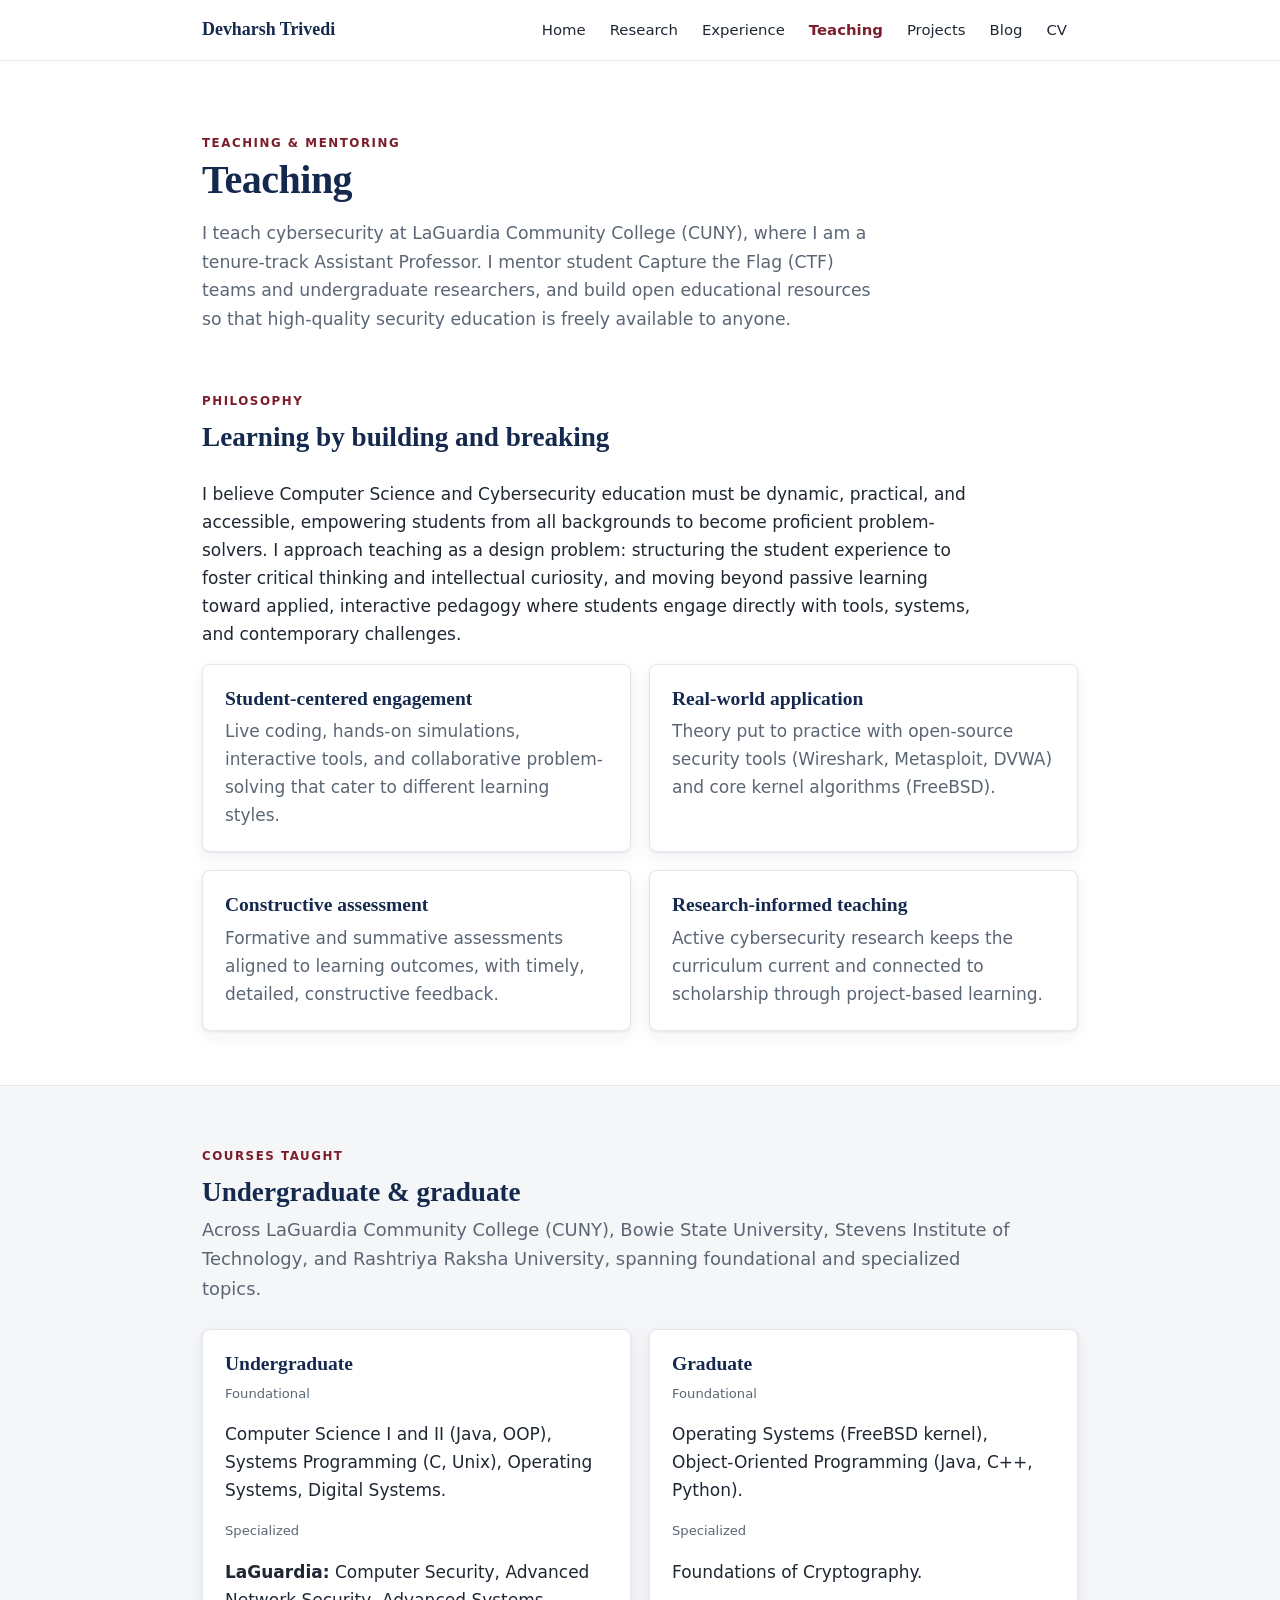
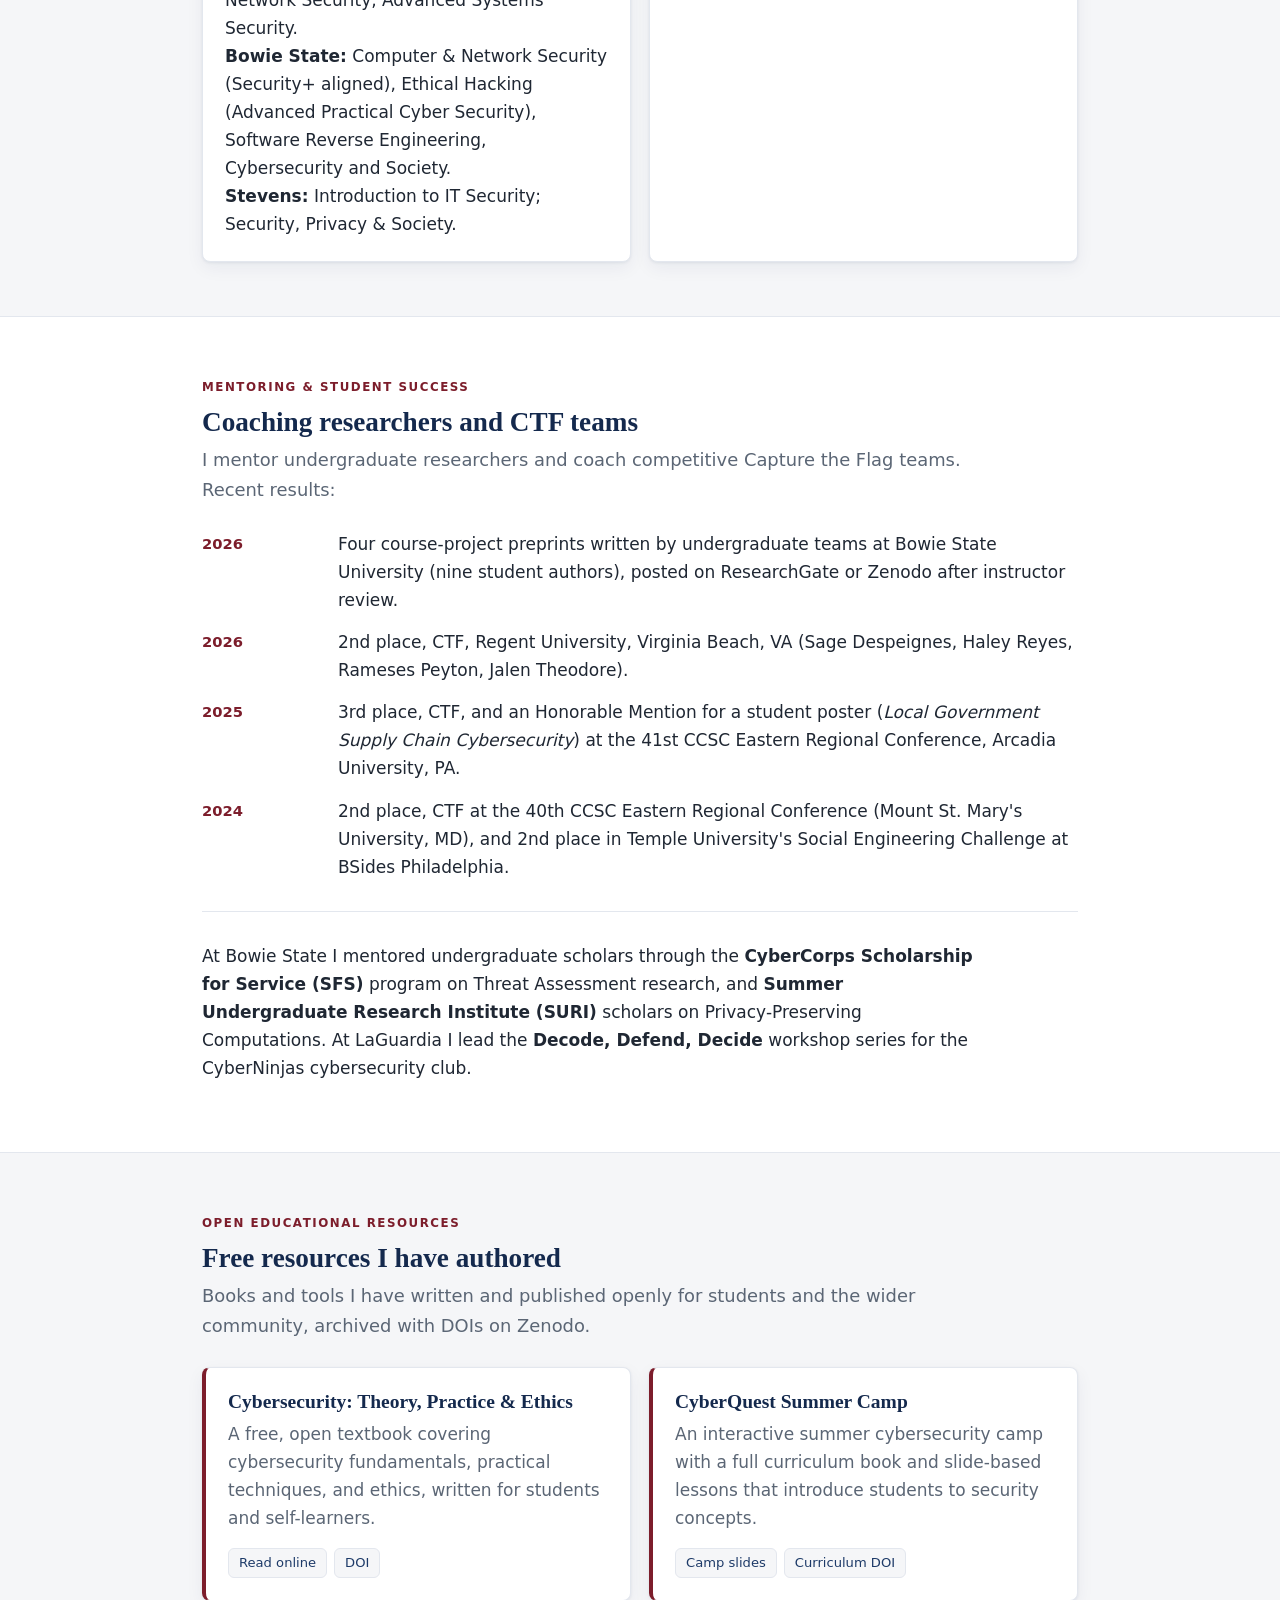
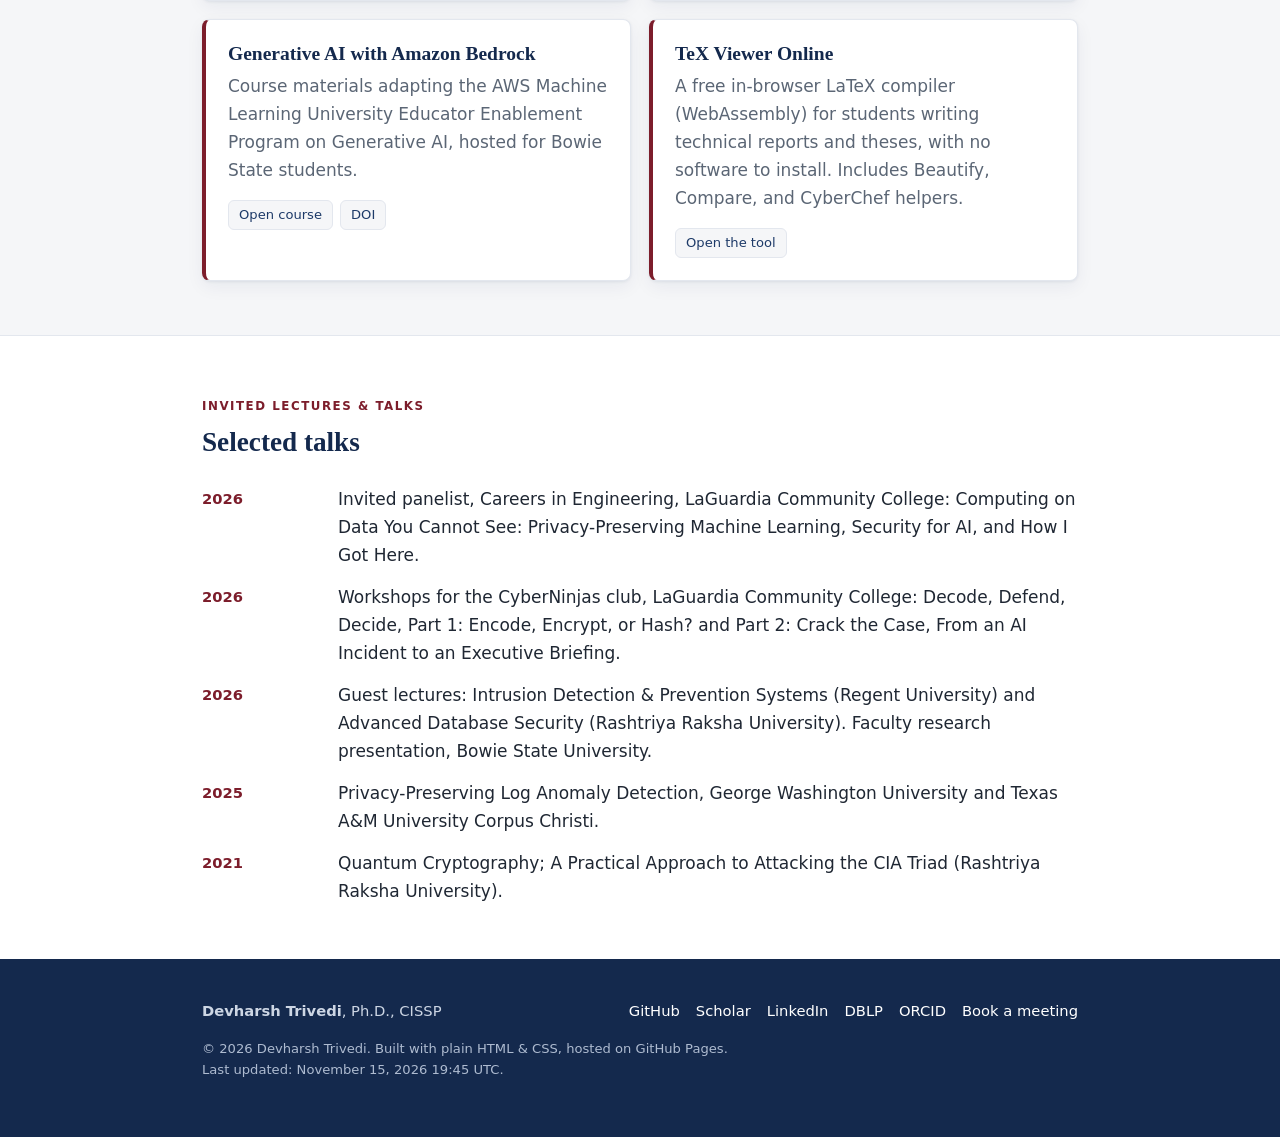
<file: teaching.html>
<!DOCTYPE html>
<html lang="en">
<head>
<meta charset="utf-8">
<meta name="viewport" content="width=device-width, initial-scale=1">
<title>Teaching - Devharsh Trivedi</title>
<meta name="description" content="Teaching by Devharsh Trivedi: cybersecurity courses at LaGuardia Community College (CUNY) and Bowie State University, CTF mentoring and student awards, a free open cybersecurity textbook, a summer cyber camp, and Generative AI course materials.">
<link rel="canonical" href="https://www.devharsh.me/teaching.html">
<link rel="stylesheet" href="assets/style.css">
<meta name="author" content="Devharsh Trivedi">
<meta name="robots" content="index,follow,max-image-preview:large,max-snippet:-1">
<meta name="theme-color" content="#14294d">
<meta property="og:type" content="website">
<meta property="og:site_name" content="Devharsh Trivedi">
<meta property="og:title" content="Teaching - Devharsh Trivedi">
<meta property="og:description" content="Teaching by Devharsh Trivedi: cybersecurity courses at LaGuardia Community College (CUNY) and Bowie State University, CTF mentoring and student awards, a free open cybersecurity textbook, a summer cyber camp, and Generative AI course materials.">
<meta property="og:url" content="https://www.devharsh.me/teaching.html">
<meta property="og:image" content="https://www.devharsh.me/assets/profile.jpg">
<meta property="og:image:alt" content="Devharsh Trivedi">
<meta name="twitter:card" content="summary">
<meta name="twitter:title" content="Teaching - Devharsh Trivedi">
<meta name="twitter:description" content="Teaching by Devharsh Trivedi: cybersecurity courses at LaGuardia Community College (CUNY) and Bowie State University, CTF mentoring and student awards, a free open cybersecurity textbook, a summer cyber camp, and Generative AI course materials.">
<meta name="twitter:image" content="https://www.devharsh.me/assets/profile.jpg">
<script type="application/ld+json">
{
  "@context": "https://schema.org",
  "@graph": [
    {
      "@type": "WebSite",
      "@id": "https://www.devharsh.me/#website",
      "url": "https://www.devharsh.me/",
      "name": "Devharsh Trivedi",
      "inLanguage": "en",
      "publisher": {
        "@id": "https://www.devharsh.me/#person"
      }
    },
    {
      "@type": "Person",
      "@id": "https://www.devharsh.me/#person",
      "name": "Devharsh Trivedi",
      "givenName": "Devharsh",
      "familyName": "Trivedi",
      "honorificSuffix": "Ph.D., CISSP",
      "description": "Computer scientist and software engineer specializing in privacy-preserving machine learning, applied cryptography, and security analytics. Assistant Professor at LaGuardia Community College (CUNY); former Senior Software Engineer at Philips and Senior Applications Engineer at Oracle.",
      "url": "https://www.devharsh.me/",
      "image": "https://www.devharsh.me/assets/profile.jpg",
      "email": "mailto:hi@devharsh.me",
      "jobTitle": "Assistant Professor",
      "worksFor": {
        "@type": "CollegeOrUniversity",
        "name": "LaGuardia Community College, City University of New York"
      },
      "alumniOf": [
        {
          "@type": "CollegeOrUniversity",
          "name": "Stevens Institute of Technology"
        },
        {
          "@type": "CollegeOrUniversity",
          "name": "Nirma Institute of Technology"
        },
        {
          "@type": "CollegeOrUniversity",
          "name": "Gandhinagar Institute of Technology"
        }
      ],
      "knowsAbout": [
        "Privacy-Preserving Machine Learning",
        "Applied Cryptography",
        "Fully Homomorphic Encryption",
        "Security Analytics",
        "Federated Learning",
        "Differential Privacy",
        "Cybersecurity"
      ],
      "identifier": {
        "@type": "PropertyValue",
        "propertyID": "ORCID",
        "value": "https://orcid.org/0000-0001-6374-7249"
      },
      "sameAs": [
        "https://github.com/devharsh",
        "https://scholar.google.com/citations?user=zxkRN_MAAAAJ",
        "https://dblp.org/pid/288/3509.html",
        "https://orcid.org/0000-0001-6374-7249",
        "https://www.researchgate.net/profile/Devharsh-Trivedi",
        "https://www.linkedin.com/in/devharsh/",
        "https://stackoverflow.com/users/4064166/devharsh-trivedi",
        "https://www.credly.com/users/devharsh-trivedi/badges",
        "https://stevens.academia.edu/devharsh",
        "https://blog.devharsh.me/",
        "https://com.puter.tips/"
      ]
    },
    {
      "@type": "WebPage",
      "@id": "https://www.devharsh.me/teaching.html#webpage",
      "url": "https://www.devharsh.me/teaching.html",
      "name": "Teaching - Devharsh Trivedi",
      "isPartOf": {
        "@id": "https://www.devharsh.me/#website"
      },
      "about": {
        "@id": "https://www.devharsh.me/#person"
      },
      "inLanguage": "en",
      "description": "Teaching by Devharsh Trivedi: cybersecurity courses at LaGuardia Community College (CUNY) and Bowie State University, CTF mentoring and student awards, a free open cybersecurity textbook, a summer cyber camp, and Generative AI course materials."
    }
  ]
}
</script>
</head>
<body>
<a class="skip-link" href="#main">Skip to main content</a>

<nav class="nav" aria-label="Primary">
  <div class="nav-inner">
    <a class="brand" href="index.html">Devharsh Trivedi</a>
    <div class="nav-links">
      <a href="index.html">Home</a>
      <a href="research.html">Research</a>
      <a href="experience.html">Experience</a>
      <a href="teaching.html" class="active" aria-current="page">Teaching</a>
      <a href="projects.html">Projects</a>
      <a href="blog.html">Blog</a>
      <a href="cv.html">CV</a>
    </div>
  </div>
</nav>

<main id="main">

<header class="hero" style="padding-bottom:18px;">
  <div class="wrap">
    <span class="eyebrow">Teaching &amp; Mentoring</span>
    <h1>Teaching</h1>
    <p class="pitch">I teach cybersecurity at LaGuardia Community College (CUNY), where I am a tenure-track Assistant Professor. I mentor student Capture the Flag (CTF) teams and undergraduate researchers, and build open educational resources so that high-quality security education is freely available to anyone.</p>
  </div>
</header>

<!-- ===== Teaching philosophy ===== -->
<section style="padding-top:18px;">
  <div class="wrap">
    <div class="section-head">
      <span class="kicker">Philosophy</span>
      <h2>Learning by building and breaking</h2>
    </div>
    <p>I believe Computer Science and Cybersecurity education must be dynamic, practical, and accessible, empowering students from all backgrounds to become proficient problem-solvers. I approach teaching as a design problem: structuring the student experience to foster critical thinking and intellectual curiosity, and moving beyond passive learning toward applied, interactive pedagogy where students engage directly with tools, systems, and contemporary challenges.</p>
    <div class="grid grid-2" style="margin-top:10px;">
      <div class="card"><h3>Student-centered engagement</h3><p class="muted">Live coding, hands-on simulations, interactive tools, and collaborative problem-solving that cater to different learning styles.</p></div>
      <div class="card"><h3>Real-world application</h3><p class="muted">Theory put to practice with open-source security tools (Wireshark, Metasploit, DVWA) and core kernel algorithms (FreeBSD).</p></div>
      <div class="card"><h3>Constructive assessment</h3><p class="muted">Formative and summative assessments aligned to learning outcomes, with timely, detailed, constructive feedback.</p></div>
      <div class="card"><h3>Research-informed teaching</h3><p class="muted">Active cybersecurity research keeps the curriculum current and connected to scholarship through project-based learning.</p></div>
    </div>
  </div>
</section>

<!-- ===== Courses taught ===== -->
<section class="band">
  <div class="wrap">
    <div class="section-head">
      <span class="kicker">Courses Taught</span>
      <h2>Undergraduate &amp; graduate</h2>
      <p class="lede">Across LaGuardia Community College (CUNY), Bowie State University, Stevens Institute of Technology, and Rashtriya Raksha University, spanning foundational and specialized topics.</p>
    </div>
    <div class="grid grid-2">
      <div class="card">
        <h3>Undergraduate</h3>
        <p class="meta">Foundational</p>
        <p>Computer Science I and II (Java, OOP), Systems Programming (C, Unix), Operating Systems, Digital Systems.</p>
        <p class="meta">Specialized</p>
        <p><strong>LaGuardia:</strong> Computer Security, Advanced Network Security, Advanced Systems Security.<br><strong>Bowie State:</strong> Computer &amp; Network Security (Security+ aligned), Ethical Hacking (Advanced Practical Cyber Security), Software Reverse Engineering, Cybersecurity and Society.<br><strong>Stevens:</strong> Introduction to IT Security; Security, Privacy &amp; Society.</p>
      </div>
      <div class="card">
        <h3>Graduate</h3>
        <p class="meta">Foundational</p>
        <p>Operating Systems (FreeBSD kernel), Object-Oriented Programming (Java, C++, Python).</p>
        <p class="meta">Specialized</p>
        <p>Foundations of Cryptography.</p>
      </div>
    </div>
  </div>
</section>

<!-- ===== Mentoring & student success ===== -->
<section>
  <div class="wrap">
    <div class="section-head">
      <span class="kicker">Mentoring &amp; Student Success</span>
      <h2>Coaching researchers and CTF teams</h2>
      <p class="lede">I mentor undergraduate researchers and coach competitive Capture the Flag teams. Recent results:</p>
    </div>
    <div class="deflist">
      <div class="defrow"><div class="yr">2026</div><div>Four course-project preprints written by undergraduate teams at Bowie State University (nine student authors), posted on ResearchGate or Zenodo after instructor review.</div></div>
      <div class="defrow"><div class="yr">2026</div><div>2nd place, CTF, Regent University, Virginia Beach, VA (Sage Despeignes, Haley Reyes, Rameses Peyton, Jalen Theodore).</div></div>
      <div class="defrow"><div class="yr">2025</div><div>3rd place, CTF, and an Honorable Mention for a student poster (<em>Local Government Supply Chain Cybersecurity</em>) at the 41st CCSC Eastern Regional Conference, Arcadia University, PA.</div></div>
      <div class="defrow"><div class="yr">2024</div><div>2nd place, CTF at the 40th CCSC Eastern Regional Conference (Mount St. Mary's University, MD), and 2nd place in Temple University's Social Engineering Challenge at BSides Philadelphia.</div></div>
    </div>
    <hr class="rule">
    <p>At Bowie State I mentored undergraduate scholars through the <strong>CyberCorps Scholarship for Service (SFS)</strong> program on Threat Assessment research, and <strong>Summer Undergraduate Research Institute (SURI)</strong> scholars on Privacy-Preserving Computations. At LaGuardia I lead the <strong>Decode, Defend, Decide</strong> workshop series for the CyberNinjas cybersecurity club.</p>
  </div>
</section>

<!-- ===== Open educational resources ===== -->
<section class="band">
  <div class="wrap">
    <div class="section-head">
      <span class="kicker">Open Educational Resources</span>
      <h2>Free resources I have authored</h2>
      <p class="lede">Books and tools I have written and published openly for students and the wider community, archived with DOIs on Zenodo.</p>
    </div>
    <div class="grid grid-2">

      <div class="card highlight-card">
        <h3>Cybersecurity: Theory, Practice &amp; Ethics</h3>
        <p class="muted">A free, open textbook covering cybersecurity fundamentals, practical techniques, and ethics, written for students and self-learners.</p>
        <div class="pub" style="border:none;padding:0;"><div class="links"><a href="https://book.com.puter.tips/intro.html" target="_blank" rel="noopener">Read online</a><a href="https://doi.org/10.5281/zenodo.20581926" target="_blank" rel="noopener">DOI</a></div></div>
      </div>

      <div class="card highlight-card">
        <h3>CyberQuest Summer Camp</h3>
        <p class="muted">An interactive summer cybersecurity camp with a full curriculum book and slide-based lessons that introduce students to security concepts.</p>
        <div class="pub" style="border:none;padding:0;"><div class="links"><a href="https://camp.com.puter.tips/Interactive_Slides.html" target="_blank" rel="noopener">Camp slides</a><a href="https://doi.org/10.5281/zenodo.20635564" target="_blank" rel="noopener">Curriculum DOI</a></div></div>
      </div>

      <div class="card highlight-card">
        <h3>Generative AI with Amazon Bedrock</h3>
        <p class="muted">Course materials adapting the AWS Machine Learning University Educator Enablement Program on Generative AI, hosted for Bowie State students.</p>
        <div class="pub" style="border:none;padding:0;"><div class="links"><a href="https://bsu-devharsh.github.io/aws-mlu-eep-generative-ai/intro.html" target="_blank" rel="noopener">Open course</a><a href="https://doi.org/10.5281/zenodo.20652883" target="_blank" rel="noopener">DOI</a></div></div>
      </div>

      <div class="card highlight-card">
        <h3>TeX Viewer Online</h3>
        <p class="muted">A free in-browser LaTeX compiler (WebAssembly) for students writing technical reports and theses, with no software to install. Includes Beautify, Compare, and CyberChef helpers.</p>
        <div class="pub" style="border:none;padding:0;"><div class="links"><a href="https://devharsh.github.io/tex2pdf/" target="_blank" rel="noopener">Open the tool</a></div></div>
      </div>

    </div>
  </div>
</section>

<!-- ===== Invited talks ===== -->
<section>
  <div class="wrap">
    <div class="section-head">
      <span class="kicker">Invited Lectures &amp; Talks</span>
      <h2>Selected talks</h2>
    </div>
    <div class="deflist">
      <div class="defrow"><div class="yr">2026</div><div>Invited panelist, Careers in Engineering, LaGuardia Community College: Computing on Data You Cannot See: Privacy-Preserving Machine Learning, Security for AI, and How I Got Here.</div></div>
      <div class="defrow"><div class="yr">2026</div><div>Workshops for the CyberNinjas club, LaGuardia Community College: Decode, Defend, Decide, Part 1: Encode, Encrypt, or Hash? and Part 2: Crack the Case, From an AI Incident to an Executive Briefing.</div></div>
      <div class="defrow"><div class="yr">2026</div><div>Guest lectures: Intrusion Detection &amp; Prevention Systems (Regent University) and Advanced Database Security (Rashtriya Raksha University). Faculty research presentation, Bowie State University.</div></div>
      <div class="defrow"><div class="yr">2025</div><div>Privacy-Preserving Log Anomaly Detection, George Washington University and Texas A&amp;M University Corpus Christi.</div></div>
      <div class="defrow"><div class="yr">2021</div><div>Quantum Cryptography; A Practical Approach to Attacking the CIA Triad (Rashtriya Raksha University).</div></div>
    </div>
  </div>
</section>

</main>

<footer>
  <div class="wrap">
    <div class="foot-grid">
      <div>
        <strong>Devharsh Trivedi</strong>, Ph.D., CISSP
      </div>
      <div class="foot-links">
        <a href="https://github.com/devharsh" target="_blank" rel="noopener">GitHub</a>
        <a href="https://scholar.google.com/citations?user=zxkRN_MAAAAJ" target="_blank" rel="noopener">Scholar</a>
        <a href="https://www.linkedin.com/in/devharsh/" target="_blank" rel="noopener">LinkedIn</a>
        <a href="https://dblp.org/pid/288/3509.html" target="_blank" rel="noopener">DBLP</a>
        <a href="https://orcid.org/0000-0001-6374-7249" target="_blank" rel="noopener">ORCID</a>
        <a href="https://blog.devharsh.me/p/book-meeting.html" target="_blank" rel="noopener">Book a meeting</a>
      </div>
    </div>
    <p class="foot-note">&copy; <span id="yr">2026</span> Devharsh Trivedi. Built with plain HTML &amp; CSS, hosted on GitHub Pages.<br>Last updated: November 15, 2026 19:45 UTC.</p>
  </div>
</footer>
<script>document.getElementById('yr').textContent=new Date().getFullYear();</script>
</body>
</html>
</file>
<file: assets/style.css>
/* =========================================================
   Devharsh Trivedi - personal site
   Classic professional theme (navy + burgundy, light)
   Hand-built static CSS, no build step.
   ========================================================= */

:root{
  --ink:#1f2733;
  --muted:#5b6675;
  --bg:#ffffff;
  --band:#f5f6f8;
  --line:#e3e7ee;
  --navy:#14294d;
  --navy-700:#1d3a68;
  --accent:#7c1d2b;
  --accent-700:#651622;
  --serif:Georgia,"Times New Roman",Times,serif;
  --sans:system-ui,-apple-system,"Segoe UI",Roboto,Helvetica,Arial,sans-serif;
  --maxw:920px;
  --radius:8px;
  --shadow:0 1px 3px rgba(20,41,77,.07),0 6px 18px rgba(20,41,77,.06);
}

*{box-sizing:border-box;}
html{scroll-behavior:smooth;}
body{
  margin:0;
  font-family:var(--sans);
  color:var(--ink);
  background:var(--bg);
  line-height:1.65;
  font-size:17px;
  -webkit-font-smoothing:antialiased;
  text-rendering:optimizeLegibility;
}

/* ---------- Layout ---------- */
.wrap{max-width:var(--maxw);margin:0 auto;padding:0 22px;}
section{padding:54px 0;}
.band{background:var(--band);border-top:1px solid var(--line);border-bottom:1px solid var(--line);}
.lede{font-size:1.12rem;color:var(--muted);}

/* ---------- Typography ---------- */
h1,h2,h3,h4{font-family:var(--serif);color:var(--navy);line-height:1.25;margin:0 0 .5em;font-weight:700;}
h1{font-size:2.5rem;letter-spacing:-.5px;}
h2{font-size:1.7rem;}
h3{font-size:1.22rem;}
p{margin:0 0 1rem;}
a{color:var(--navy-700);text-decoration:none;}
a:hover{color:var(--accent);text-decoration:underline;}
.section-head{margin-bottom:26px;}
.section-head h2{margin-bottom:6px;}
.section-head .kicker{display:inline-block;font-family:var(--sans);font-size:.74rem;font-weight:700;letter-spacing:.13em;text-transform:uppercase;color:var(--accent);margin-bottom:8px;}
.eyebrow{font-family:var(--sans);font-size:.74rem;font-weight:700;letter-spacing:.13em;text-transform:uppercase;color:var(--accent);}

/* ---------- Top navigation ---------- */
.nav{position:sticky;top:0;z-index:50;background:rgba(255,255,255,.94);backdrop-filter:saturate(180%) blur(8px);border-bottom:1px solid var(--line);}
.nav-inner{max-width:var(--maxw);margin:0 auto;padding:0 22px;display:flex;align-items:center;justify-content:space-between;min-height:60px;gap:18px;}
.brand{font-family:var(--serif);font-weight:700;font-size:1.12rem;color:var(--navy);white-space:nowrap;}
.brand:hover{text-decoration:none;color:var(--navy);}
.brand .pip{color:var(--accent);}
.nav-links{display:flex;flex-wrap:wrap;gap:2px;align-items:center;}
.nav-links a{font-family:var(--sans);font-size:.93rem;color:var(--ink);padding:8px 11px;border-radius:6px;font-weight:500;}
.nav-links a:hover{background:var(--band);color:var(--navy);text-decoration:none;}
.nav-links a.active{color:var(--accent);font-weight:700;}
.nav-toggle{display:none;}

/* ---------- Hero ---------- */
.hero{padding:66px 0 40px;}
.hero .eyebrow{margin-bottom:14px;}
.hero h1{margin-bottom:14px;}
.hero .tagline{font-size:1.28rem;color:var(--ink);font-family:var(--serif);max-width:38ch;}
.hero .pitch{font-size:1.08rem;color:var(--muted);max-width:62ch;margin-top:14px;}
.hero-grid{display:grid;grid-template-columns:1fr auto;gap:40px;align-items:center;}
.avatar{width:172px;height:172px;border-radius:50%;object-fit:cover;border:4px solid #fff;box-shadow:var(--shadow);}
.avatar-fallback{width:172px;height:172px;border-radius:50%;display:flex;align-items:center;justify-content:center;background:var(--navy);color:#fff;font-family:var(--serif);font-size:3.4rem;font-weight:700;box-shadow:var(--shadow);}
.avatar-photo{width:200px;height:200px;border-radius:50%;background:var(--navy);box-shadow:var(--shadow);display:flex;align-items:center;justify-content:center;overflow:hidden;}
.avatar-photo img{width:184px;height:184px;object-fit:cover;border-radius:50%;display:block;}
.avatar-photo .avatar-mono{display:none;font-family:var(--serif);font-size:3.4rem;font-weight:700;color:#fff;}
.avatar-photo.is-empty img{display:none;}
.avatar-photo.is-empty .avatar-mono{display:block;}

/* ---------- Buttons ---------- */
.btns{display:flex;flex-wrap:wrap;gap:11px;margin-top:26px;}
.btn{display:inline-flex;align-items:center;gap:8px;font-family:var(--sans);font-size:.95rem;font-weight:600;padding:11px 18px;border-radius:7px;border:1.5px solid var(--navy);transition:transform .04s ease, background .15s ease, color .15s ease;cursor:pointer;}
.btn:hover{text-decoration:none;transform:translateY(-1px);}
.btn-primary{background:var(--navy);color:#fff;}
.btn-primary:hover{background:var(--navy-700);color:#fff;}
.btn-ghost{background:transparent;color:var(--navy);}
.btn-ghost:hover{background:var(--navy);color:#fff;}
.btn-sm{padding:7px 13px;font-size:.86rem;border-width:1px;}

/* ---------- Cards / lists ---------- */
.grid{display:grid;gap:18px;}
.grid-2{grid-template-columns:repeat(2,1fr);}
.grid-3{grid-template-columns:repeat(3,1fr);}
.card{background:#fff;border:1px solid var(--line);border-radius:var(--radius);padding:22px;box-shadow:var(--shadow);}
.card h3{margin-bottom:6px;}
.card p:last-child{margin-bottom:0;}
.card .meta{font-size:.82rem;color:var(--muted);font-family:var(--sans);}

.highlight-card{border-left:4px solid var(--accent);}

/* Focus areas pills */
.tags{display:flex;flex-wrap:wrap;gap:8px;margin-top:6px;}
.tag{font-family:var(--sans);font-size:.8rem;background:var(--band);border:1px solid var(--line);color:var(--navy);padding:4px 11px;border-radius:999px;}

/* ---------- Publications ---------- */
.pub-group{margin-bottom:34px;}
.pub-group:last-child{margin-bottom:0;}
.pub-group h3{padding-bottom:8px;border-bottom:2px solid var(--line);}
.pub{padding:16px 0;border-bottom:1px solid var(--line);}
.pub:last-child{border-bottom:none;}
.pub .title{font-weight:600;color:var(--navy);font-size:1.04rem;}
.pub .authors{font-size:.93rem;color:var(--ink);margin:3px 0;}
.pub .venue{font-size:.9rem;color:var(--muted);font-style:italic;}
.pub .links{margin-top:7px;display:flex;flex-wrap:wrap;gap:7px;align-items:center;}
.pub .links a{font-size:.82rem;font-family:var(--sans);background:var(--band);border:1px solid var(--line);padding:3px 10px;border-radius:6px;color:var(--navy-700);}
.pub .links a:hover{background:var(--navy);color:#fff;text-decoration:none;}
.you{font-weight:700;color:var(--accent);}

/* ---------- Experience / timeline ---------- */
.role{border-left:3px solid var(--line);padding:0 0 26px 22px;position:relative;}
.role:last-child{padding-bottom:0;}
.role::before{content:"";position:absolute;left:-8px;top:4px;width:13px;height:13px;border-radius:50%;background:var(--navy);border:3px solid #fff;box-shadow:0 0 0 1px var(--line);}
.role h3{margin-bottom:2px;}
.role .org{font-family:var(--sans);font-weight:600;color:var(--ink);}
.role .when{font-family:var(--sans);font-size:.85rem;color:var(--muted);margin-bottom:8px;}
.note{background:#fff8e6;border:1px solid #f0e0a8;border-radius:7px;padding:12px 15px;font-size:.9rem;color:#6b5a16;}

/* ---------- Definition rows (education etc.) ---------- */
.deflist{display:grid;gap:14px;}
.defrow{display:grid;grid-template-columns:120px 1fr;gap:16px;}
.defrow .yr{font-family:var(--sans);font-weight:700;color:var(--accent);font-size:.92rem;padding-top:2px;}

/* ---------- Footer ---------- */
footer{background:var(--navy);color:#cdd6e4;padding:40px 0;font-size:.92rem;}
footer a{color:#fff;}
footer a:hover{color:#fff;text-decoration:underline;}
.foot-grid{display:flex;flex-wrap:wrap;justify-content:space-between;gap:20px;align-items:center;}
.foot-links{display:flex;flex-wrap:wrap;gap:16px;}
.foot-note{color:#8ea0bd;font-size:.82rem;margin-top:14px;}

/* ---------- Misc ---------- */
.center{text-align:center;}
.muted{color:var(--muted);}
hr.rule{border:none;border-top:1px solid var(--line);margin:30px 0;}
.icon{width:16px;height:16px;vertical-align:-2px;}

/* ---------- Responsive ---------- */
@media (max-width:760px){
  body{font-size:16px;}
  h1{font-size:2rem;}
  h2{font-size:1.45rem;}
  .hero-grid{grid-template-columns:1fr;gap:24px;}
  .hero{padding:40px 0 26px;}
  .avatar,.avatar-fallback,.avatar-photo{width:132px;height:132px;}
  .avatar-fallback,.avatar-photo .avatar-mono{font-size:2.6rem;}
  .avatar-photo img{width:118px;height:118px;}
  .grid-2,.grid-3{grid-template-columns:1fr;}
  .defrow{grid-template-columns:74px 1fr;gap:12px;}
  .nav-links{gap:0;}
  .nav-links a{padding:7px 8px;font-size:.86rem;}
}
@media print{
  .nav,footer .foot-links,.btns,.skip-link{display:none;}
  body{font-size:12pt;}
}

/* ===================================================================
   Accessibility
   =================================================================== */
.skip-link{position:absolute;left:8px;top:-52px;background:var(--navy);color:#fff;padding:11px 18px;border-radius:0 0 8px 8px;z-index:200;font-weight:600;transition:top .15s ease;}
.skip-link:focus{top:0;}
:focus-visible{outline:3px solid var(--accent);outline-offset:2px;border-radius:4px;}
.btn:focus-visible,.tag:focus-visible,.nav-links a:focus-visible,.brand:focus-visible,.card:focus-visible{outline:3px solid var(--accent);outline-offset:3px;}
#main{scroll-margin-top:72px;}
:target{scroll-margin-top:84px;}
@media (prefers-reduced-motion: reduce){
  html{scroll-behavior:auto;}
  *,*::before,*::after{animation-duration:.001ms!important;animation-iteration-count:1!important;transition-duration:.001ms!important;}
  .btn:hover{transform:none;}
}
@media (prefers-contrast: more){
  :root{--muted:#39424f;--line:#c2cad6;}
  .nav{background:#fff;}
  .tag{border-color:#9aa6b6;}
}

/* ===================================================================
   Responsive refinements (fluid type, tablet + mobile)
   =================================================================== */
h1{font-size:clamp(1.9rem,5vw,2.5rem);}
h2{font-size:clamp(1.35rem,3.4vw,1.7rem);}
.hero .tagline{font-size:clamp(1.08rem,2.8vw,1.28rem);}
.hero .pitch{font-size:clamp(1rem,2.4vw,1.08rem);}
section p{max-width:72ch;}
.foot-note{color:#aebbd0;}

/* Tablet: 3-up grids collapse to 2-up */
@media (max-width:860px){
  .grid-3{grid-template-columns:repeat(2,1fr);}
}

/* Mobile: brand on its own row, nav links scroll horizontally */
@media (max-width:620px){
  .nav-inner{flex-direction:column;align-items:stretch;gap:2px;min-height:0;padding-top:8px;padding-bottom:6px;}
  .brand{padding:2px 0;}
  .nav-links{flex-wrap:nowrap;overflow-x:auto;gap:2px;padding-bottom:2px;scrollbar-width:none;-webkit-overflow-scrolling:touch;}
  .nav-links::-webkit-scrollbar{display:none;}
  .nav-links a{white-space:nowrap;padding:10px 12px;}
  #main{scroll-margin-top:104px;}
  .grid-2,.grid-3{grid-template-columns:1fr;}
  .btn{padding:12px 16px;}
}

/* ===================================================================
   BibTeX toggle + copy (Research page)
   =================================================================== */
.bib{margin:0;}
.bib[open]{flex-basis:100%;margin-top:4px;}
.bib summary{cursor:pointer;display:inline-block;font-family:var(--sans);font-size:.82rem;font-weight:600;color:var(--navy-700);list-style:none;padding:3px 10px;border:1px solid var(--line);border-radius:6px;background:var(--band);}
.bib summary::-webkit-details-marker{display:none;}
.bib summary:hover{color:#fff;background:var(--navy);border-color:var(--navy);}
.bib[open] summary{color:#fff;background:var(--navy);border-color:var(--navy);margin-bottom:8px;}
.bibwrap{position:relative;}
.bibwrap pre{margin:0;background:#0f1b33;color:#e7edf6;border-radius:8px;padding:14px 14px 14px;overflow-x:auto;font-size:.78rem;line-height:1.55;white-space:pre;font-family:ui-monospace,SFMono-Regular,Menlo,Consolas,monospace;}
.copybtn{position:absolute;top:8px;right:8px;font-family:var(--sans);font-size:.72rem;font-weight:700;letter-spacing:.02em;background:var(--accent);color:#fff;border:none;border-radius:5px;padding:5px 11px;cursor:pointer;}
.copybtn:hover{background:var(--accent-700);}
.copybtn.copied{background:#1f7a3d;}
.codetag{font-weight:700;}
</file>
